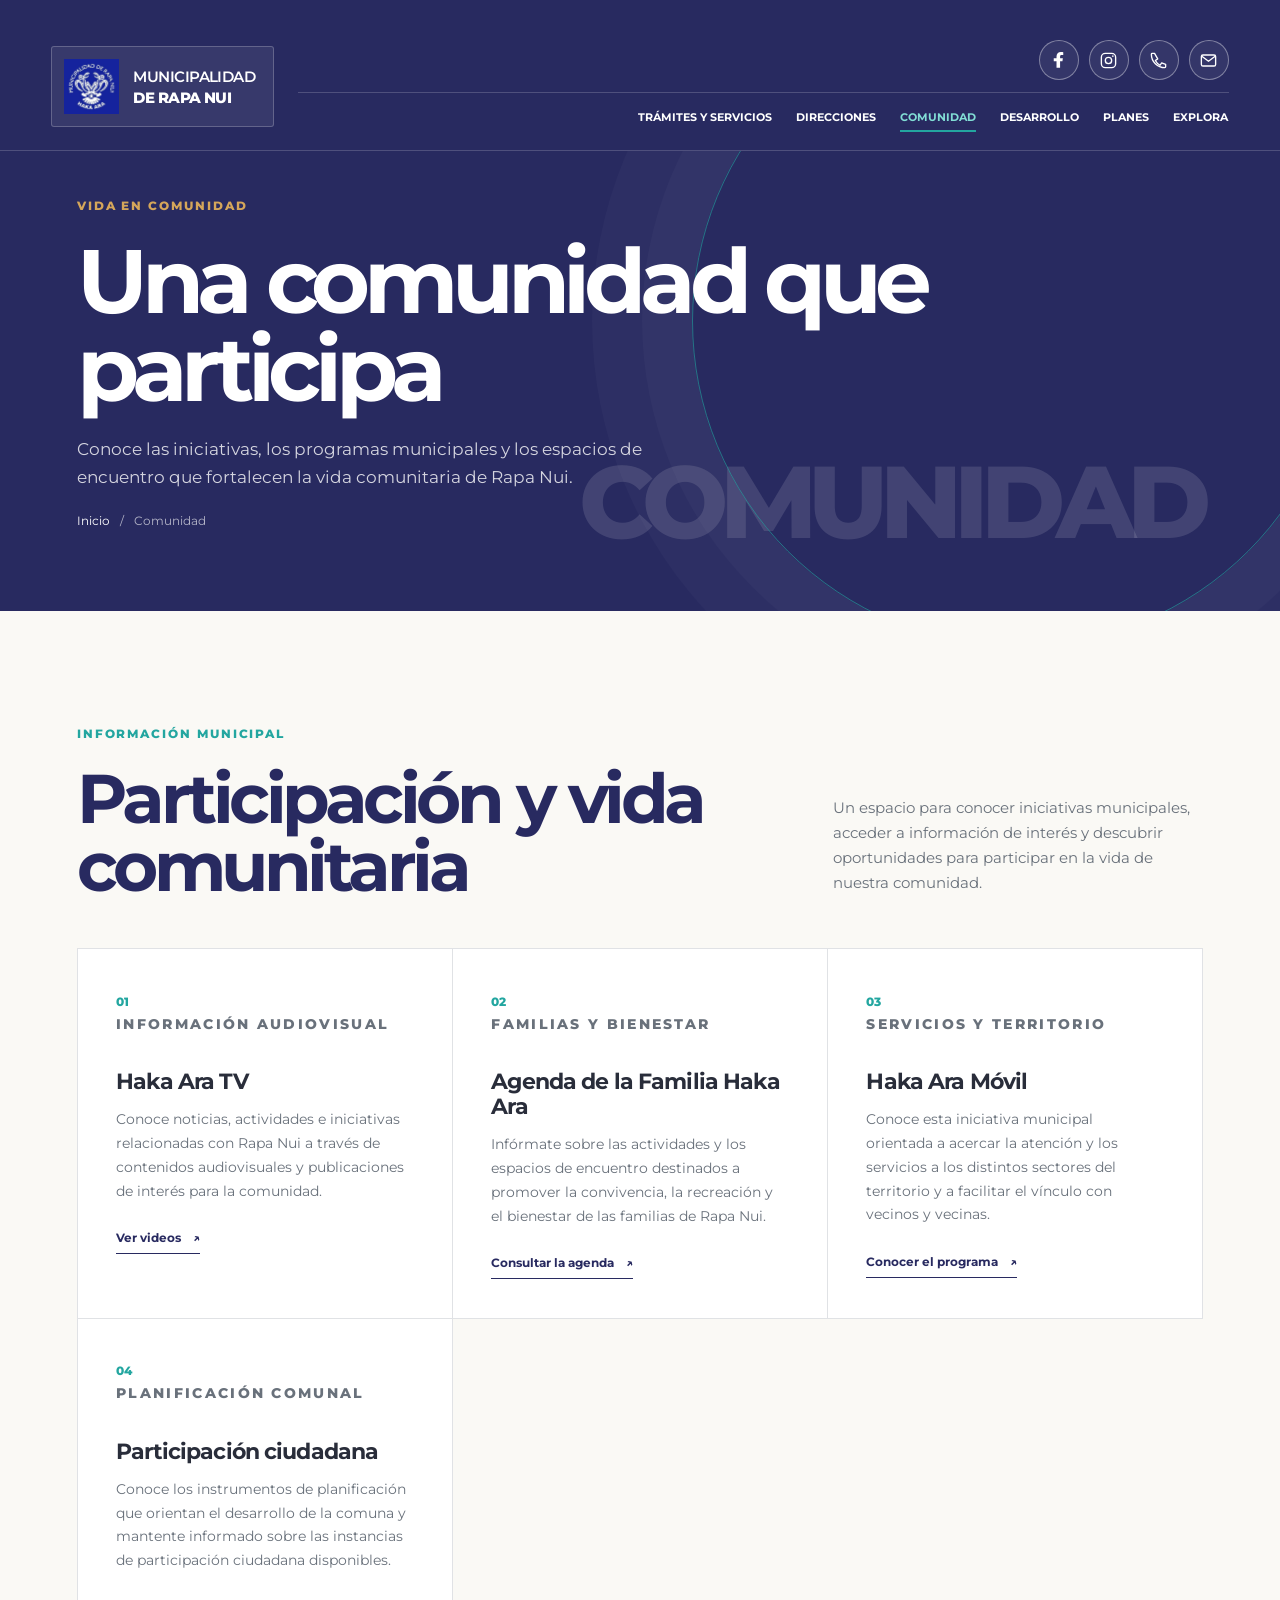
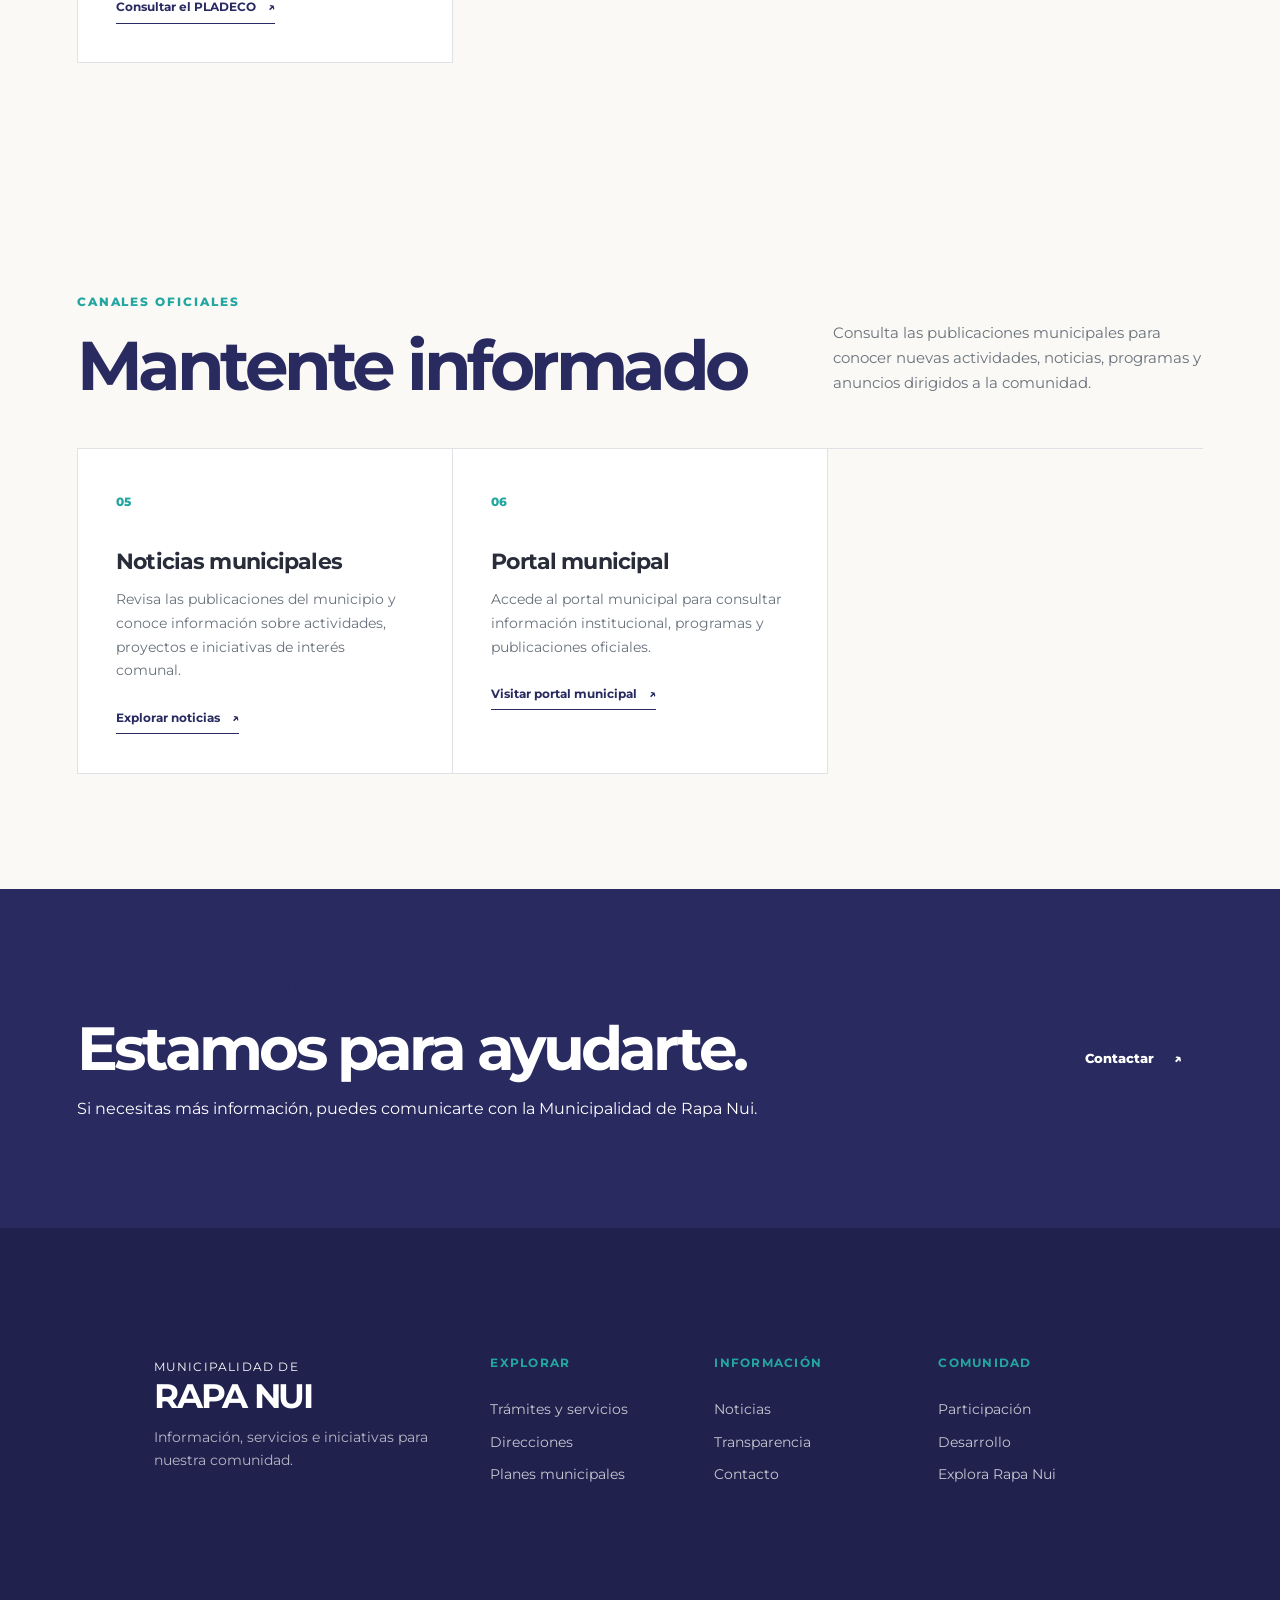
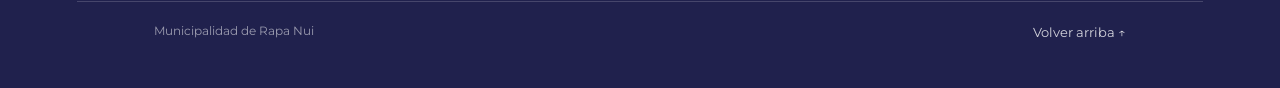
<file: comunidad.html>
<!doctype html>
<html lang="es">
<head>
  <meta charset="utf-8">
  <meta name="viewport" content="width=device-width, initial-scale=1">
  <meta name="theme-color" content="#282A60">
  <meta name="description" content="Conoce los programas municipales, Haka Ara TV, las actividades familiares y las iniciativas de participación ciudadana de Rapa Nui.">
  <title>Comunidad | Municipalidad de Rapa Nui</title>

  <link rel="preconnect" href="https://fonts.googleapis.com">
  <link rel="preconnect" href="https://fonts.gstatic.com" crossorigin>
  <link href="https://fonts.googleapis.com/css2?family=Montserrat:wght@400;500;600;700;800&display=swap" rel="stylesheet">
  <link rel="stylesheet" href="styles.css">
  <script src="script.js" defer></script>
</head>

<body id="top">

<a class="skip-link" href="#contenido">Saltar al contenido</a>

<header class="site-header">
  <div class="header-topline" aria-hidden="true"></div>

  <div class="header-inner">
    <a class="brand" href="index.html" aria-label="Municipalidad de Rapa Nui, inicio">
      <img
        class="brand-logo"
        src="logo-municipalidad.jpeg"
        alt="Escudo oficial de la Municipalidad de Rapa Nui, Haka Ara">
      <span class="brand-name">Municipalidad <strong>de Rapa Nui</strong></span>
    </a>

    <div class="header-tools" aria-label="Redes sociales y contacto">
      <a class="icon-link" href="https://www.facebook.com/MuniRapaNui" target="_blank" rel="noopener noreferrer" aria-label="Facebook de la Municipalidad" title="Facebook">
        <svg viewBox="0 0 24 24" aria-hidden="true">
          <path d="M14 21v-8h3l.5-4H14V7c0-1.2.4-2 2-2h2V1.5C17.3 1.3 16.2 1.2 15 1.2c-3.5 0-5.5 2.1-5.5 5.9V9H6v4h3.5v8z" fill="currentColor" stroke="none"/>
        </svg>
      </a>
      <a class="icon-link" href="https://www.instagram.com/haretavana/" target="_blank" rel="noopener noreferrer" aria-label="Instagram de la Municipalidad" title="Instagram">
        <svg viewBox="0 0 24 24" aria-hidden="true">
          <rect x="3" y="3" width="18" height="18" rx="5"/>
          <circle cx="12" cy="12" r="4"/>
          <circle cx="17.5" cy="6.5" r="1" fill="currentColor" stroke="none"/>
        </svg>
      </a>
      <a class="icon-link" href="tel:+56322100226" aria-label="Llamar a la Municipalidad" title="Teléfono: (32) 210 0226">
        <svg viewBox="0 0 24 24" aria-hidden="true">
          <path d="M7 3H4a1 1 0 0 0-1 1c0 9.4 7.6 17 17 17a1 1 0 0 0 1-1v-3l-5-2-2 3a14 14 0 0 1-6-6l3-2z"/>
        </svg>
      </a>
      <a class="icon-link" href="mailto:iorana@rapanui.net" aria-label="Enviar correo a la Municipalidad" title="Correo: iorana@rapanui.net">
        <svg viewBox="0 0 24 24" aria-hidden="true">
          <rect x="3" y="5" width="18" height="14" rx="2"/>
          <path d="m4 7 8 6 8-6"/>
        </svg>
      </a>
    </div>

    <button class="menu-toggle" type="button" aria-expanded="false" aria-controls="menu-principal">
      <span class="menu-toggle-lines" aria-hidden="true"></span>
      <span class="menu-toggle-label">Menú</span>
    </button>

    <nav class="main-nav" id="menu-principal" aria-label="Navegación principal">
      <a href="tramites.html">Trámites y servicios</a>
      <a href="direcciones.html">Direcciones</a>
      <a href="comunidad.html" aria-current="page">Comunidad</a>
      <a href="desarrollo.html">Desarrollo</a>
      <a href="planes.html">Planes</a>
      <a href="explora.html">Explora</a>
    </nav>
  </div>
</header>

<main id="contenido">

  <section class="interior-hero">
    <div class="interior-hero-inner reveal">
      <p class="eyebrow">VIDA EN COMUNIDAD</p>
      <h1>Una comunidad que participa</h1>
      <p class="interior-lead">
        Conoce las iniciativas, los programas municipales y los
        espacios de encuentro que fortalecen la vida comunitaria
        de Rapa Nui.
      </p>
      <div class="breadcrumb">
        <a href="index.html">Inicio</a>
        <span aria-hidden="true">/</span>
        <span aria-current="page">Comunidad</span>
      </div>
    </div>
    <div class="interior-mark" aria-hidden="true">
      <span>COMUNIDAD</span>
    </div>
  </section>

  <!-- PROGRAMAS E INICIATIVAS -->
  <section class="section interior-section">
    <div class="section-heading reveal">
      <div>
        <p class="eyebrow">Información municipal</p>
        <h2>Participación y vida comunitaria</h2>
      </div>
      <p>
        Un espacio para conocer iniciativas municipales, acceder
        a información de interés y descubrir oportunidades para
        participar en la vida de nuestra comunidad.
      </p>
    </div>

    <div class="detail-grid">

      <article class="detail-card reveal">
        <span class="detail-index">01</span>
        <p class="eyebrow">Información audiovisual</p>
        <h2>Haka Ara TV</h2>
        <p>
          Conoce noticias, actividades e iniciativas relacionadas
          con Rapa Nui a través de contenidos audiovisuales y
          publicaciones de interés para la comunidad.
        </p>
        <a class="text-link" href="https://www.youtube.com/playlist?list=PLPRiv_yhcBK5-3xzPZp5t1J4JGxhwiCga" target="_blank" rel="noopener noreferrer">
          Ver videos <span aria-hidden="true">↗</span>
        </a>
      </article>

      <article class="detail-card reveal">
        <span class="detail-index">02</span>
        <p class="eyebrow">Familias y bienestar</p>
        <h2>Agenda de la Familia Haka Ara</h2>
        <p>
          Infórmate sobre las actividades y los espacios de
          encuentro destinados a promover la convivencia,
          la recreación y el bienestar de las familias de Rapa Nui.
        </p>
        <a class="text-link" href="https://rapanui.net/noticias/agenda-de-la-familia-2026-id-23108" target="_blank" rel="noopener noreferrer">
          Consultar la agenda <span aria-hidden="true">↗</span>
        </a>
      </article>

      <article class="detail-card reveal">
        <span class="detail-index">03</span>
        <p class="eyebrow">Servicios y territorio</p>
        <h2>Haka Ara Móvil</h2>
        <p>
          Conoce esta iniciativa municipal orientada a acercar
          la atención y los servicios a los distintos sectores
          del territorio y a facilitar el vínculo con vecinos
          y vecinas.
        </p>
        <a class="text-link" href="https://www.rapanui.net/secciones/8431" target="_blank" rel="noopener noreferrer">
          Conocer el programa <span aria-hidden="true">↗</span>
        </a>
      </article>

      <article class="detail-card reveal">
        <span class="detail-index">04</span>
        <p class="eyebrow">Planificación comunal</p>
        <h2>Participación ciudadana</h2>
        <p>
          Conoce los instrumentos de planificación que orientan
          el desarrollo de la comuna y mantente informado sobre
          las instancias de participación ciudadana disponibles.
        </p>
        <a class="text-link" href="https://municipalidadderapanui.ligup2.com/secciones/8115" target="_blank" rel="noopener noreferrer">
          Consultar el PLADECO <span aria-hidden="true">↗</span>
        </a>
      </article>

    </div>
  </section>

  <!-- CANALES OFICIALES -->
  <section class="section interior-section">
    <div class="section-heading reveal">
      <div>
        <p class="eyebrow">Canales oficiales</p>
        <h2>Mantente informado</h2>
      </div>
      <p>
        Consulta las publicaciones municipales para conocer
        nuevas actividades, noticias, programas y anuncios
        dirigidos a la comunidad.
      </p>
    </div>

    <div class="detail-grid">
      <article class="detail-card reveal">
        <span class="detail-index">05</span>
        <h2>Noticias municipales</h2>
        <p>
          Revisa las publicaciones del municipio y conoce
          información sobre actividades, proyectos e iniciativas
          de interés comunal.
        </p>
        <a class="text-link" href="noticias.html">
          Explorar noticias <span aria-hidden="true">↗</span>
        </a>
      </article>

      <article class="detail-card reveal">
        <span class="detail-index">06</span>
        <h2>Portal municipal</h2>
        <p>
          Accede al portal municipal para consultar información
          institucional, programas y publicaciones oficiales.
        </p>
        <a class="text-link" href="https://rapanui.net/" target="_blank" rel="noopener noreferrer">
          Visitar portal municipal <span aria-hidden="true">↗</span>
        </a>
      </article>
    </div>
  </section>

  <!-- CONTACTO -->
  <section class="contact-band reveal">
    <div>
      <p class="eyebrow">¿Necesitas orientación?</p>
      <h2>Estamos para ayudarte.</h2>
      <p>
        Si necesitas más información, puedes comunicarte
        con la Municipalidad de Rapa Nui.
      </p>
    </div>
    <a class="button button-dark" href="contacto.html">
      Contactar <span aria-hidden="true">↗</span>
    </a>
  </section>

</main>

<footer class="site-footer">
  <div class="footer-main">
    <div class="footer-brand">
      <span class="footer-kicker">Municipalidad de</span>
      <strong>Rapa Nui</strong>
      <p>Información, servicios e iniciativas para nuestra comunidad.</p>
    </div>

    <div class="footer-column">
      <h2>Explorar</h2>
      <a href="tramites.html">Trámites y servicios</a>
      <a href="direcciones.html">Direcciones</a>
      <a href="planes.html">Planes municipales</a>
    </div>

    <div class="footer-column">
      <h2>Información</h2>
      <a href="noticias.html">Noticias</a>
      <a href="transparencia.html">Transparencia</a>
      <a href="contacto.html">Contacto</a>
    </div>

    <div class="footer-column">
      <h2>Comunidad</h2>
      <a href="comunidad.html">Participación</a>
      <a href="desarrollo.html">Desarrollo</a>
      <a href="explora.html">Explora Rapa Nui</a>
    </div>
  </div>

  <div class="footer-bottom">
    <span>Municipalidad de Rapa Nui</span>
    <a href="#top">Volver arriba ↑</a>
  </div>
</footer>

</body>
</html>
</file>
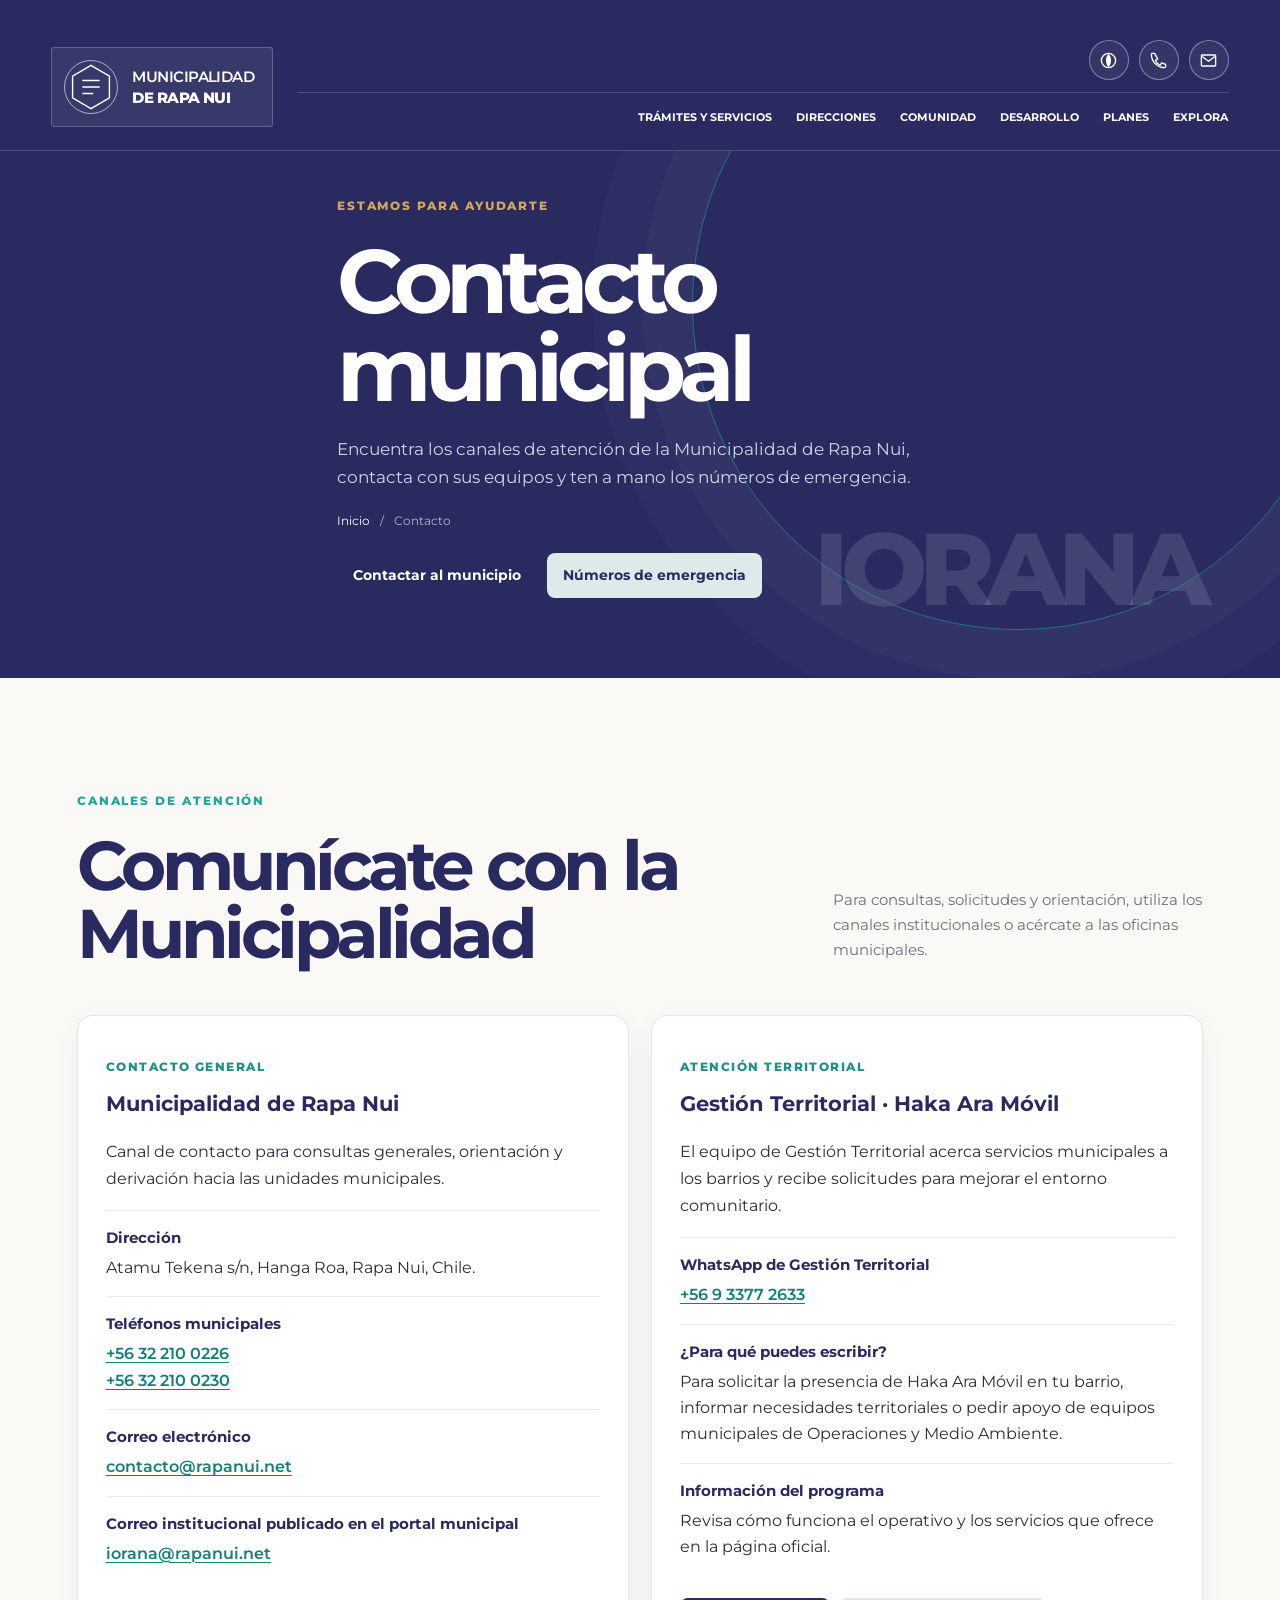
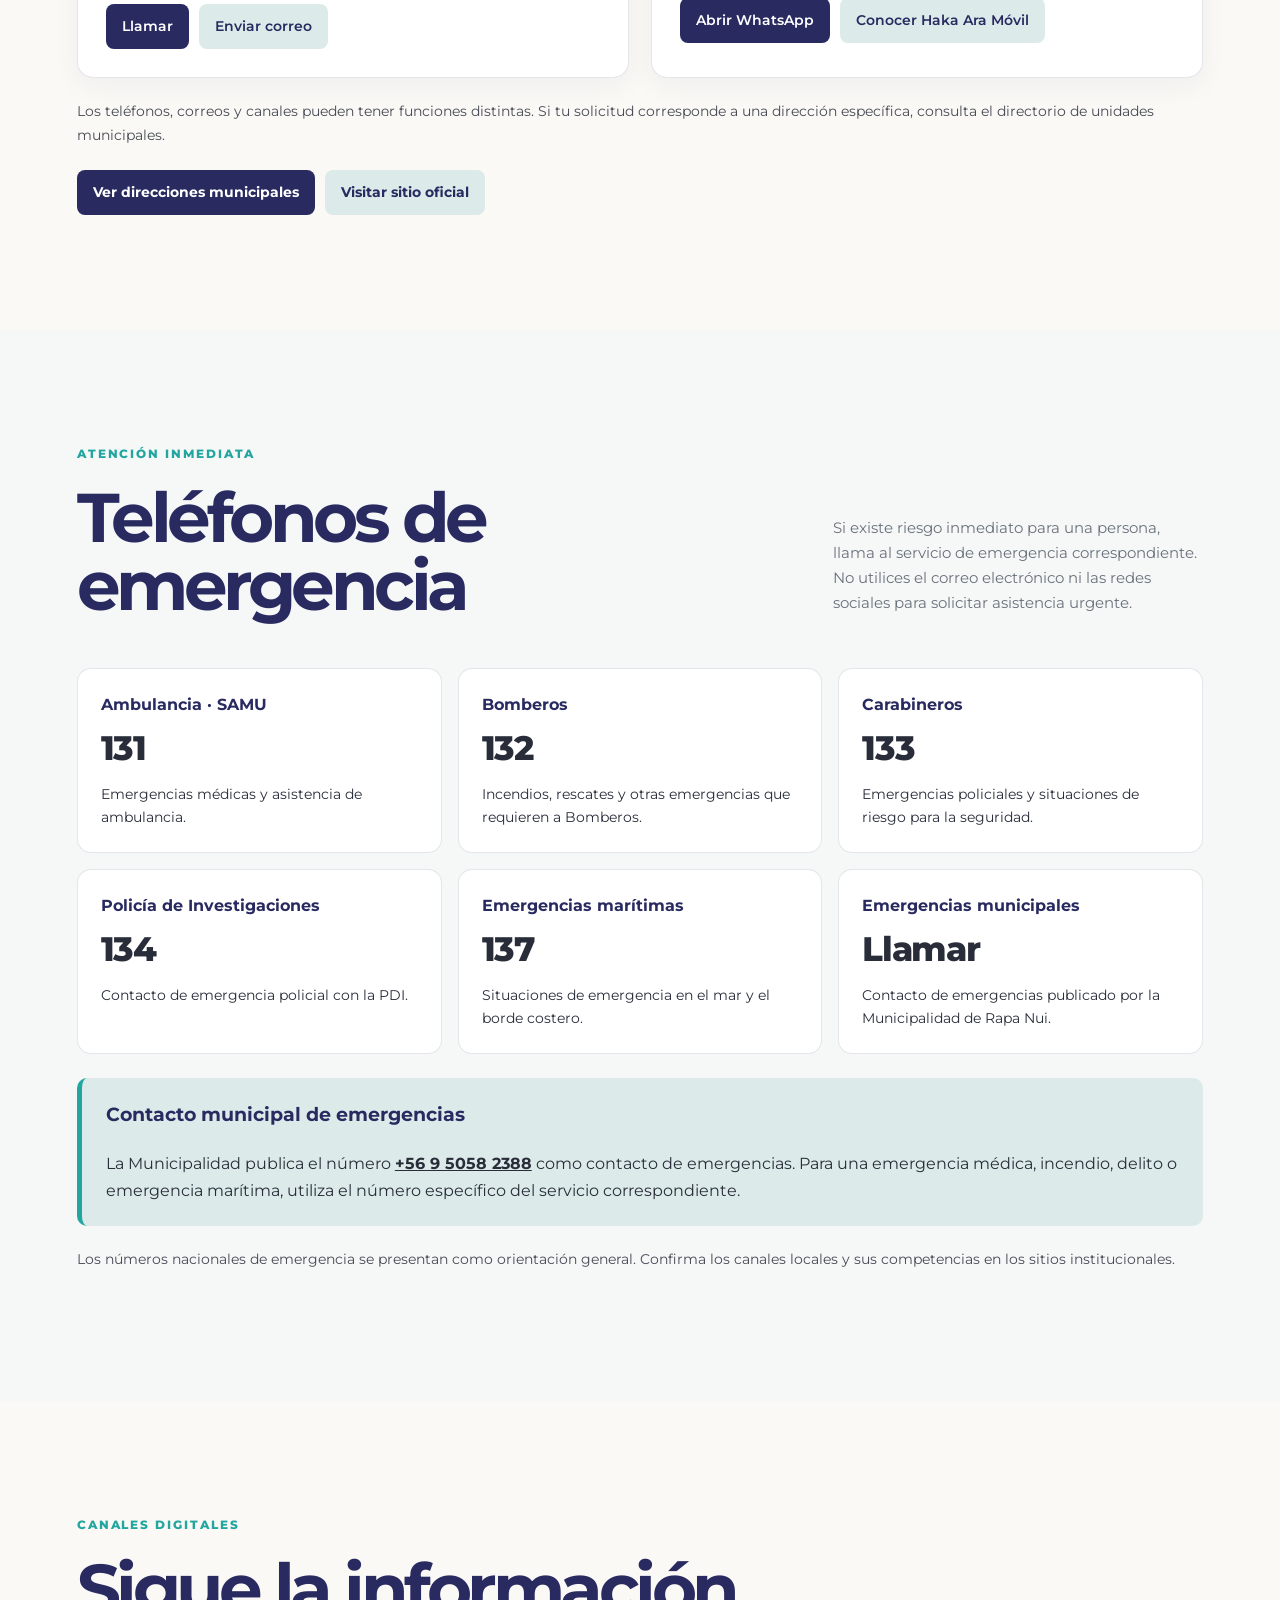
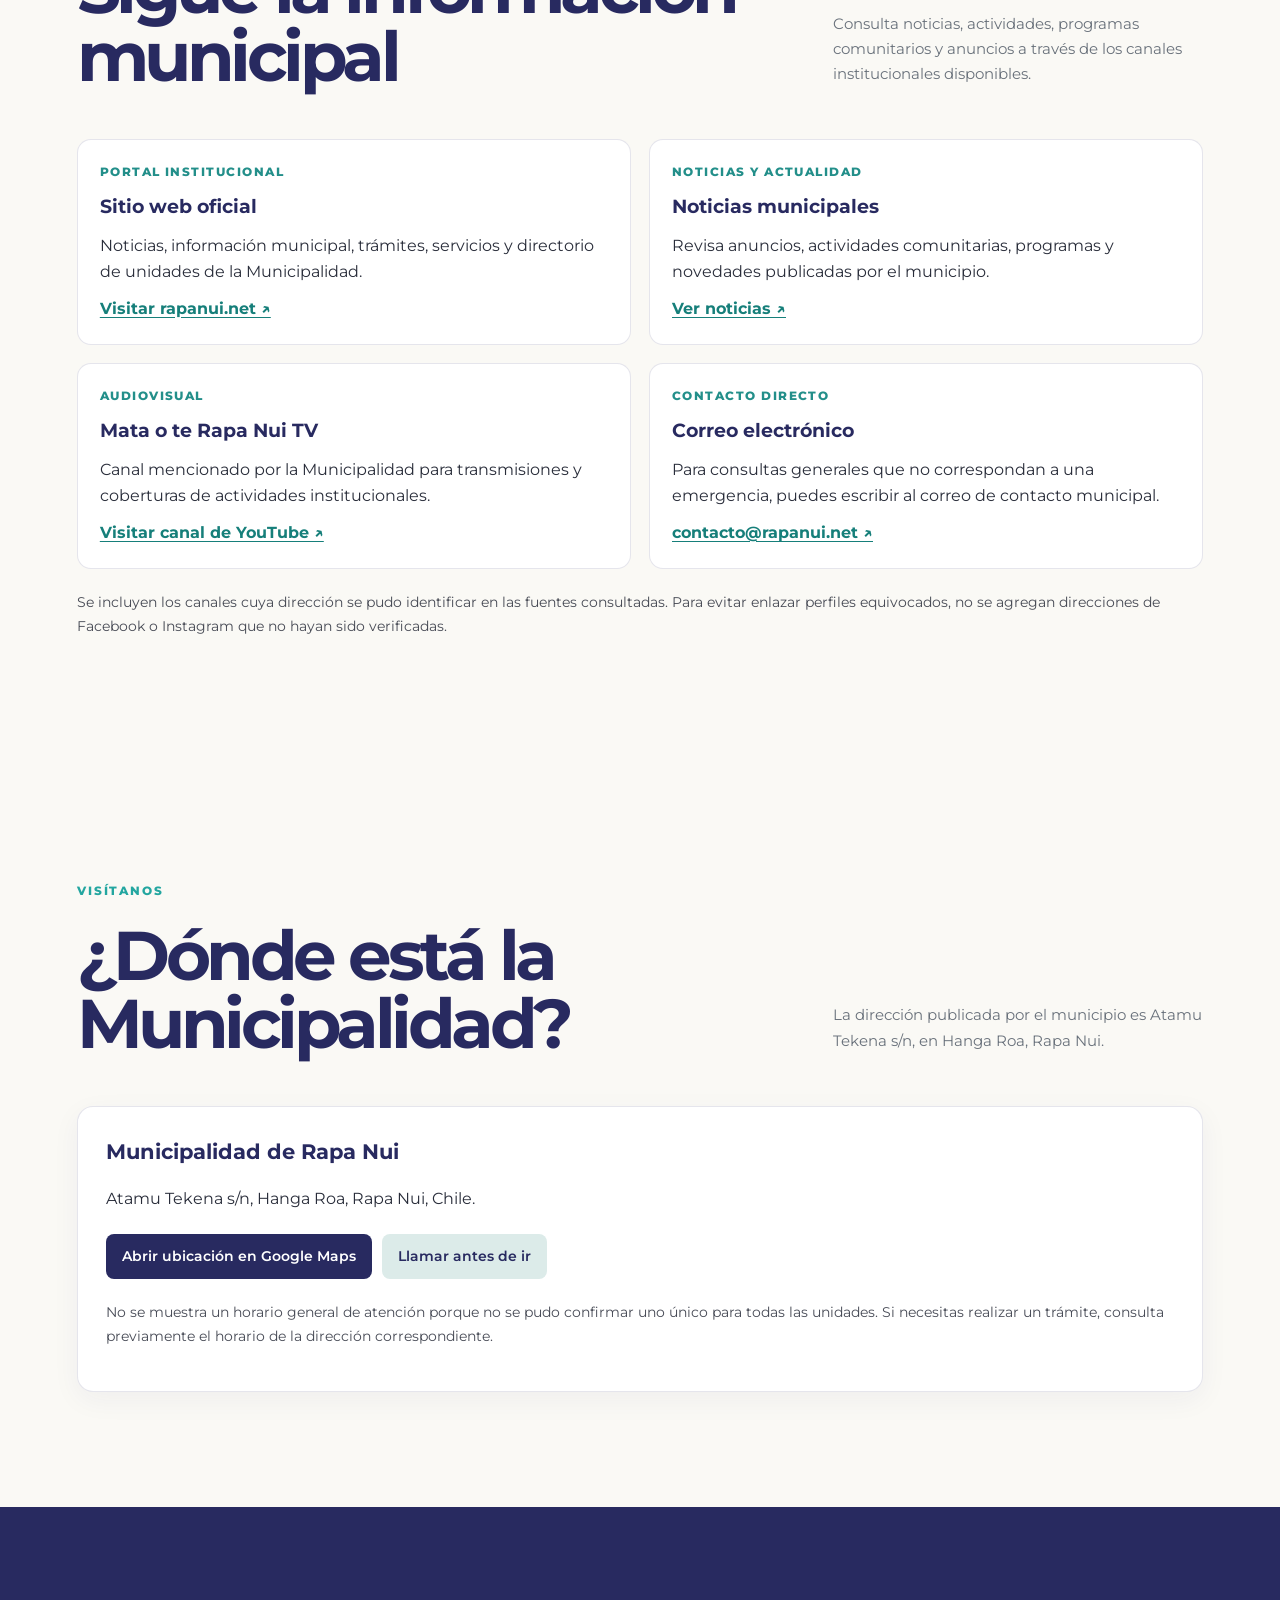
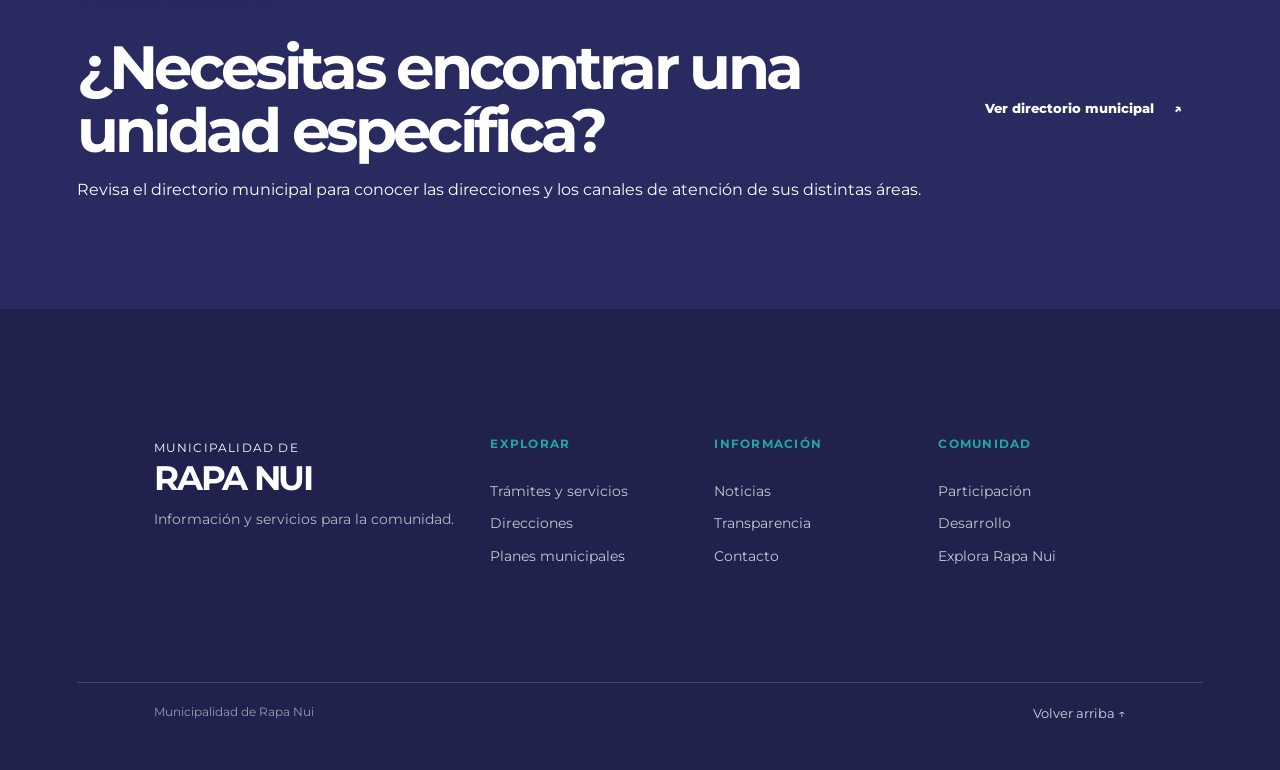
<file: contacto.html>
<!doctype html>
<html lang="es">
<head>
  <meta charset="utf-8">
  <meta name="viewport" content="width=device-width, initial-scale=1">
  <meta name="theme-color" content="#282A60">
  <meta name="description" content="Contacta a la Municipalidad de Rapa Nui. Información municipal, teléfonos, correos, emergencias y redes oficiales.">
  <title>Contacto | Municipalidad de Rapa Nui</title>

  <link rel="preconnect" href="https://fonts.googleapis.com">
  <link rel="preconnect" href="https://fonts.gstatic.com" crossorigin>
  <link href="https://fonts.googleapis.com/css2?family=Montserrat:wght@400;500;600;700;800&display=swap" rel="stylesheet">
  <link rel="stylesheet" href="styles.css">
  <script src="script.js" defer></script>

  <style>
    .contact-intro {
      max-width: 760px;
    }

    .contact-main-grid {
      display: grid;
      grid-template-columns: repeat(2, minmax(0, 1fr));
      gap: 22px;
      margin-top: 34px;
    }

    .contact-panel {
      background: #fff;
      border: 1px solid rgba(40, 42, 96, .12);
      border-radius: 16px;
      padding: 28px;
      box-shadow: 0 8px 28px rgba(40, 42, 96, .05);
      min-width: 0;
    }

    .contact-panel h2 {
      color: #282A60;
      font-size: 1.3rem;
      margin: 0 0 12px;
    }

    .contact-panel > p {
      line-height: 1.7;
    }

    .contact-label {
      color: #238f8a;
      font-size: .76rem;
      font-weight: 800;
      letter-spacing: .12em;
      margin-bottom: 10px;
      text-transform: uppercase;
    }

    .contact-detail {
      border-top: 1px solid #e7ecec;
      padding: 15px 0;
    }

    .contact-detail:first-of-type {
      margin-top: 18px;
    }

    .contact-detail strong {
      color: #282A60;
      display: block;
      font-size: .91rem;
      margin-bottom: 5px;
    }

    .contact-detail p {
      margin: 0;
      line-height: 1.65;
      overflow-wrap: anywhere;
    }

    .contact-detail a,
    .contact-panel a:not(.button) {
      color: #167f7a;
      font-weight: 600;
      text-decoration-thickness: 1px;
      text-underline-offset: 3px;
      overflow-wrap: anywhere;
    }

    .contact-actions {
      display: flex;
      flex-wrap: wrap;
      gap: 10px;
      margin-top: 22px;
    }

    .contact-actions a {
      display: inline-flex;
      align-items: center;
      justify-content: center;
      min-height: 44px;
      border-radius: 8px;
      padding: 11px 16px;
      font-size: .88rem;
      font-weight: 700;
      text-decoration: none;
    }

    .contact-action-primary {
      background: #282A60;
      color: white !important;
    }

    .contact-action-secondary {
      background: #DCEBE9;
      color: #282A60 !important;
    }

    .emergency-section {
      background: #f6f8f8;
    }

    .emergency-grid {
      display: grid;
      grid-template-columns: repeat(3, minmax(0, 1fr));
      gap: 16px;
      margin-top: 28px;
    }

    .emergency-card {
      background: white;
      border: 1px solid rgba(40, 42, 96, .12);
      border-radius: 14px;
      padding: 23px;
    }

    .emergency-number {
      color: #282A60;
      display: block;
      font-size: 2.1rem;
      font-weight: 800;
      letter-spacing: -.04em;
      line-height: 1.2;
      margin: 10px 0;
    }

    .emergency-card h3 {
      margin: 0;
      color: #282A60;
      font-size: 1rem;
    }

    .emergency-card p {
      font-size: .9rem;
      line-height: 1.6;
      margin-bottom: 0;
    }

    .emergency-card a {
      color: inherit;
      text-decoration: none;
    }

    .municipal-emergency {
      border-left: 5px solid #23A6A0;
      background: #DCEBE9;
      border-radius: 10px;
      margin-top: 24px;
      padding: 22px 24px;
    }

    .municipal-emergency h3 {
      color: #282A60;
      margin-top: 0;
    }

    .municipal-emergency p {
      line-height: 1.7;
      margin-bottom: 0;
    }

    .social-grid {
      display: grid;
      grid-template-columns: repeat(2, minmax(0, 1fr));
      gap: 18px;
      margin-top: 28px;
    }

    .social-card {
      border: 1px solid rgba(40, 42, 96, .12);
      border-radius: 14px;
      padding: 22px;
      display: flex;
      flex-direction: column;
      gap: 10px;
      background: white;
    }

    .social-card h3 {
      color: #282A60;
      margin: 0;
    }

    .social-card p {
      line-height: 1.65;
      margin: 0;
    }

    .social-card a {
      color: #167f7a;
      font-weight: 700;
      text-underline-offset: 3px;
    }

    .contact-note {
      font-size: .88rem;
      line-height: 1.7;
      opacity: .85;
      margin-top: 22px;
    }

    .contact-map {
      border: 0;
      border-radius: 14px;
      width: 100%;
      min-height: 300px;
      margin-top: 20px;
    }

    @media (max-width: 760px) {
      .contact-main-grid,
      .emergency-grid,
      .social-grid {
        grid-template-columns: 1fr;
      }

      .contact-panel {
        padding: 22px;
      }

      .emergency-number {
        font-size: 1.9rem;
      }
    }
  </style>
</head>

<body id="top">

<a class="skip-link" href="#contenido">Saltar al contenido</a>

<header class="site-header">
  <div class="header-topline" aria-hidden="true"></div>

  <div class="header-inner">
    <a class="brand" href="index.html" aria-label="Municipalidad de Rapa Nui, inicio">
      <span class="brand-mark" aria-hidden="true">
        <svg viewBox="0 0 48 48">
          <path d="M24 4 41 14v20L24 44 7 34V14z"/>
          <path d="M16 18h16M16 24h16M16 30h10"/>
        </svg>
      </span>
      <span class="brand-name">Municipalidad <strong>de Rapa Nui</strong></span>
    </a>

    <div class="header-tools" aria-label="Accesos de contacto">
      <a class="icon-link" href="https://rapanui.net/home" aria-label="Sitio web municipal">
        <svg viewBox="0 0 24 24" aria-hidden="true">
          <circle cx="12" cy="12" r="9"/>
          <path d="M3 12h18M12 3a14 14 0 0 1 0 18M12 3a14 14 0 0 0 0 18"/>
        </svg>
      </a>
      <a class="icon-link" href="tel:+56322100226" aria-label="Llamar a la Municipalidad">
        <svg viewBox="0 0 24 24" aria-hidden="true">
          <path d="M7 3H4a1 1 0 0 0-1 1c0 9.4 7.6 17 17 17a1 1 0 0 0 1-1v-3l-5-2-2 3a14 14 0 0 1-6-6l3-2z"/>
        </svg>
      </a>
      <a class="icon-link" href="mailto:contacto@rapanui.net" aria-label="Enviar correo electrónico">
        <svg viewBox="0 0 24 24" aria-hidden="true">
          <rect x="3" y="5" width="18" height="14" rx="1"/>
          <path d="m4 7 8 6 8-6"/>
        </svg>
      </a>
    </div>

    <button class="menu-toggle" type="button" aria-expanded="false" aria-controls="menu-principal">
      <span class="menu-toggle-lines" aria-hidden="true"></span>
      <span class="menu-toggle-label">Menú</span>
    </button>

    <nav class="main-nav" id="menu-principal" aria-label="Navegación principal">
      <a href="tramites.html">Trámites y servicios</a>
      <a href="direcciones.html">Direcciones</a>
      <a href="comunidad.html">Comunidad</a>
      <a href="desarrollo.html">Desarrollo</a>
      <a href="planes.html">Planes</a>
      <a href="explora.html">Explora</a>
    </nav>
  </div>
</header>

<main id="contenido">

  <section class="interior-hero">
    <div class="interior-hero-inner reveal contact-intro">
      <p class="eyebrow">ESTAMOS PARA AYUDARTE</p>
      <h1>Contacto municipal</h1>
      <p class="interior-lead">
        Encuentra los canales de atención de la Municipalidad de Rapa Nui,
        contacta con sus equipos y ten a mano los números de emergencia.
      </p>
      <div class="breadcrumb">
        <a href="index.html">Inicio</a>
        <span aria-hidden="true">/</span>
        <span aria-current="page">Contacto</span>
      </div>
      <div class="contact-actions">
        <a class="contact-action-primary" href="#contacto-municipal">Contactar al municipio</a>
        <a class="contact-action-secondary" href="#emergencias">Números de emergencia</a>
      </div>
    </div>
    <div class="interior-mark" aria-hidden="true">
      <span>IORANA</span>
    </div>
  </section>

  <section class="section interior-section" id="contacto-municipal">
    <div class="section-heading reveal">
      <div>
        <p class="eyebrow">CANALES DE ATENCIÓN</p>
        <h2>Comunícate con la Municipalidad</h2>
      </div>
      <p>
        Para consultas, solicitudes y orientación, utiliza los canales
        institucionales o acércate a las oficinas municipales.
      </p>
    </div>

    <div class="contact-main-grid">

      <article class="contact-panel reveal">
        <p class="contact-label">Contacto general</p>
        <h2>Municipalidad de Rapa Nui</h2>
        <p>
          Canal de contacto para consultas generales, orientación y
          derivación hacia las unidades municipales.
        </p>

        <div class="contact-detail">
          <strong>Dirección</strong>
          <p>Atamu Tekena s/n, Hanga Roa, Rapa Nui, Chile.</p>
        </div>

        <div class="contact-detail">
          <strong>Teléfonos municipales</strong>
          <p>
            <a href="tel:+56322100226">+56 32 210 0226</a><br>
            <a href="tel:+56322100230">+56 32 210 0230</a>
          </p>
        </div>

        <div class="contact-detail">
          <strong>Correo electrónico</strong>
          <p>
            <a href="mailto:contacto@rapanui.net">contacto@rapanui.net</a>
          </p>
        </div>

        <div class="contact-detail">
          <strong>Correo institucional publicado en el portal municipal</strong>
          <p>
            <a href="mailto:iorana@rapanui.net">iorana@rapanui.net</a>
          </p>
        </div>

        <div class="contact-actions">
          <a class="contact-action-primary" href="tel:+56322100226">Llamar</a>
          <a class="contact-action-secondary" href="mailto:contacto@rapanui.net">Enviar correo</a>
        </div>
      </article>

      <article class="contact-panel reveal">
        <p class="contact-label">Atención territorial</p>
        <h2>Gestión Territorial · Haka Ara Móvil</h2>
        <p>
          El equipo de Gestión Territorial acerca servicios municipales
          a los barrios y recibe solicitudes para mejorar el entorno comunitario.
        </p>

        <div class="contact-detail">
          <strong>WhatsApp de Gestión Territorial</strong>
          <p>
            <a href="https://wa.me/56933772633" target="_blank" rel="noopener noreferrer">
              +56 9 3377 2633
            </a>
          </p>
        </div>

        <div class="contact-detail">
          <strong>¿Para qué puedes escribir?</strong>
          <p>
            Para solicitar la presencia de Haka Ara Móvil en tu barrio,
            informar necesidades territoriales o pedir apoyo de equipos
            municipales de Operaciones y Medio Ambiente.
          </p>
        </div>

        <div class="contact-detail">
          <strong>Información del programa</strong>
          <p>
            Revisa cómo funciona el operativo y los servicios que ofrece
            en la página oficial.
          </p>
        </div>

        <div class="contact-actions">
          <a class="contact-action-primary" href="https://wa.me/56933772633" target="_blank" rel="noopener noreferrer">
            Abrir WhatsApp
          </a>
          <a class="contact-action-secondary" href="https://www.rapanui.net/secciones/8431" target="_blank" rel="noopener noreferrer">
            Conocer Haka Ara Móvil
          </a>
        </div>
      </article>

    </div>

    <p class="contact-note">
      Los teléfonos, correos y canales pueden tener funciones distintas.
      Si tu solicitud corresponde a una dirección específica, consulta
      el directorio de unidades municipales.
    </p>

    <div class="contact-actions reveal">
      <a class="contact-action-primary" href="direcciones.html">Ver direcciones municipales</a>
      <a class="contact-action-secondary" href="https://rapanui.net/home" target="_blank" rel="noopener noreferrer">
        Visitar sitio oficial
      </a>
    </div>
  </section>

  <section class="section interior-section emergency-section" id="emergencias">
    <div class="section-heading reveal">
      <div>
        <p class="eyebrow">ATENCIÓN INMEDIATA</p>
        <h2>Teléfonos de emergencia</h2>
      </div>
      <p>
        Si existe riesgo inmediato para una persona, llama al servicio
        de emergencia correspondiente. No utilices el correo electrónico
        ni las redes sociales para solicitar asistencia urgente.
      </p>
    </div>

    <div class="emergency-grid">

      <article class="emergency-card reveal">
        <h3>Ambulancia · SAMU</h3>
        <a class="emergency-number" href="tel:131">131</a>
        <p>Emergencias médicas y asistencia de ambulancia.</p>
      </article>

      <article class="emergency-card reveal">
        <h3>Bomberos</h3>
        <a class="emergency-number" href="tel:132">132</a>
        <p>Incendios, rescates y otras emergencias que requieren a Bomberos.</p>
      </article>

      <article class="emergency-card reveal">
        <h3>Carabineros</h3>
        <a class="emergency-number" href="tel:133">133</a>
        <p>Emergencias policiales y situaciones de riesgo para la seguridad.</p>
      </article>

      <article class="emergency-card reveal">
        <h3>Policía de Investigaciones</h3>
        <a class="emergency-number" href="tel:134">134</a>
        <p>Contacto de emergencia policial con la PDI.</p>
      </article>

      <article class="emergency-card reveal">
        <h3>Emergencias marítimas</h3>
        <a class="emergency-number" href="tel:137">137</a>
        <p>Situaciones de emergencia en el mar y el borde costero.</p>
      </article>

      <article class="emergency-card reveal">
        <h3>Emergencias municipales</h3>
        <a class="emergency-number" href="tel:+56950582388">Llamar</a>
        <p>Contacto de emergencias publicado por la Municipalidad de Rapa Nui.</p>
      </article>

    </div>

    <div class="municipal-emergency reveal">
      <h3>Contacto municipal de emergencias</h3>
      <p>
        La Municipalidad publica el número
        <strong><a href="tel:+56950582388">+56 9 5058 2388</a></strong>
        como contacto de emergencias. Para una emergencia médica, incendio,
        delito o emergencia marítima, utiliza el número específico del servicio
        correspondiente.
      </p>
    </div>

    <p class="contact-note">
      Los números nacionales de emergencia se presentan como orientación general.
      Confirma los canales locales y sus competencias en los sitios institucionales.
    </p>
  </section>

  <section class="section interior-section" id="redes">
    <div class="section-heading reveal">
      <div>
        <p class="eyebrow">CANALES DIGITALES</p>
        <h2>Sigue la información municipal</h2>
      </div>
      <p>
        Consulta noticias, actividades, programas comunitarios y anuncios
        a través de los canales institucionales disponibles.
      </p>
    </div>

    <div class="social-grid">

      <article class="social-card reveal">
        <p class="contact-label">Portal institucional</p>
        <h3>Sitio web oficial</h3>
        <p>
          Noticias, información municipal, trámites, servicios y directorio
          de unidades de la Municipalidad.
        </p>
        <a href="https://rapanui.net/home" target="_blank" rel="noopener noreferrer">
          Visitar rapanui.net ↗
        </a>
      </article>

      <article class="social-card reveal">
        <p class="contact-label">Noticias y actualidad</p>
        <h3>Noticias municipales</h3>
        <p>
          Revisa anuncios, actividades comunitarias, programas y novedades
          publicadas por el municipio.
        </p>
        <a href="https://rapanui.net/noticias" target="_blank" rel="noopener noreferrer">
          Ver noticias ↗
        </a>
      </article>

      <article class="social-card reveal">
        <p class="contact-label">Audiovisual</p>
        <h3>Mata o te Rapa Nui TV</h3>
        <p>
          Canal mencionado por la Municipalidad para transmisiones y
          coberturas de actividades institucionales.
        </p>
        <a href="https://www.youtube.com/@mataoterapanuitv" target="_blank" rel="noopener noreferrer">
          Visitar canal de YouTube ↗
        </a>
      </article>

      <article class="social-card reveal">
        <p class="contact-label">Contacto directo</p>
        <h3>Correo electrónico</h3>
        <p>
          Para consultas generales que no correspondan a una emergencia,
          puedes escribir al correo de contacto municipal.
        </p>
        <a href="mailto:contacto@rapanui.net">
          contacto@rapanui.net ↗
        </a>
      </article>

    </div>

    <p class="contact-note">
      Se incluyen los canales cuya dirección se pudo identificar en las fuentes
      consultadas. Para evitar enlazar perfiles equivocados, no se agregan
      direcciones de Facebook o Instagram que no hayan sido verificadas.
    </p>
  </section>

  <section class="section interior-section" id="ubicacion">
    <div class="section-heading reveal">
      <div>
        <p class="eyebrow">VISÍTANOS</p>
        <h2>¿Dónde está la Municipalidad?</h2>
      </div>
      <p>
        La dirección publicada por el municipio es Atamu Tekena s/n,
        en Hanga Roa, Rapa Nui.
      </p>
    </div>

    <div class="contact-panel reveal">
      <h2>Municipalidad de Rapa Nui</h2>
      <p>
        Atamu Tekena s/n, Hanga Roa, Rapa Nui, Chile.
      </p>
      <div class="contact-actions">
        <a class="contact-action-primary"
           href="https://www.google.com/maps/search/?api=1&query=Municipalidad+de+Rapa+Nui+Atamu+Tekena"
           target="_blank" rel="noopener noreferrer">
          Abrir ubicación en Google Maps
        </a>
        <a class="contact-action-secondary" href="tel:+56322100226">
          Llamar antes de ir
        </a>
      </div>
      <p class="contact-note">
        No se muestra un horario general de atención porque no se pudo confirmar
        uno único para todas las unidades. Si necesitas realizar un trámite,
        consulta previamente el horario de la dirección correspondiente.
      </p>
    </div>
  </section>

  <section class="contact-band reveal">
    <div>
      <p class="eyebrow">SERVICIOS MUNICIPALES</p>
      <h2>¿Necesitas encontrar una unidad específica?</h2>
      <p>
        Revisa el directorio municipal para conocer las direcciones
        y los canales de atención de sus distintas áreas.
      </p>
    </div>
    <a class="button button-dark" href="direcciones.html">
      Ver directorio municipal <span aria-hidden="true">↗</span>
    </a>
  </section>

</main>

<footer class="site-footer">
  <div class="footer-main">
    <div class="footer-brand">
      <span class="footer-kicker">Municipalidad de</span>
      <strong>Rapa Nui</strong>
      <p>Información y servicios para la comunidad.</p>
    </div>

    <div class="footer-column">
      <h2>Explorar</h2>
      <a href="tramites.html">Trámites y servicios</a>
      <a href="direcciones.html">Direcciones</a>
      <a href="planes.html">Planes municipales</a>
    </div>

    <div class="footer-column">
      <h2>Información</h2>
      <a href="noticias.html">Noticias</a>
      <a href="transparencia.html">Transparencia</a>
      <a href="contacto.html">Contacto</a>
    </div>

    <div class="footer-column">
      <h2>Comunidad</h2>
      <a href="comunidad.html">Participación</a>
      <a href="desarrollo.html">Desarrollo</a>
      <a href="explora.html">Explora Rapa Nui</a>
    </div>
  </div>

  <div class="footer-bottom">
    <span>Municipalidad de Rapa Nui</span>
    <a href="#top">Volver arriba ↑</a>
  </div>
</footer>

</body>
</html>
</file>
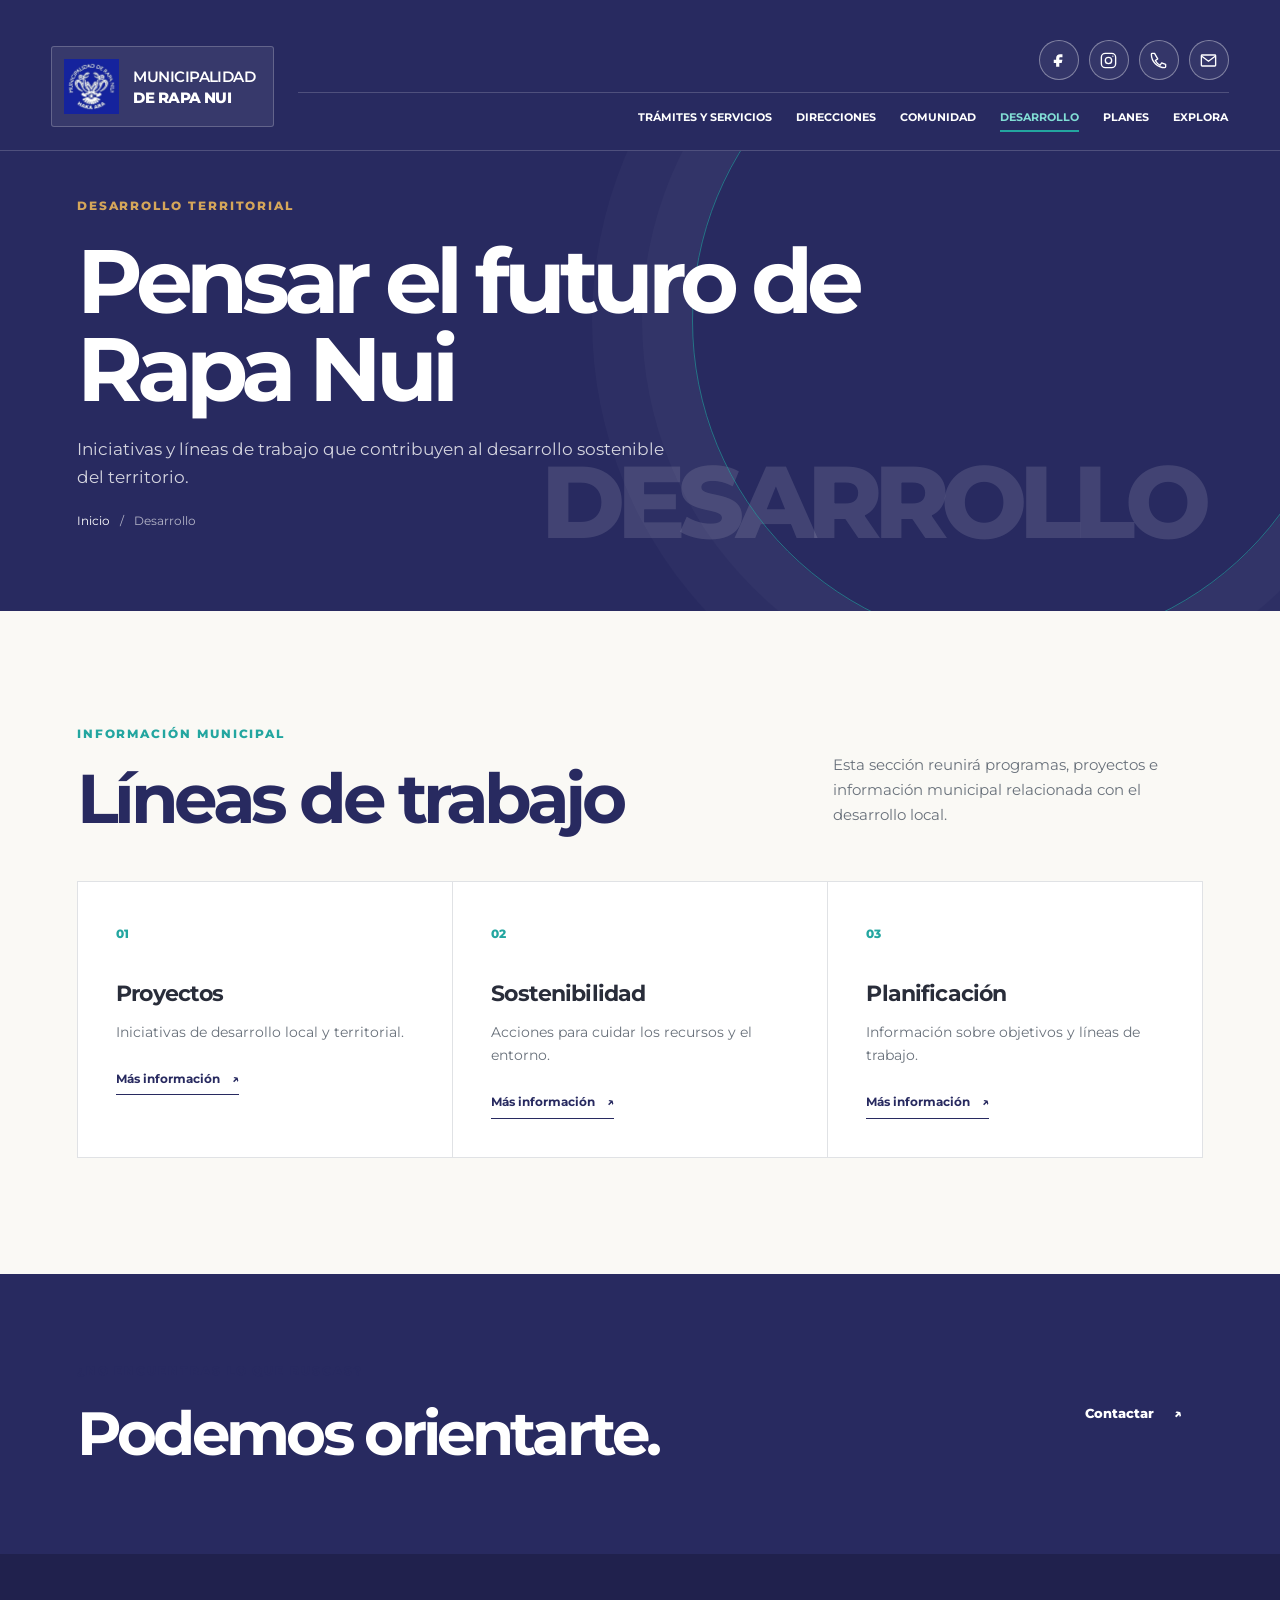
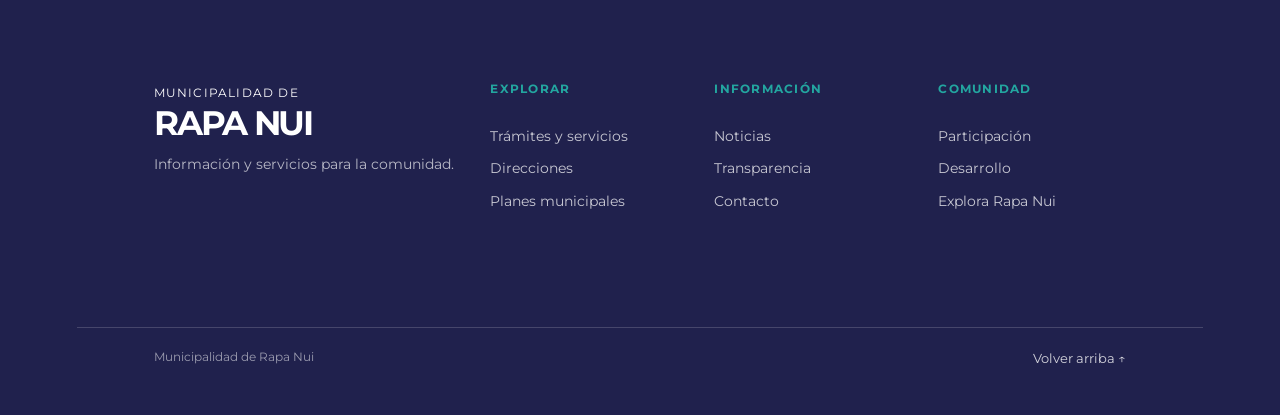
<file: desarrollo.html>
<!doctype html>
<html lang="es">
<head>
  <meta charset="utf-8">
  <meta name="viewport" content="width=device-width, initial-scale=1">
  <meta name="theme-color" content="#282A60">
  <meta name="description" content="Iniciativas y líneas de trabajo que contribuyen al desarrollo sostenible del territorio.">
  <title>Desarrollo | Municipalidad de Rapa Nui</title>

  <link rel="preconnect" href="https://fonts.googleapis.com">
  <link rel="preconnect" href="https://fonts.gstatic.com" crossorigin>
  <link href="https://fonts.googleapis.com/css2?family=Montserrat:wght@400;500;600;700;800&display=swap" rel="stylesheet">

  <link rel="stylesheet" href="styles.css">
  <script src="script.js" defer></script>
</head>

<body id="top">

<a class="skip-link" href="#contenido">Saltar al contenido</a>

<header class="site-header">
  <div class="header-topline" aria-hidden="true"></div>

  <div class="header-inner">

    <a class="brand" href="index.html" aria-label="Municipalidad de Rapa Nui, inicio">
      <img
        class="brand-logo"
        src="logo-municipalidad.jpeg"
        alt="Escudo oficial de la Municipalidad de Rapa Nui, Haka Ara"
      >
      <span class="brand-name">Municipalidad <strong>de Rapa Nui</strong></span>
    </a>

    <div class="header-tools" aria-label="Redes sociales y contacto">

      <a class="icon-link"
         href="https://www.facebook.com/MuniRapaNui"
         target="_blank"
         rel="noopener noreferrer"
         aria-label="Facebook de la Municipalidad de Rapa Nui"
         title="Facebook">
        <svg viewBox="0 0 24 24" aria-hidden="true">
          <path d="M14 8h3V4h-3c-3 0-5 2-5 5v2H6v4h3v5h4v-5h3l1-4h-4V9c0-.7.3-1 1-1z"/>
        </svg>
      </a>

      <a class="icon-link"
         href="https://www.instagram.com/haretavana/"
         target="_blank"
         rel="noopener noreferrer"
         aria-label="Instagram de la Municipalidad de Rapa Nui"
         title="Instagram">
        <svg viewBox="0 0 24 24" aria-hidden="true">
          <rect x="3" y="3" width="18" height="18" rx="5"/>
          <circle cx="12" cy="12" r="4"/>
          <circle cx="17.5" cy="6.5" r=".8" class="solid"/>
        </svg>
      </a>

      <a class="icon-link"
         href="tel:+56322100226"
         aria-label="Llamar a la Municipalidad de Rapa Nui"
         title="Teléfono: (32) 210 0226">
        <svg viewBox="0 0 24 24" aria-hidden="true">
          <path d="M7 3H4a1 1 0 0 0-1 1c0 9.4 7.6 17 17 17a1 1 0 0 0 1-1v-3l-5-2-2 3a14 14 0 0 1-6-6l3-2z"/>
        </svg>
      </a>

      <a class="icon-link"
         href="mailto:iorana@rapanui.net"
         aria-label="Enviar correo a la Municipalidad de Rapa Nui"
         title="Correo: iorana@rapanui.net">
        <svg viewBox="0 0 24 24" aria-hidden="true">
          <rect x="3" y="5" width="18" height="14" rx="1"/>
          <path d="m4 7 8 6 8-6"/>
        </svg>
      </a>

    </div>

    <button
      class="menu-toggle"
      type="button"
      aria-expanded="false"
      aria-controls="menu-principal">
      <span class="menu-toggle-lines" aria-hidden="true"></span>
      <span class="menu-toggle-label">Menú</span>
    </button>

    <nav class="main-nav" id="menu-principal" aria-label="Navegación principal">
      <a href="tramites.html">Trámites y servicios</a>
      <a href="direcciones.html">Direcciones</a>
      <a href="comunidad.html">Comunidad</a>
      <a href="desarrollo.html" aria-current="page">Desarrollo</a>
      <a href="planes.html">Planes</a>
      <a href="explora.html">Explora</a>
    </nav>

  </div>
</header>

<main id="contenido">

  <!-- PRESENTACIÓN DE LA SECCIÓN -->
  <section class="interior-hero">
    <div class="interior-hero-inner reveal">
      <p class="eyebrow">DESARROLLO TERRITORIAL</p>

      <h1>Pensar el futuro de Rapa Nui</h1>

      <p class="interior-lead">
        Iniciativas y líneas de trabajo que contribuyen al desarrollo
        sostenible del territorio.
      </p>

      <div class="breadcrumb">
        <a href="index.html">Inicio</a>
        <span aria-hidden="true">/</span>
        <span aria-current="page">Desarrollo</span>
      </div>
    </div>

    <div class="interior-mark" aria-hidden="true">
      <span>DESARROLLO</span>
    </div>
  </section>

  <!-- LÍNEAS DE TRABAJO -->
  <section class="section interior-section">

    <div class="section-heading reveal">
      <div>
        <p class="eyebrow">Información municipal</p>
        <h2>Líneas de trabajo</h2>
      </div>

      <p>
        Esta sección reunirá programas, proyectos e información municipal
        relacionada con el desarrollo local.
      </p>
    </div>

    <div class="detail-grid">

      <article class="detail-card reveal">
        <span class="detail-index">01</span>
        <h2>Proyectos</h2>
        <p>
          Iniciativas de desarrollo local y territorial.
        </p>
        <a class="text-link" href="contacto.html">
          Más información <span aria-hidden="true">↗</span>
        </a>
      </article>

      <article class="detail-card reveal">
        <span class="detail-index">02</span>
        <h2>Sostenibilidad</h2>
        <p>
          Acciones para cuidar los recursos y el entorno.
        </p>
        <a class="text-link" href="contacto.html">
          Más información <span aria-hidden="true">↗</span>
        </a>
      </article>

      <article class="detail-card reveal">
        <span class="detail-index">03</span>
        <h2>Planificación</h2>
        <p>
          Información sobre objetivos y líneas de trabajo.
        </p>
        <a class="text-link" href="contacto.html">
          Más información <span aria-hidden="true">↗</span>
        </a>
      </article>

    </div>
  </section>

  <!-- CONTACTO -->
  <section class="contact-band reveal">
    <div>
      <p class="eyebrow">¿No encuentras lo que buscas?</p>
      <h2>Podemos orientarte.</h2>
    </div>

    <a class="button button-dark" href="contacto.html">
      Contactar <span aria-hidden="true">↗</span>
    </a>
  </section>

</main>

<!-- PIE DE PÁGINA -->
<footer class="site-footer">

  <div class="footer-main">

    <div class="footer-brand">
      <span class="footer-kicker">Municipalidad de</span>
      <strong>Rapa Nui</strong>
      <p>Información y servicios para la comunidad.</p>
    </div>

    <div class="footer-column">
      <h2>Explorar</h2>
      <a href="tramites.html">Trámites y servicios</a>
      <a href="direcciones.html">Direcciones</a>
      <a href="planes.html">Planes municipales</a>
    </div>

    <div class="footer-column">
      <h2>Información</h2>
      <a href="noticias.html">Noticias</a>
      <a href="transparencia.html">Transparencia</a>
      <a href="contacto.html">Contacto</a>
    </div>

    <div class="footer-column">
      <h2>Comunidad</h2>
      <a href="comunidad.html">Participación</a>
      <a href="desarrollo.html">Desarrollo</a>
      <a href="explora.html">Explora Rapa Nui</a>
    </div>

  </div>

  <div class="footer-bottom">
    <span>Municipalidad de Rapa Nui</span>
    <a href="#top">Volver arriba ↑</a>
  </div>

</footer>

</body>
</html>
</file>
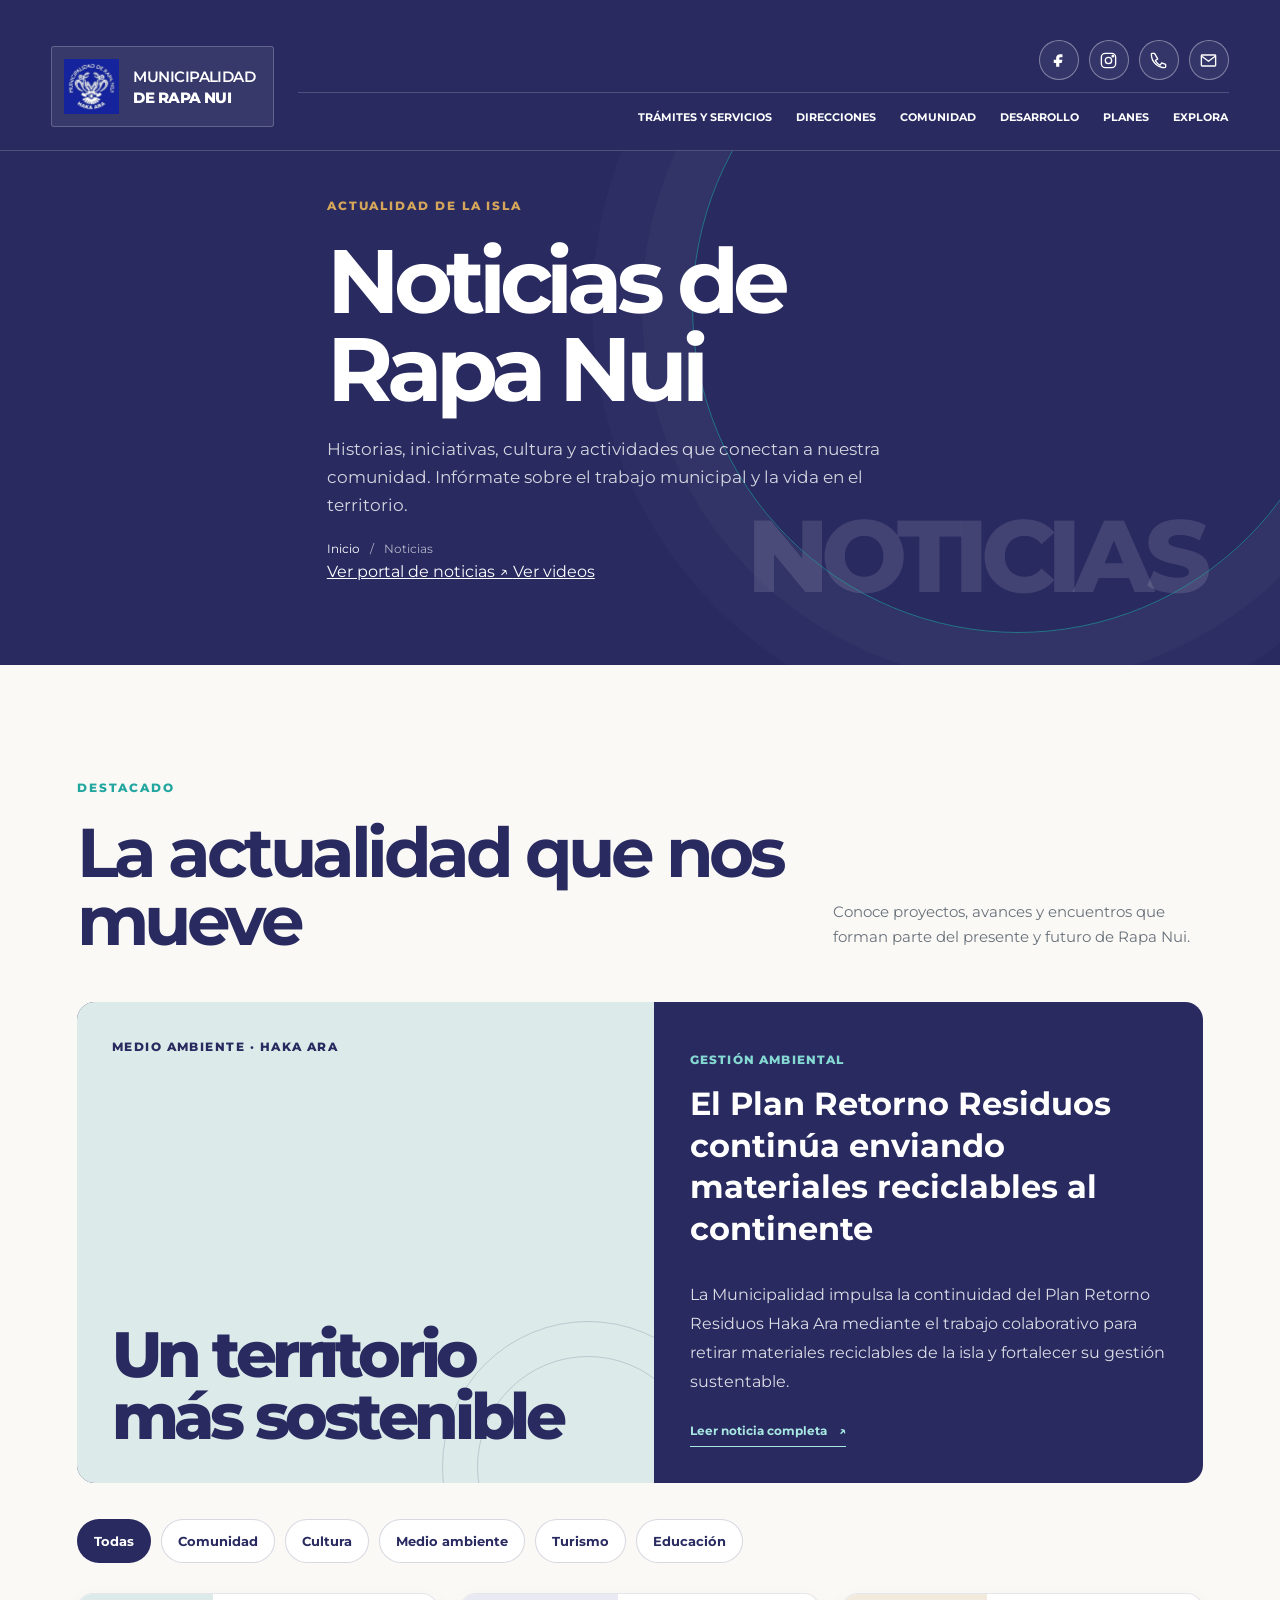
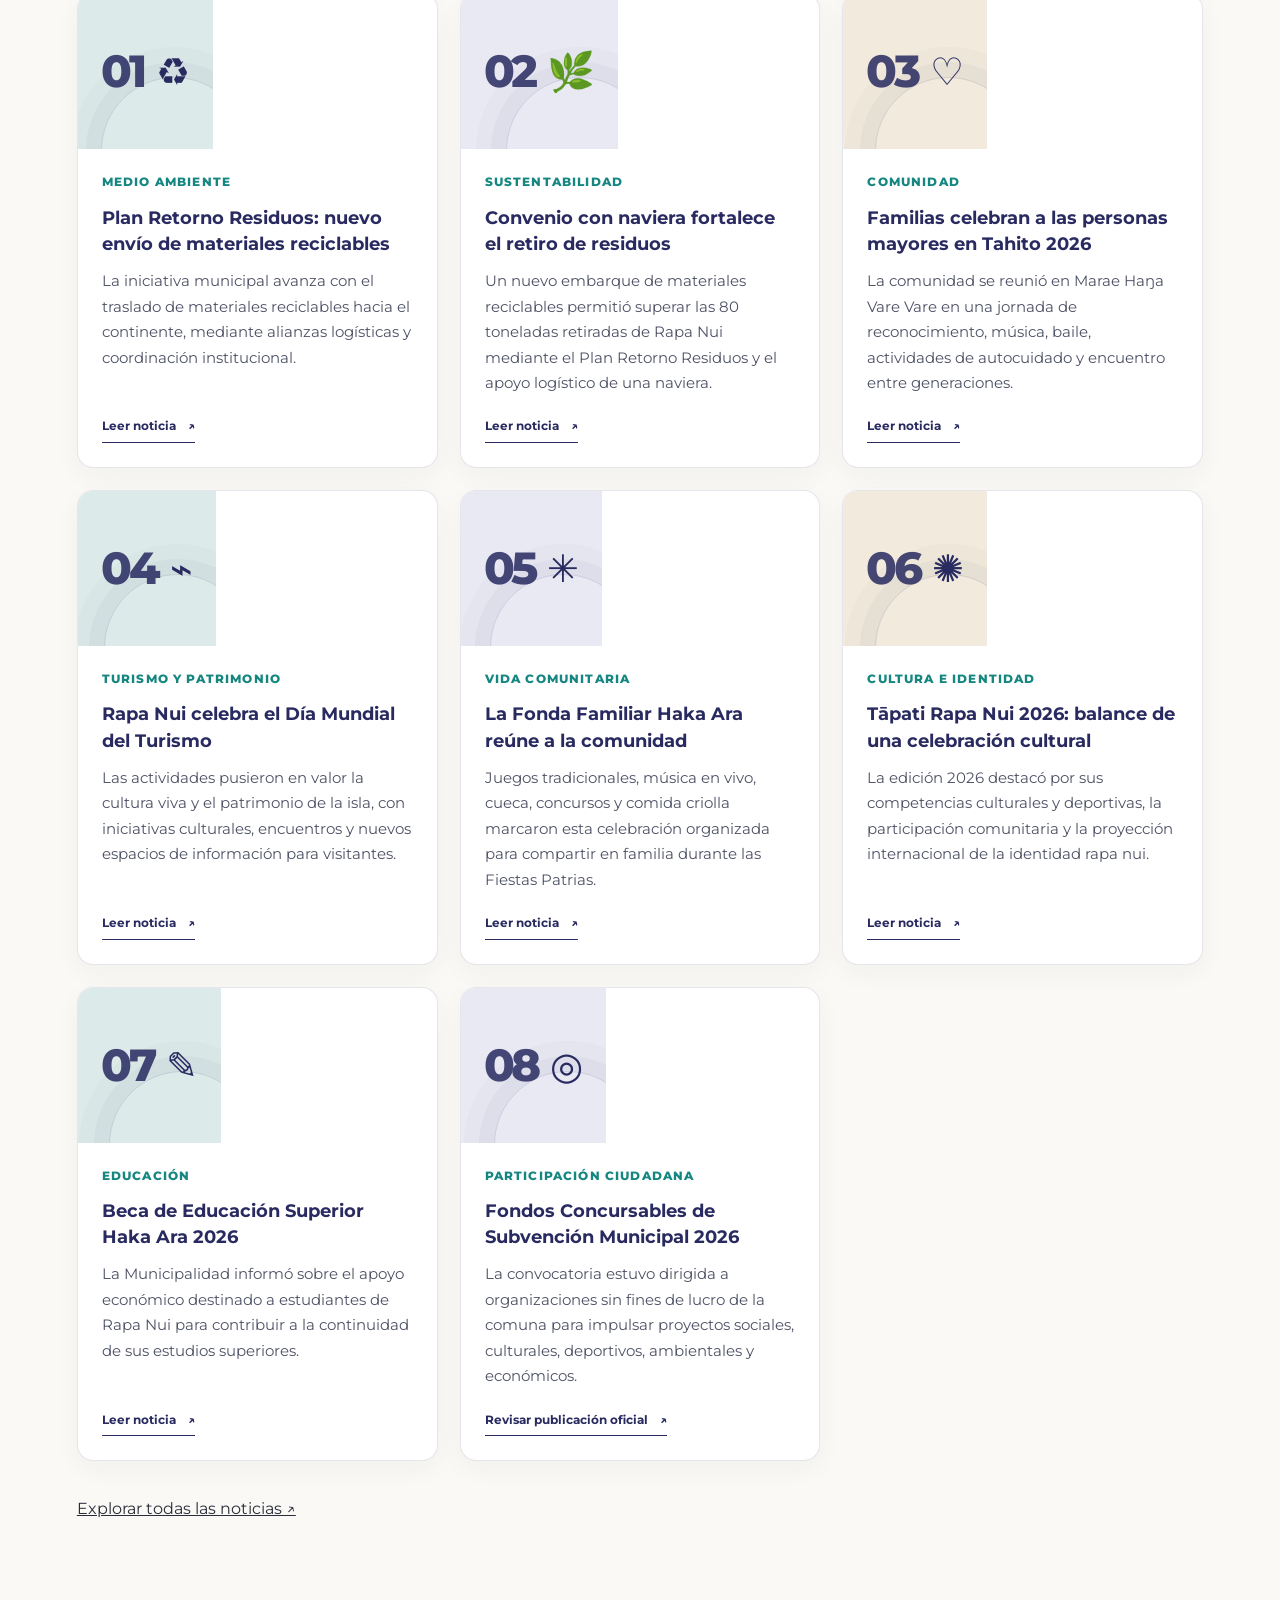
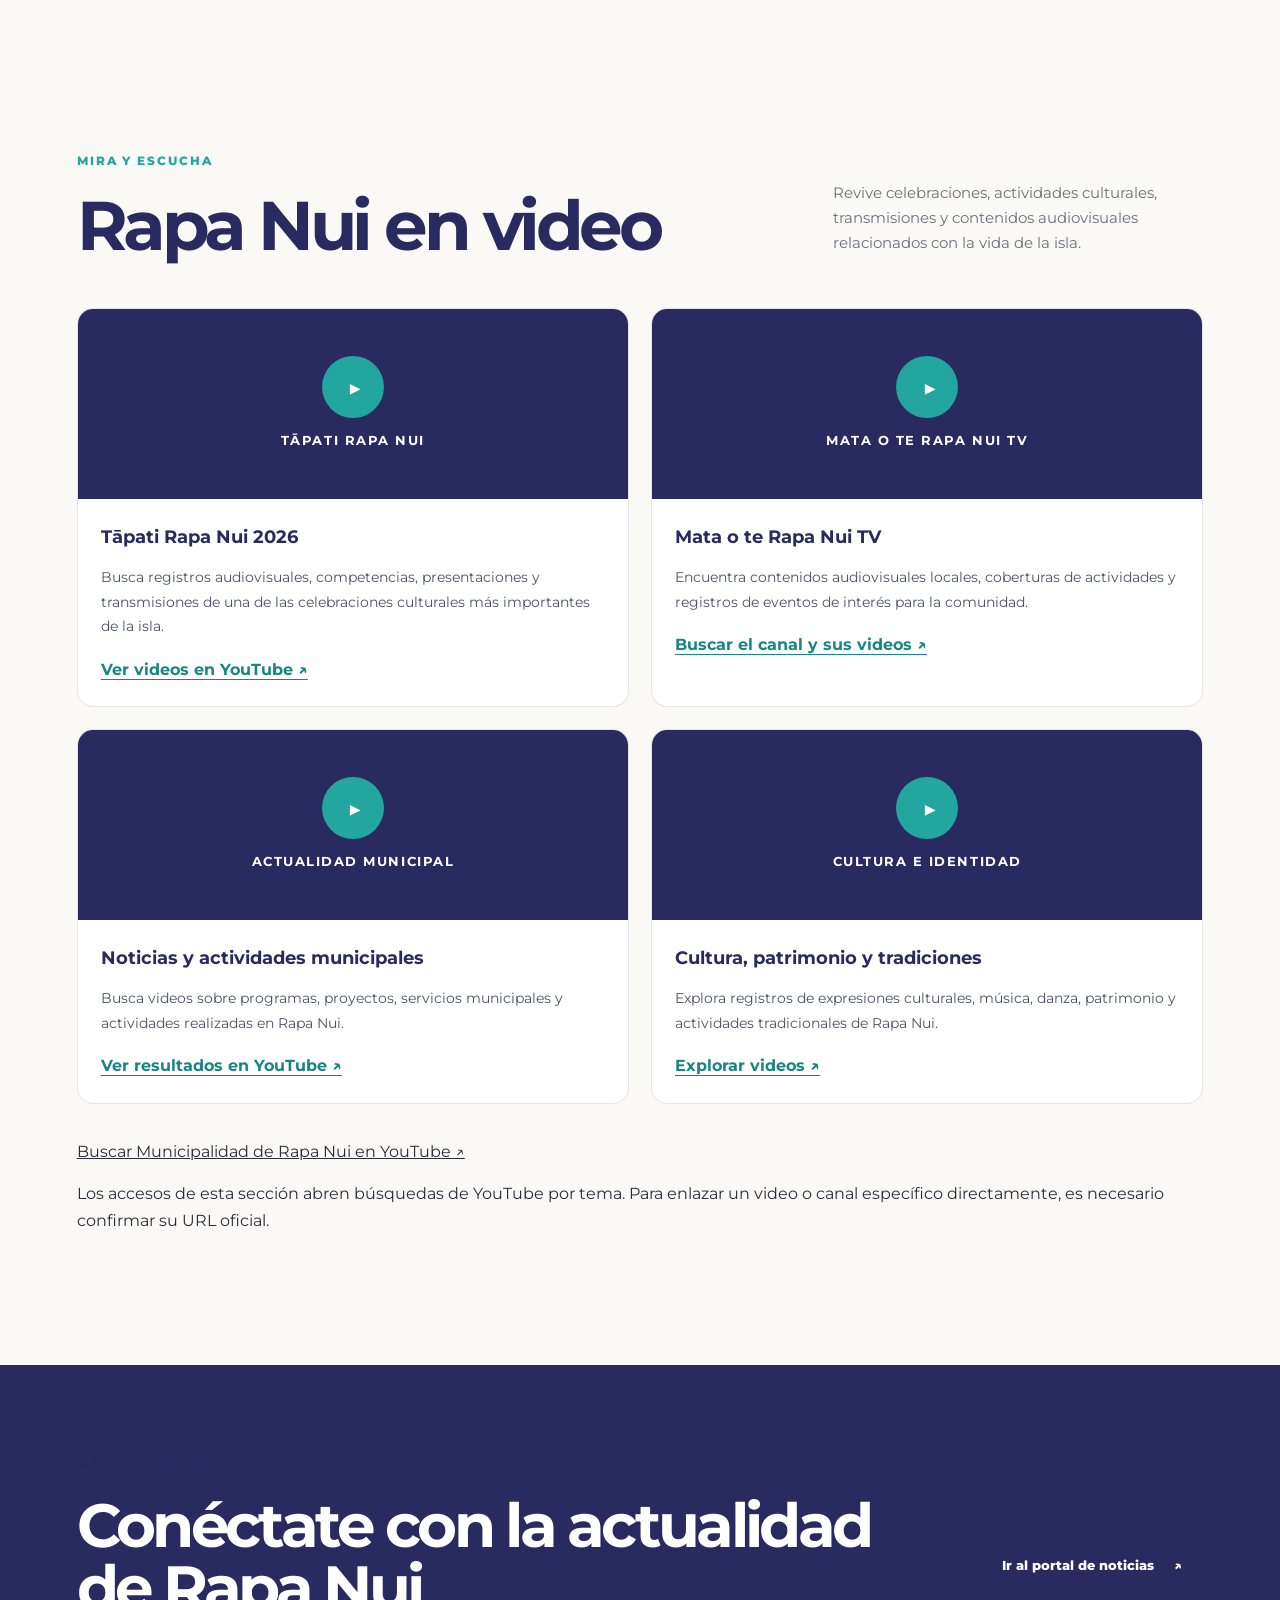
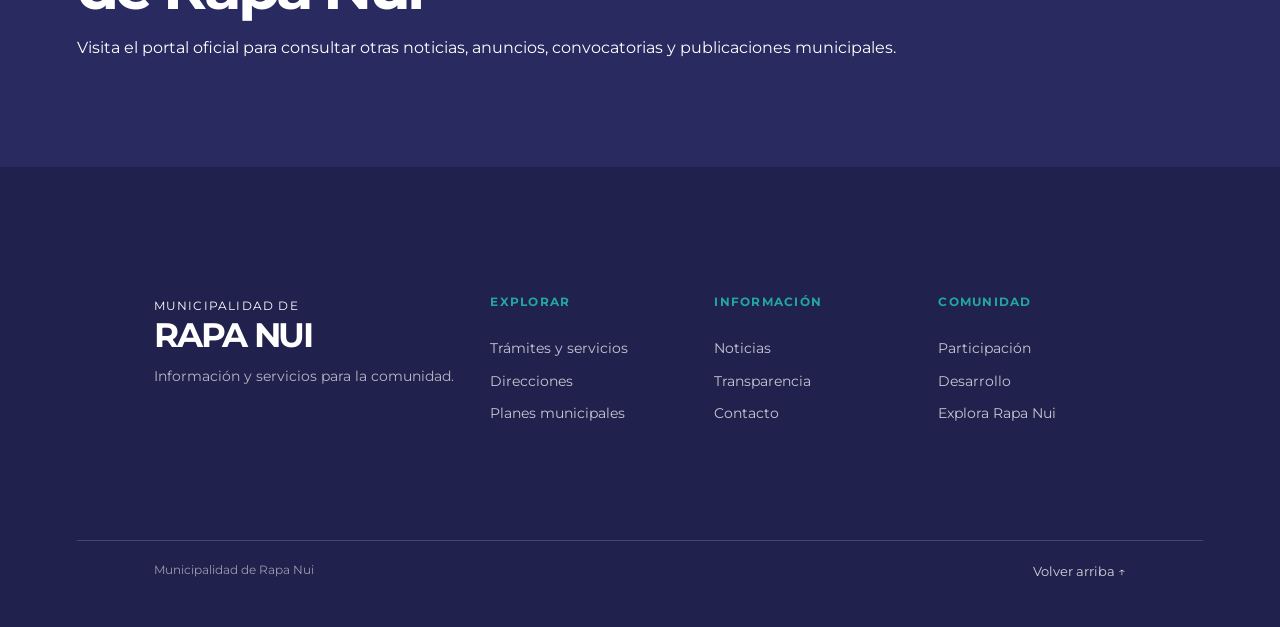
<file: noticias.html>
<!doctype html>
<html lang="es">
<head>
  <meta charset="utf-8">
  <meta name="viewport" content="width=device-width, initial-scale=1">
  <meta name="theme-color" content="#282A60">
  <meta name="description" content="Noticias, actualidad, cultura, comunidad y videos de la Municipalidad de Rapa Nui.">
  <title>Noticias | Municipalidad de Rapa Nui</title>

  <link rel="preconnect" href="https://fonts.googleapis.com">
  <link rel="preconnect" href="https://fonts.gstatic.com" crossorigin>
  <link href="https://fonts.googleapis.com/css2?family=Montserrat:wght@400;500;600;700;800&display=swap" rel="stylesheet">
  <link rel="stylesheet" href="styles.css">
  <script src="script.js" defer></script>

  <style>
    .news-intro {
      max-width: 780px;
    }

    .news-filter-row {
      display: flex;
      flex-wrap: wrap;
      gap: 10px;
      margin: 25px 0 30px;
    }

    .news-filter {
      border: 1px solid rgba(40,42,96,.18);
      border-radius: 30px;
      padding: 10px 16px;
      background: white;
      color: #282A60;
      font: inherit;
      font-size: .84rem;
      font-weight: 700;
      cursor: pointer;
    }

    .news-filter.active,
    .news-filter:hover {
      background: #282A60;
      color: white;
    }

    .news-grid {
      display: grid;
      grid-template-columns: repeat(3, minmax(0, 1fr));
      gap: 22px;
    }

    .news-card {
      display: flex;
      flex-direction: column;
      min-width: 0;
      overflow: hidden;
      border: 1px solid rgba(40,42,96,.12);
      border-radius: 16px;
      background: #fff;
      box-shadow: 0 8px 26px rgba(40,42,96,.045);
      transition: transform .2s ease, box-shadow .2s ease;
    }

    .news-card:hover {
      transform: translateY(-4px);
      box-shadow: 0 12px 32px rgba(40,42,96,.1);
    }

    .news-card[hidden] {
      display: none;
    }

    .news-card-top {
      display: flex;
      align-items: center;
      justify-content: space-between;
      gap: 12px;
      min-height: 155px;
      padding: 23px;
      background: #DCEBE9;
      color: #282A60;
      position: relative;
      overflow: hidden;
    }

    .news-card:nth-child(3n + 2) .news-card-top {
      background: #e9e9f4;
    }

    .news-card:nth-child(3n) .news-card-top {
      background: #f2eadc;
    }

    .news-card-top::after {
      content: "";
      position: absolute;
      width: 145px;
      height: 145px;
      border: 1px solid rgba(40,42,96,.15);
      border-radius: 50%;
      right: -35px;
      bottom: -75px;
      box-shadow: 0 0 0 15px rgba(40,42,96,.035), 0 0 0 30px rgba(40,42,96,.025);
    }

    .news-card-top .news-number {
      font-size: 2.8rem;
      font-weight: 800;
      line-height: 1;
      letter-spacing: -.07em;
      opacity: .85;
    }

    .news-card-top .news-symbol {
      font-size: 2.4rem;
      position: relative;
      z-index: 1;
    }

    .news-card-content {
      display: flex;
      flex: 1;
      flex-direction: column;
      align-items: flex-start;
      padding: 24px;
    }

    .news-category {
      color: #168780;
      font-size: .73rem;
      font-weight: 800;
      letter-spacing: .1em;
      text-transform: uppercase;
      margin-bottom: 12px;
    }

    .news-card h2 {
      color: #282A60;
      font-size: 1.13rem;
      line-height: 1.45;
      margin: 0 0 12px;
    }

    .news-card p {
      color: #4e5265;
      font-size: .91rem;
      line-height: 1.75;
      margin: 0 0 20px;
    }

    .news-card .text-link {
      margin-top: auto;
    }

    .news-feature {
      display: grid;
      grid-template-columns: 1.05fr 1fr;
      overflow: hidden;
      border-radius: 18px;
      background: #282A60;
      color: white;
      margin-bottom: 36px;
    }

    .news-feature-art {
      min-height: 300px;
      padding: 35px;
      display: flex;
      flex-direction: column;
      justify-content: space-between;
      background: #DCEBE9;
      color: #282A60;
      position: relative;
      overflow: hidden;
    }

    .news-feature-art::before,
    .news-feature-art::after {
      content: "";
      position: absolute;
      border: 1px solid rgba(40,42,96,.18);
      border-radius: 50%;
      width: 290px;
      height: 290px;
      right: -80px;
      bottom: -130px;
    }

    .news-feature-art::after {
      width: 220px;
      height: 220px;
      right: -45px;
      bottom: -95px;
    }

    .news-feature-art strong {
      font-size: clamp(2.5rem, 5vw, 4.5rem);
      font-weight: 800;
      line-height: .98;
      letter-spacing: -.07em;
      position: relative;
      z-index: 1;
    }

    .news-feature-art span {
      font-size: .76rem;
      font-weight: 800;
      letter-spacing: .12em;
      position: relative;
      z-index: 1;
    }

    .news-feature-content {
      display: flex;
      flex-direction: column;
      align-items: flex-start;
      justify-content: center;
      padding: 36px;
    }

    .news-feature-content .news-category {
      color: #85d9d2;
    }

    .news-feature-content h2 {
      font-size: clamp(1.5rem, 2.5vw, 2.1rem);
      line-height: 1.3;
      margin: 0 0 16px;
    }

    .news-feature-content p {
      line-height: 1.8;
      color: rgba(255,255,255,.84);
    }

    .news-feature-content .text-link {
      color: #a8e7e1;
      margin-top: 8px;
    }

    .video-grid {
      display: grid;
      grid-template-columns: repeat(2, minmax(0, 1fr));
      gap: 22px;
      margin-top: 30px;
    }

    .video-card {
      border: 1px solid rgba(40,42,96,.12);
      border-radius: 16px;
      overflow: hidden;
      background: white;
    }

    .video-visual {
      min-height: 190px;
      display: flex;
      align-items: center;
      justify-content: center;
      flex-direction: column;
      gap: 12px;
      background: #282A60;
      color: white;
      text-align: center;
      padding: 25px;
    }

    .video-play {
      display: flex;
      width: 62px;
      height: 62px;
      align-items: center;
      justify-content: center;
      border-radius: 50%;
      background: #23A6A0;
      color: #fff;
      font-size: 1.55rem;
      padding-left: 4px;
    }

    .video-visual span:last-child {
      font-size: .8rem;
      font-weight: 700;
      letter-spacing: .12em;
    }

    .video-content {
      padding: 23px;
    }

    .video-content h3 {
      color: #282A60;
      margin: 0 0 10px;
      font-size: 1.1rem;
    }

    .video-content p {
      color: #4e5265;
      font-size: .9rem;
      line-height: 1.7;
      margin-bottom: 18px;
    }

    .video-content a {
      color: #168780;
      font-weight: 700;
      text-underline-offset: 4px;
    }

    .news-bottom-cta {
      margin-top: 35px;
    }

    .news-empty {
      display: none;
      padding: 25px 0;
      color: #4e5265;
    }

    @media (max-width: 950px) {
      .news-grid {
        grid-template-columns: repeat(2, minmax(0, 1fr));
      }

      .news-feature {
        grid-template-columns: 1fr;
      }

      .news-feature-art {
        min-height: 230px;
      }
    }

    @media (max-width: 620px) {
      .news-grid,
      .video-grid {
        grid-template-columns: 1fr;
      }

      .news-card-top {
        min-height: 120px;
      }

      .news-feature-content {
        padding: 25px;
      }

      .news-filter-row {
        gap: 8px;
      }

      .news-filter {
        padding: 9px 12px;
        font-size: .78rem;
      }
    }
  </style>
</head>

<body id="top">

<a class="skip-link" href="#contenido">Saltar al contenido</a>


<header class="site-header">
  <div class="header-topline" aria-hidden="true"></div>

  <div class="header-inner">
    <a class="brand" href="index.html" aria-label="Municipalidad de Rapa Nui, inicio">
      <img
        class="brand-logo"
        src="logo-municipalidad.jpeg"
        alt="Escudo oficial de la Municipalidad de Rapa Nui, Haka Ara"
      >
      <span class="brand-name">
        Municipalidad <strong>de Rapa Nui</strong>
      </span>
    </a>

    <div class="header-tools" aria-label="Redes sociales y contacto">
      <a class="icon-link"
         href="https://www.facebook.com/MuniRapaNui"
         target="_blank"
         rel="noopener noreferrer"
         aria-label="Facebook de la Municipalidad de Rapa Nui"
         title="Facebook">
        <svg viewBox="0 0 24 24" aria-hidden="true">
          <path d="M14 8h3V4h-3c-3 0-5 2-5 5v2H6v4h3v5h4v-5h3l1-4h-4V9c0-.7.3-1 1-1z"/>
        </svg>
      </a>

      <a class="icon-link"
         href="https://www.instagram.com/haretavana/"
         target="_blank"
         rel="noopener noreferrer"
         aria-label="Instagram de la Municipalidad de Rapa Nui"
         title="Instagram">
        <svg viewBox="0 0 24 24" aria-hidden="true">
          <rect x="3" y="3" width="18" height="18" rx="5"/>
          <circle cx="12" cy="12" r="4"/>
          <circle cx="17.5" cy="6.5" r="1"/>
        </svg>
      </a>

      <a class="icon-link"
         href="tel:+56322100226"
         aria-label="Llamar a la Municipalidad de Rapa Nui"
         title="Teléfono: (32) 210 0226">
        <svg viewBox="0 0 24 24" aria-hidden="true">
          <path d="M7 3H4a1 1 0 0 0-1 1c0 9.4 7.6 17 17 17a1 1 0 0 0 1-1v-3l-5-2-2 3a14 14 0 0 1-6-6l3-2z"/>
        </svg>
      </a>

      <a class="icon-link"
         href="mailto:iorana@rapanui.net"
         aria-label="Enviar correo a la Municipalidad de Rapa Nui"
         title="Correo: iorana@rapanui.net">
        <svg viewBox="0 0 24 24" aria-hidden="true">
          <rect x="3" y="5" width="18" height="14" rx="1"/>
          <path d="m4 7 8 6 8-6"/>
        </svg>
      </a>
    </div>

    <button
      class="menu-toggle"
      type="button"
      aria-expanded="false"
      aria-controls="menu-principal"
    >
      <span class="menu-toggle-lines" aria-hidden="true"></span>
      <span class="menu-toggle-label">Menú</span>
    </button>

    <nav class="main-nav" id="menu-principal" aria-label="Navegación principal">
      <a href="tramites.html">Trámites y servicios</a>
      <a href="direcciones.html">Direcciones</a>
      <a href="comunidad.html">Comunidad</a>
      <a href="desarrollo.html">Desarrollo</a>
      <a href="planes.html">Planes</a>
      <a href="explora.html">Explora</a>
    </nav>
  </div>
</header>


<main id="contenido">

  <section class="interior-hero">
    <div class="interior-hero-inner reveal news-intro">
      <p class="eyebrow">ACTUALIDAD DE LA ISLA</p>
      <h1>Noticias de Rapa Nui</h1>
      <p class="interior-lead">
        Historias, iniciativas, cultura y actividades que conectan a nuestra
        comunidad. Infórmate sobre el trabajo municipal y la vida en el territorio.
      </p>
      <div class="breadcrumb">
        <a href="index.html">Inicio</a>
        <span aria-hidden="true">/</span>
        <span aria-current="page">Noticias</span>
      </div>
      <div class="contact-actions">
        <a class="contact-action-primary" href="https://rapanui.net/noticias" target="_blank" rel="noopener noreferrer">
          Ver portal de noticias ↗
        </a>
        <a class="contact-action-secondary" href="#videos">
          Ver videos
        </a>
      </div>
    </div>
    <div class="interior-mark" aria-hidden="true">
      <span>NOTICIAS</span>
    </div>
  </section>

  <section class="section interior-section">
    <div class="section-heading reveal">
      <div>
        <p class="eyebrow">DESTACADO</p>
        <h2>La actualidad que nos mueve</h2>
      </div>
      <p>
        Conoce proyectos, avances y encuentros que forman parte del presente
        y futuro de Rapa Nui.
      </p>
    </div>

    <article class="news-feature reveal">
      <div class="news-feature-art">
        <span>MEDIO AMBIENTE · HAKA ARA</span>
        <strong>Un territorio<br>más sostenible</strong>
      </div>
      <div class="news-feature-content">
        <p class="news-category">Gestión ambiental</p>
        <h2>El Plan Retorno Residuos continúa enviando materiales reciclables al continente</h2>
        <p>
          La Municipalidad impulsa la continuidad del Plan Retorno Residuos
          Haka Ara mediante el trabajo colaborativo para retirar materiales
          reciclables de la isla y fortalecer su gestión sustentable.
        </p>
        <a class="text-link" href="https://rapanui.net/noticias/24765" target="_blank" rel="noopener noreferrer">
          Leer noticia completa <span aria-hidden="true">↗</span>
        </a>
      </div>
    </article>

    <div class="news-filter-row" aria-label="Filtrar noticias por tema">
      <button class="news-filter active" type="button" data-filter="all" aria-pressed="true">Todas</button>
      <button class="news-filter" type="button" data-filter="comunidad" aria-pressed="false">Comunidad</button>
      <button class="news-filter" type="button" data-filter="cultura" aria-pressed="false">Cultura</button>
      <button class="news-filter" type="button" data-filter="ambiente" aria-pressed="false">Medio ambiente</button>
      <button class="news-filter" type="button" data-filter="turismo" aria-pressed="false">Turismo</button>
      <button class="news-filter" type="button" data-filter="educacion" aria-pressed="false">Educación</button>
    </div>

    <div class="news-grid" id="news-grid">

      <article class="news-card reveal" data-category="ambiente">
        <div class="news-card-top">
          <span class="news-number">01</span>
          <span class="news-symbol" aria-hidden="true">♻</span>
        </div>
        <div class="news-card-content">
          <span class="news-category">Medio ambiente</span>
          <h2>Plan Retorno Residuos: nuevo envío de materiales reciclables</h2>
          <p>
            La iniciativa municipal avanza con el traslado de materiales
            reciclables hacia el continente, mediante alianzas logísticas
            y coordinación institucional.
          </p>
          <a class="text-link" href="https://rapanui.net/noticias/24765" target="_blank" rel="noopener noreferrer">
            Leer noticia <span aria-hidden="true">↗</span>
          </a>
        </div>
      </article>

      <article class="news-card reveal" data-category="ambiente">
        <div class="news-card-top">
          <span class="news-number">02</span>
          <span class="news-symbol" aria-hidden="true">🌿</span>
        </div>
        <div class="news-card-content">
          <span class="news-category">Sustentabilidad</span>
          <h2>Convenio con naviera fortalece el retiro de residuos</h2>
          <p>
            Un nuevo embarque de materiales reciclables permitió superar
            las 80 toneladas retiradas de Rapa Nui mediante el Plan Retorno
            Residuos y el apoyo logístico de una naviera.
          </p>
          <a class="text-link" href="https://www.rapanui.net/noticias/24860" target="_blank" rel="noopener noreferrer">
            Leer noticia <span aria-hidden="true">↗</span>
          </a>
        </div>
      </article>

      <article class="news-card reveal" data-category="comunidad">
        <div class="news-card-top">
          <span class="news-number">03</span>
          <span class="news-symbol" aria-hidden="true">♡</span>
        </div>
        <div class="news-card-content">
          <span class="news-category">Comunidad</span>
          <h2>Familias celebran a las personas mayores en Tahito 2026</h2>
          <p>
            La comunidad se reunió en Marae Haŋa Vare Vare en una jornada
            de reconocimiento, música, baile, actividades de autocuidado
            y encuentro entre generaciones.
          </p>
          <a class="text-link" href="https://rapanui.net/noticias/24791" target="_blank" rel="noopener noreferrer">
            Leer noticia <span aria-hidden="true">↗</span>
          </a>
        </div>
      </article>

      <article class="news-card reveal" data-category="turismo">
        <div class="news-card-top">
          <span class="news-number">04</span>
          <span class="news-symbol" aria-hidden="true">⌁</span>
        </div>
        <div class="news-card-content">
          <span class="news-category">Turismo y patrimonio</span>
          <h2>Rapa Nui celebra el Día Mundial del Turismo</h2>
          <p>
            Las actividades pusieron en valor la cultura viva y el patrimonio
            de la isla, con iniciativas culturales, encuentros y nuevos
            espacios de información para visitantes.
          </p>
          <a class="text-link" href="https://rapanui.net/noticias/24652" target="_blank" rel="noopener noreferrer">
            Leer noticia <span aria-hidden="true">↗</span>
          </a>
        </div>
      </article>

      <article class="news-card reveal" data-category="comunidad">
        <div class="news-card-top">
          <span class="news-number">05</span>
          <span class="news-symbol" aria-hidden="true">✳</span>
        </div>
        <div class="news-card-content">
          <span class="news-category">Vida comunitaria</span>
          <h2>La Fonda Familiar Haka Ara reúne a la comunidad</h2>
          <p>
            Juegos tradicionales, música en vivo, cueca, concursos y comida
            criolla marcaron esta celebración organizada para compartir
            en familia durante las Fiestas Patrias.
          </p>
          <a class="text-link" href="https://www.rapanui.net/noticias/24555" target="_blank" rel="noopener noreferrer">
            Leer noticia <span aria-hidden="true">↗</span>
          </a>
        </div>
      </article>

      <article class="news-card reveal" data-category="cultura">
        <div class="news-card-top">
          <span class="news-number">06</span>
          <span class="news-symbol" aria-hidden="true">✺</span>
        </div>
        <div class="news-card-content">
          <span class="news-category">Cultura e identidad</span>
          <h2>Tāpati Rapa Nui 2026: balance de una celebración cultural</h2>
          <p>
            La edición 2026 destacó por sus competencias culturales y
            deportivas, la participación comunitaria y la proyección
            internacional de la identidad rapa nui.
          </p>
          <a class="text-link" href="https://www.rapanui.net/noticias/22988" target="_blank" rel="noopener noreferrer">
            Leer noticia <span aria-hidden="true">↗</span>
          </a>
        </div>
      </article>

      <article class="news-card reveal" data-category="educacion">
        <div class="news-card-top">
          <span class="news-number">07</span>
          <span class="news-symbol" aria-hidden="true">✎</span>
        </div>
        <div class="news-card-content">
          <span class="news-category">Educación</span>
          <h2>Beca de Educación Superior Haka Ara 2026</h2>
          <p>
            La Municipalidad informó sobre el apoyo económico destinado
            a estudiantes de Rapa Nui para contribuir a la continuidad
            de sus estudios superiores.
          </p>
          <a class="text-link" href="https://www.rapanui.net/noticias/municipalidad-de-rapa-nui-realizo-entrega-de-la-be-23171" target="_blank" rel="noopener noreferrer">
            Leer noticia <span aria-hidden="true">↗</span>
          </a>
        </div>
      </article>

      <article class="news-card reveal" data-category="comunidad">
        <div class="news-card-top">
          <span class="news-number">08</span>
          <span class="news-symbol" aria-hidden="true">◎</span>
        </div>
        <div class="news-card-content">
          <span class="news-category">Participación ciudadana</span>
          <h2>Fondos Concursables de Subvención Municipal 2026</h2>
          <p>
            La convocatoria estuvo dirigida a organizaciones sin fines de
            lucro de la comuna para impulsar proyectos sociales, culturales,
            deportivos, ambientales y económicos.
          </p>
          <a class="text-link" href="https://rapanui.net/noticias/nuevo-llamado-24477" target="_blank" rel="noopener noreferrer">
            Revisar publicación oficial <span aria-hidden="true">↗</span>
          </a>
        </div>
      </article>

    </div>

    <p class="news-empty" id="news-empty">No hay noticias en esta categoría.</p>

    <div class="contact-actions news-bottom-cta reveal">
      <a class="contact-action-primary" href="https://rapanui.net/noticias" target="_blank" rel="noopener noreferrer">
        Explorar todas las noticias ↗
      </a>
    </div>
  </section>

  <section class="section interior-section" id="videos">
    <div class="section-heading reveal">
      <div>
        <p class="eyebrow">MIRA Y ESCUCHA</p>
        <h2>Rapa Nui en video</h2>
      </div>
      <p>
        Revive celebraciones, actividades culturales, transmisiones y
        contenidos audiovisuales relacionados con la vida de la isla.
      </p>
    </div>

    <div class="video-grid">

      <article class="video-card reveal">
        <a href="https://www.youtube.com/results?search_query=Municipalidad+de+Rapa+Nui+T%C4%81pati+2026"
           target="_blank" rel="noopener noreferrer"
           style="text-decoration:none;">
          <div class="video-visual">
            <span class="video-play" aria-hidden="true">▶</span>
            <span>TĀPATI RAPA NUI</span>
          </div>
        </a>
        <div class="video-content">
          <h3>Tāpati Rapa Nui 2026</h3>
          <p>
            Busca registros audiovisuales, competencias, presentaciones
            y transmisiones de una de las celebraciones culturales más
            importantes de la isla.
          </p>
          <a href="https://www.youtube.com/results?search_query=Municipalidad+de+Rapa+Nui+T%C4%81pati+2026"
             target="_blank" rel="noopener noreferrer">
            Ver videos en YouTube ↗
          </a>
        </div>
      </article>

      <article class="video-card reveal">
        <a href="https://www.youtube.com/results?search_query=Mata+o+te+Rapa+Nui+TV"
           target="_blank" rel="noopener noreferrer"
           style="text-decoration:none;">
          <div class="video-visual">
            <span class="video-play" aria-hidden="true">▶</span>
            <span>MATA O TE RAPA NUI TV</span>
          </div>
        </a>
        <div class="video-content">
          <h3>Mata o te Rapa Nui TV</h3>
          <p>
            Encuentra contenidos audiovisuales locales, coberturas de
            actividades y registros de eventos de interés para la comunidad.
          </p>
          <a href="https://www.youtube.com/results?search_query=Mata+o+te+Rapa+Nui+TV"
             target="_blank" rel="noopener noreferrer">
            Buscar el canal y sus videos ↗
          </a>
        </div>
      </article>

      <article class="video-card reveal">
        <a href="https://www.youtube.com/results?search_query=Municipalidad+de+Rapa+Nui+noticias"
           target="_blank" rel="noopener noreferrer"
           style="text-decoration:none;">
          <div class="video-visual">
            <span class="video-play" aria-hidden="true">▶</span>
            <span>ACTUALIDAD MUNICIPAL</span>
          </div>
        </a>
        <div class="video-content">
          <h3>Noticias y actividades municipales</h3>
          <p>
            Busca videos sobre programas, proyectos, servicios municipales
            y actividades realizadas en Rapa Nui.
          </p>
          <a href="https://www.youtube.com/results?search_query=Municipalidad+de+Rapa+Nui+noticias"
             target="_blank" rel="noopener noreferrer">
            Ver resultados en YouTube ↗
          </a>
        </div>
      </article>

      <article class="video-card reveal">
        <a href="https://www.youtube.com/results?search_query=Rapa+Nui+cultura+tradiciones+municipalidad"
           target="_blank" rel="noopener noreferrer"
           style="text-decoration:none;">
          <div class="video-visual">
            <span class="video-play" aria-hidden="true">▶</span>
            <span>CULTURA E IDENTIDAD</span>
          </div>
        </a>
        <div class="video-content">
          <h3>Cultura, patrimonio y tradiciones</h3>
          <p>
            Explora registros de expresiones culturales, música, danza,
            patrimonio y actividades tradicionales de Rapa Nui.
          </p>
          <a href="https://www.youtube.com/results?search_query=Rapa+Nui+cultura+tradiciones+municipalidad"
             target="_blank" rel="noopener noreferrer">
            Explorar videos ↗
          </a>
        </div>
      </article>

    </div>

    <div class="contact-actions news-bottom-cta reveal">
      <a class="contact-action-primary"
         href="https://www.youtube.com/results?search_query=Municipalidad+de+Rapa+Nui"
         target="_blank" rel="noopener noreferrer">
        Buscar Municipalidad de Rapa Nui en YouTube ↗
      </a>
    </div>

    <p class="contact-note">
      Los accesos de esta sección abren búsquedas de YouTube por tema.
      Para enlazar un video o canal específico directamente, es necesario
      confirmar su URL oficial.
    </p>
  </section>

  <section class="contact-band reveal">
    <div>
      <p class="eyebrow">MÁS INFORMACIÓN</p>
      <h2>Conéctate con la actualidad de Rapa Nui</h2>
      <p>
        Visita el portal oficial para consultar otras noticias,
        anuncios, convocatorias y publicaciones municipales.
      </p>
    </div>
    <a class="button button-dark" href="https://rapanui.net/noticias" target="_blank" rel="noopener noreferrer">
      Ir al portal de noticias <span aria-hidden="true">↗</span>
    </a>
  </section>

</main>

<footer class="site-footer">
  <div class="footer-main">
    <div class="footer-brand">
      <span class="footer-kicker">Municipalidad de</span>
      <strong>Rapa Nui</strong>
      <p>Información y servicios para la comunidad.</p>
    </div>

    <div class="footer-column">
      <h2>Explorar</h2>
      <a href="tramites.html">Trámites y servicios</a>
      <a href="direcciones.html">Direcciones</a>
      <a href="planes.html">Planes municipales</a>
    </div>

    <div class="footer-column">
      <h2>Información</h2>
      <a href="noticias.html">Noticias</a>
      <a href="transparencia.html">Transparencia</a>
      <a href="contacto.html">Contacto</a>
    </div>

    <div class="footer-column">
      <h2>Comunidad</h2>
      <a href="comunidad.html">Participación</a>
      <a href="desarrollo.html">Desarrollo</a>
      <a href="explora.html">Explora Rapa Nui</a>
    </div>
  </div>

  <div class="footer-bottom">
    <span>Municipalidad de Rapa Nui</span>
    <a href="#top">Volver arriba ↑</a>
  </div>
</footer>

<script>
  const filterButtons = document.querySelectorAll(".news-filter");
  const newsCards = document.querySelectorAll(".news-card");
  const emptyMessage = document.getElementById("news-empty");

  filterButtons.forEach((button) => {
    button.addEventListener("click", () => {
      const selectedCategory = button.dataset.filter;
      let visibleCount = 0;

      filterButtons.forEach((item) => {
        const isActive = item === button;
        item.classList.toggle("active", isActive);
        item.setAttribute("aria-pressed", String(isActive));
      });

      newsCards.forEach((card) => {
        const matches = selectedCategory === "all" ||
          card.dataset.category === selectedCategory;

        card.hidden = !matches;

        if (matches) visibleCount++;
      });

      emptyMessage.style.display = visibleCount === 0 ? "block" : "none";
    });
  });
</script>

</body>
</html>
</file>
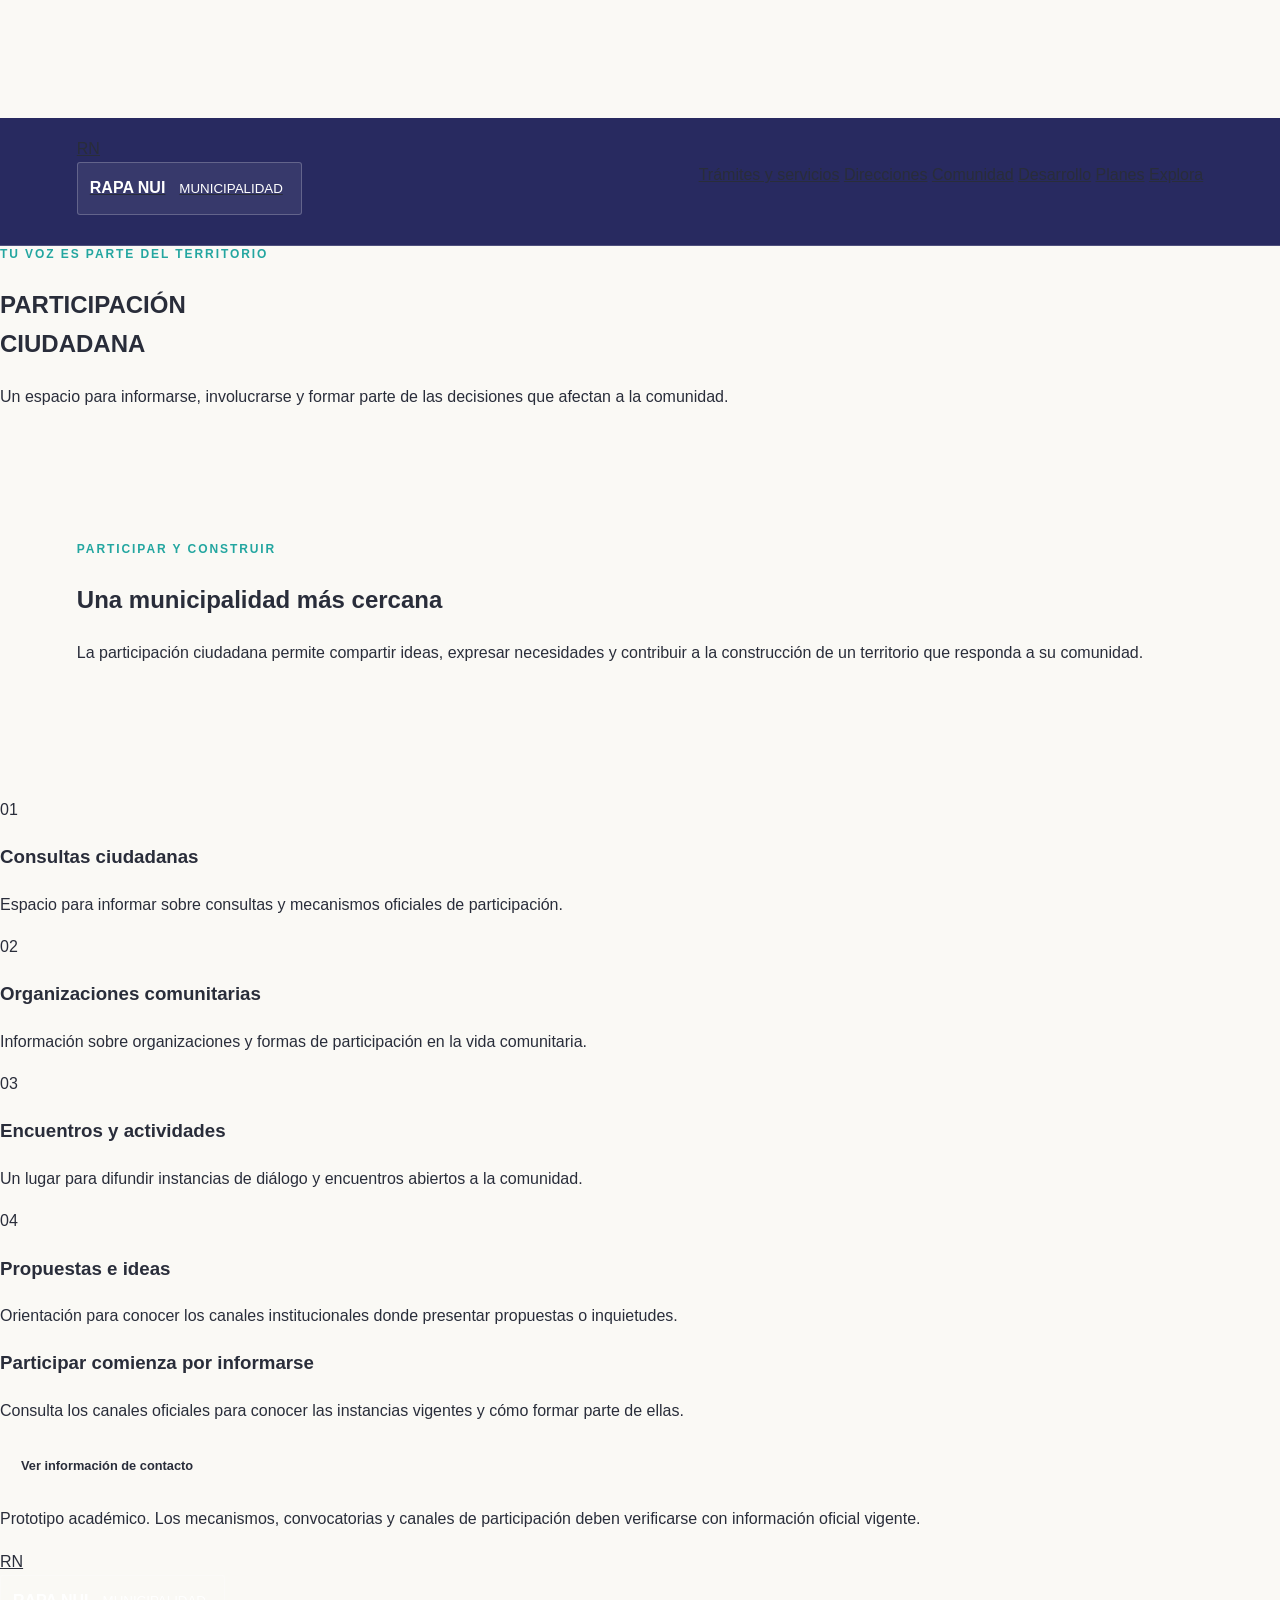
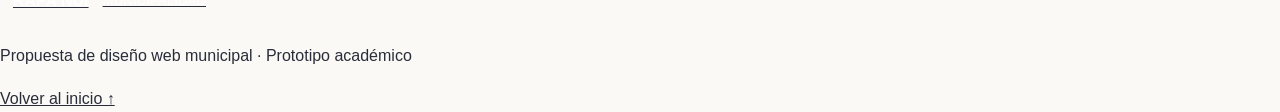
<file: participación.html>
<!DOCTYPE html>
<html lang="es">
<head>
  <meta charset="UTF-8">
  <meta name="viewport" content="width=device-width, initial-scale=1.0">
  <title>Participación ciudadana | Municipalidad de Rapa Nui</title>
  <link rel="stylesheet" href="styles.css">
</head>
<body>
  <header class="topline">
    <div class="header-inner">
      <a class="identity" href="index.html">
        <span class="seal">RN</span>
        <span class="brand">
          <strong>RAPA NUI</strong>
          <small>MUNICIPALIDAD</small>
        </span>
      </a>
      <nav class="nav" aria-label="Navegación principal">
        <a href="tramites.html">Trámites y servicios</a>
        <a href="direcciones.html">Direcciones</a>
        <a class="active" href="comunidad.html">Comunidad</a>
        <a href="desarrollo.html">Desarrollo</a>
        <a href="planes.html">Planes</a>
        <a href="explora.html">Explora</a>
      </nav>
    </div>
  </header>

  <main>
    <section class="page-hero">
      <div class="container">
        <p class="eyebrow">TU VOZ ES PARTE DEL TERRITORIO</p>
        <h1>PARTICIPACIÓN<br>CIUDADANA</h1>
        <p>
          Un espacio para informarse, involucrarse y formar
          parte de las decisiones que afectan a la comunidad.
        </p>
      </div>
    </section>

    <section class="page-content container">
      <div class="section">
        <p class="eyebrow">PARTICIPAR Y CONSTRUIR</p>
        <h2>Una municipalidad más cercana</h2>
        <p>
          La participación ciudadana permite compartir ideas,
          expresar necesidades y contribuir a la construcción
          de un territorio que responda a su comunidad.
        </p>
      </div>

      <div class="grid">
        <article class="tile">
          <span class="tile-number">01</span>
          <h3>Consultas ciudadanas</h3>
          <p>
            Espacio para informar sobre consultas y mecanismos
            oficiales de participación.
          </p>
        </article>

        <article class="tile">
          <span class="tile-number">02</span>
          <h3>Organizaciones comunitarias</h3>
          <p>
            Información sobre organizaciones y formas de
            participación en la vida comunitaria.
          </p>
        </article>

        <article class="tile">
          <span class="tile-number">03</span>
          <h3>Encuentros y actividades</h3>
          <p>
            Un lugar para difundir instancias de diálogo
            y encuentros abiertos a la comunidad.
          </p>
        </article>

        <article class="tile">
          <span class="tile-number">04</span>
          <h3>Propuestas e ideas</h3>
          <p>
            Orientación para conocer los canales institucionales
            donde presentar propuestas o inquietudes.
          </p>
        </article>
      </div>

      <div class="notice">
        <h3>Participar comienza por informarse</h3>
        <p>
          Consulta los canales oficiales para conocer las
          instancias vigentes y cómo formar parte de ellas.
        </p>
        <a class="button" href="contacto.html">Ver información de contacto</a>
      </div>

      <p class="side">
        Prototipo académico. Los mecanismos, convocatorias
        y canales de participación deben verificarse con
        información oficial vigente.
      </p>
    </section>
  </main>

  <footer>
    <div class="container">
      <a class="identity" href="index.html">
        <span class="seal">RN</span>
        <span class="brand">
          <strong>RAPA NUI</strong>
          <small>MUNICIPALIDAD</small>
        </span>
      </a>
      <p>Propuesta de diseño web municipal · Prototipo académico</p>
      <a href="index.html">Volver al inicio ↑</a>
    </div>
  </footer>
</body>
</html>
</file>
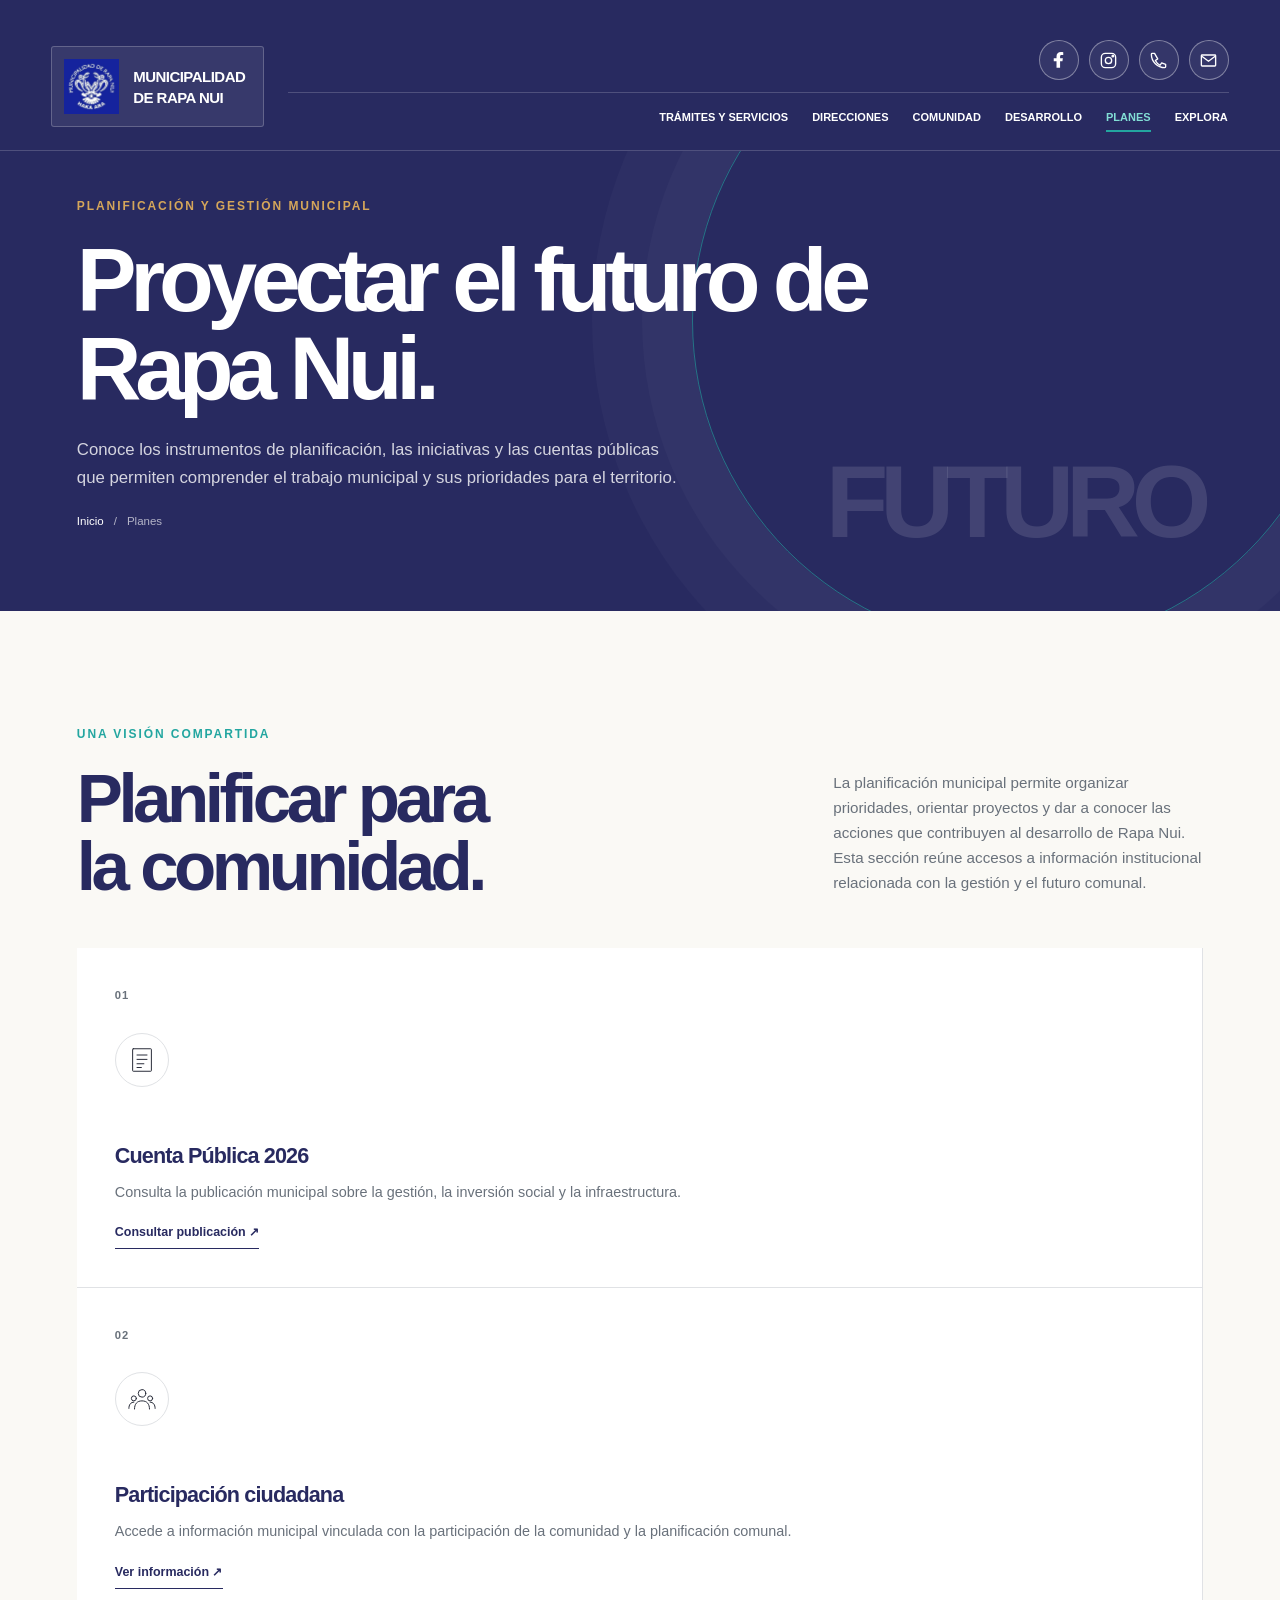
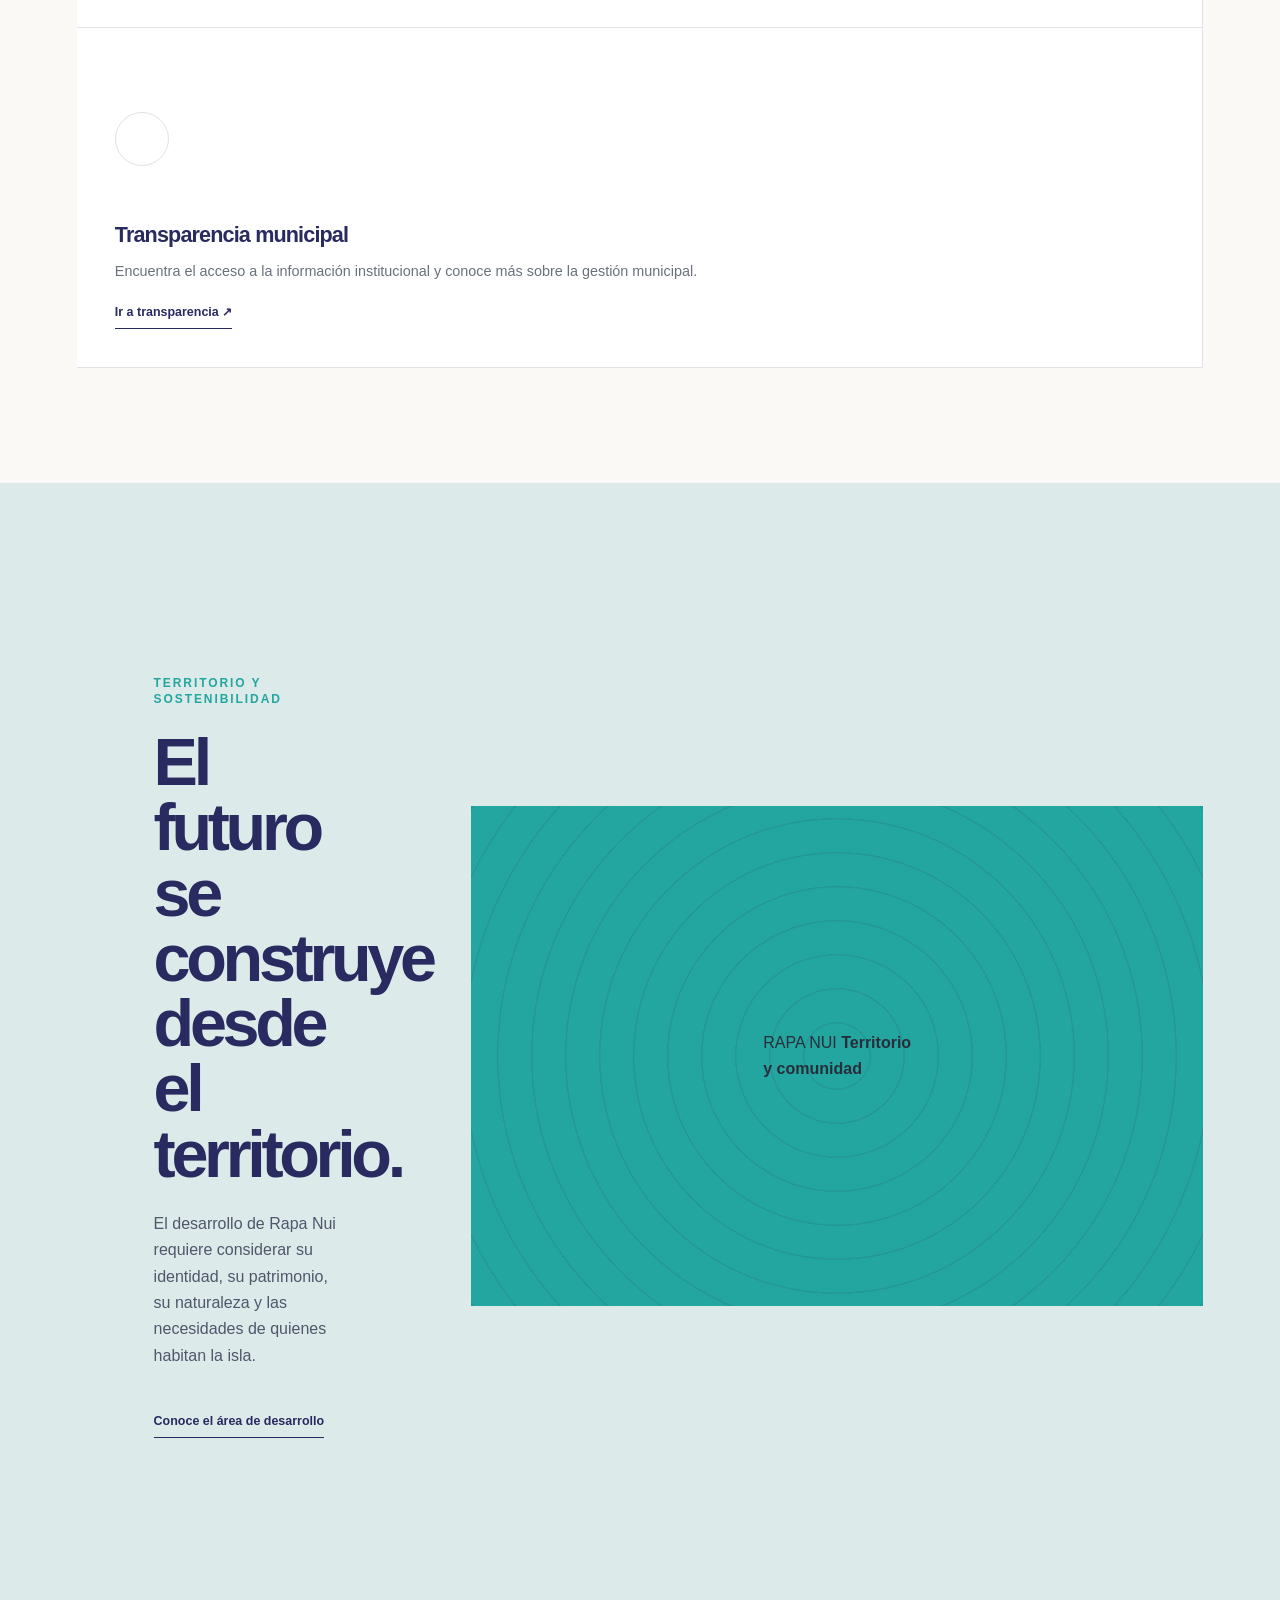
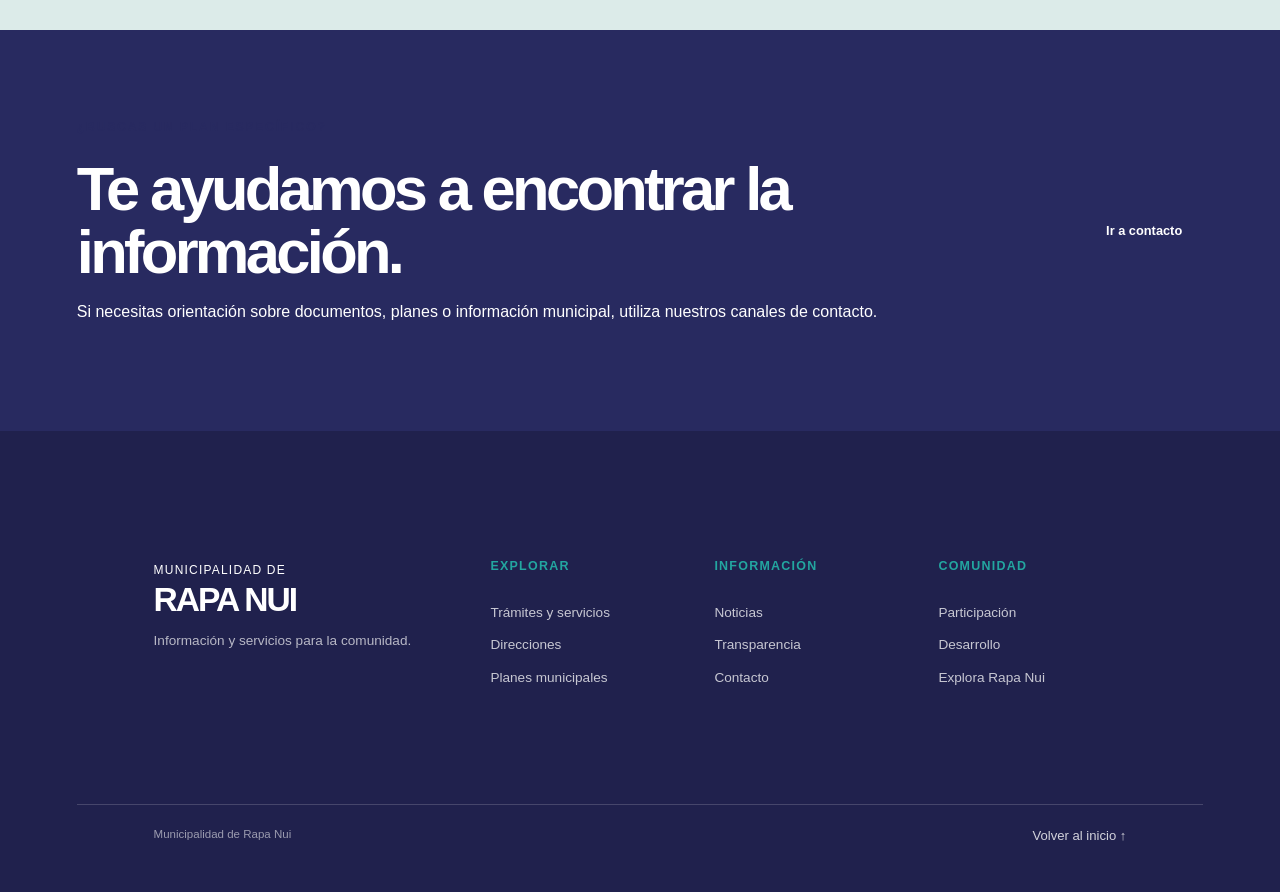
<file: planes.html>
<!DOCTYPE html>
<html lang="es">
<head>
  <meta charset="UTF-8">
  <meta name="viewport" content="width=device-width, initial-scale=1.0">
  <meta name="theme-color" content="#282A60">
  <meta
    name="description"
    content="Conoce los planes, instrumentos de planificación y cuentas públicas de la Municipalidad de Rapa Nui."
  >
  <title>Planes municipales | Municipalidad de Rapa Nui</title>
  <link rel="stylesheet" href="styles.css">
  <script src="script.js" defer></script>
</head>

<body id="top">

  <header class="site-header">
    <div class="header-topline" aria-hidden="true"></div>

    <div class="header-inner">

      <a
        class="brand"
        href="index.html"
        aria-label="Municipalidad de Rapa Nui, inicio"
      >
        <img
          class="brand-logo"
          src="logo-municipalidad.jpeg"
          alt="Escudo oficial de la Municipalidad de Rapa Nui, Haka Ara"
        >
        <span class="brand-name">
          Municipalidad <strong>de Rapa Nui</strong>
        </span>
      </a>

      <div class="header-tools">

        <a
          class="icon-link"
          href="https://www.facebook.com/MuniRapaNui"
          target="_blank"
          rel="noopener noreferrer"
          aria-label="Facebook de la Municipalidad de Rapa Nui"
          title="Facebook"
        >
          <svg viewBox="0 0 24 24" aria-hidden="true">
            <path d="M14 21v-8h3l.5-4H14V7c0-1.2.4-2 2-2h2V1.5C17.3 1.3 16.3 1.2 15 1.2c-3.5 0-5.5 2.1-5.5 5.7V9H6v4h3.5v8z"/>
          </svg>
        </a>

        <a
          class="icon-link"
          href="https://www.instagram.com/haretavana/"
          target="_blank"
          rel="noopener noreferrer"
          aria-label="Instagram de la Municipalidad de Rapa Nui"
          title="Instagram"
        >
          <svg viewBox="0 0 24 24" aria-hidden="true">
            <rect x="3" y="3" width="18" height="18" rx="5"/>
            <circle cx="12" cy="12" r="4"/>
            <circle cx="17.5" cy="6.5" r="1"/>
          </svg>
        </a>

        <a
          class="icon-link"
          href="tel:+56322100226"
          aria-label="Llamar a la Municipalidad de Rapa Nui"
          title="Teléfono: (32) 210 0226"
        >
          <svg viewBox="0 0 24 24" aria-hidden="true">
            <path d="M7 3H4a1 1 0 0 0-1 1c0 9.4 7.6 17 17 17a1 1 0 0 0 1-1v-3l-5-2-2 3a14 14 0 0 1-6-6l3-2z"/>
          </svg>
        </a>

        <a
          class="icon-link"
          href="mailto:iorana@rapanui.net"
          aria-label="Enviar correo a la Municipalidad de Rapa Nui"
          title="Correo: iorana@rapanui.net"
        >
          <svg viewBox="0 0 24 24" aria-hidden="true">
            <rect x="3" y="5" width="18" height="14" rx="1"/>
            <path d="m4 7 8 6 8-6"/>
          </svg>
        </a>

      </div>

      <button
        class="menu-toggle"
        type="button"
        aria-expanded="false"
        aria-controls="menu-principal"
      >
        <span class="menu-toggle-lines" aria-hidden="true"></span>
        <span class="menu-toggle-label">Menú</span>
      </button>

      <nav
        class="main-nav"
        id="menu-principal"
        aria-label="Navegación principal"
      >
        <a href="tramites.html">Trámites y servicios</a>
        <a href="direcciones.html">Direcciones</a>
        <a href="comunidad.html">Comunidad</a>
        <a href="desarrollo.html">Desarrollo</a>
        <a href="planes.html" aria-current="page">Planes</a>
        <a href="explora.html">Explora</a>
      </nav>

    </div>
  </header>

  <main id="contenido">

    <!-- PORTADA -->
    <section class="interior-hero">
      <div class="interior-hero-inner reveal">
        <p class="eyebrow">Planificación y gestión municipal</p>

        <h1>Proyectar el futuro de Rapa Nui.</h1>

        <p class="interior-lead">
          Conoce los instrumentos de planificación, las iniciativas
          y las cuentas públicas que permiten comprender el trabajo
          municipal y sus prioridades para el territorio.
        </p>

        <div class="breadcrumb">
          <a href="index.html">Inicio</a>
          <span>/</span>
          <span aria-current="page">Planes</span>
        </div>
      </div>

      <div class="interior-mark" aria-hidden="true">
        FUTURO
      </div>
    </section>

    <!-- INTRODUCCIÓN -->
    <section class="section interior-section">
      <div class="section-heading reveal">
        <div>
          <p class="eyebrow">Una visión compartida</p>
          <h2>Planificar para<br>la comunidad.</h2>
        </div>

        <p>
          La planificación municipal permite organizar prioridades,
          orientar proyectos y dar a conocer las acciones que contribuyen
          al desarrollo de Rapa Nui. Esta sección reúne accesos a información
          institucional relacionada con la gestión y el futuro comunal.
        </p>
      </div>

      <!-- DOCUMENTOS Y PLANES -->
      <div class="services-grid">

        <a
          class="service-card reveal"
          href="https://rapanui.net/noticias/cuenta-publica-2026-inversion-social-infraestructu-23579"
          target="_blank"
          rel="noopener noreferrer"
        >
          <span class="card-number">01</span>

          <span class="card-icon" aria-hidden="true">
            <svg viewBox="0 0 48 48">
              <rect x="9" y="6" width="30" height="36" rx="1"/>
              <path d="M16 16h16M16 23h16M16 30h11"/>
              <path d="M16 36h7"/>
            </svg>
          </span>

          <h3>Cuenta Pública 2026</h3>

          <p>
            Consulta la publicación municipal sobre la gestión,
            la inversión social y la infraestructura.
          </p>

          <span class="text-link">Consultar publicación ↗</span>
        </a>

        <a
          class="service-card reveal"
          href="https://municipalidadderapanui.ligup2.com/secciones/8115"
          target="_blank"
          rel="noopener noreferrer"
        >
          <span class="card-number">02</span>

          <span class="card-icon" aria-hidden="true">
            <svg viewBox="0 0 48 48">
              <circle cx="24" cy="15" r="6"/>
              <circle cx="11" cy="23" r="4"/>
              <circle cx="37" cy="23" r="4"/>
              <path d="M12 40c0-8 4-13 12-13s12 5 12 13"/>
              <path d="M3 39c0-6 3-10 8-10M45 39c0-6-3-10-8-10"/>
            </svg>
          </span>

          <h3>Participación ciudadana</h3>

          <p>
            Accede a información municipal vinculada con la participación
            de la comunidad y la planificación comunal.
          </p>

          <span class="text-link">Ver información ↗</span>
        </a>

        <a
          class="service-card service-card-dark reveal"
          href="transparencia.html"
        >
          <span class="card-number">03</span>

          <span class="card-icon" aria-hidden="true">
            <svg viewBox="0 0 48 48">
              <path d="M6 16 24 6l18 10z"/>
              <path d="M9 40h30M6 44h36"/>
              <path d="M12 19v18M20 19v18M28 19v18M36 19v18"/>
            </svg>
          </span>

          <h3>Transparencia municipal</h3>

          <p>
            Encuentra el acceso a la información institucional
            y conoce más sobre la gestión municipal.
          </p>

          <span class="text-link">Ir a transparencia ↗</span>
        </a>

      </div>
    </section>

    <!-- DESARROLLO DEL TERRITORIO -->
    <section class="territory-section" aria-labelledby="territory-title">

      <div class="territory-copy reveal">
        <p class="eyebrow">Territorio y sostenibilidad</p>

        <h2 id="territory-title">
          El futuro se construye desde el territorio.
        </h2>

        <p>
          El desarrollo de Rapa Nui requiere considerar su identidad,
          su patrimonio, su naturaleza y las necesidades de quienes
          habitan la isla.
        </p>

        <a class="text-link" href="desarrollo.html">
          Conoce el área de desarrollo
        </a>
      </div>

      <div class="territory-visual reveal" aria-hidden="true">
        <div class="territory-visual-inner">
          <span>RAPA NUI</span>
          <strong>Territorio<br>y comunidad</strong>
          <span class="territory-visual-line"></span>
        </div>
      </div>

    </section>

    <!-- ORIENTACIÓN -->
    <section class="contact-band reveal">
      <div>
        <p class="eyebrow">¿Buscas un plan específico?</p>

        <h2>Te ayudamos a encontrar la información.</h2>

        <p>
          Si necesitas orientación sobre documentos, planes o información
          municipal, utiliza nuestros canales de contacto.
        </p>
      </div>

      <a class="button button-dark" href="contacto.html">
        Ir a contacto
      </a>
    </section>

  </main>

  <!-- PIE DE PÁGINA -->
  <footer class="site-footer">
    <div class="footer-main">

      <div class="footer-brand">
        <span class="footer-kicker">Municipalidad de</span>
        <strong>Rapa Nui</strong>
        <p>Información y servicios para la comunidad.</p>
      </div>

      <div class="footer-column">
        <h2>Explorar</h2>
        <a href="tramites.html">Trámites y servicios</a>
        <a href="direcciones.html">Direcciones</a>
        <a href="planes.html">Planes municipales</a>
      </div>

      <div class="footer-column">
        <h2>Información</h2>
        <a href="noticias.html">Noticias</a>
        <a href="transparencia.html">Transparencia</a>
        <a href="contacto.html">Contacto</a>
      </div>

      <div class="footer-column">
        <h2>Comunidad</h2>
        <a href="comunidad.html">Participación</a>
        <a href="desarrollo.html">Desarrollo</a>
        <a href="explora.html">Explora Rapa Nui</a>
      </div>

    </div>

    <div class="footer-bottom">
      <span>Municipalidad de Rapa Nui</span>
      <a href="#top">Volver al inicio ↑</a>
    </div>
  </footer>

</body>
</html>
</file>
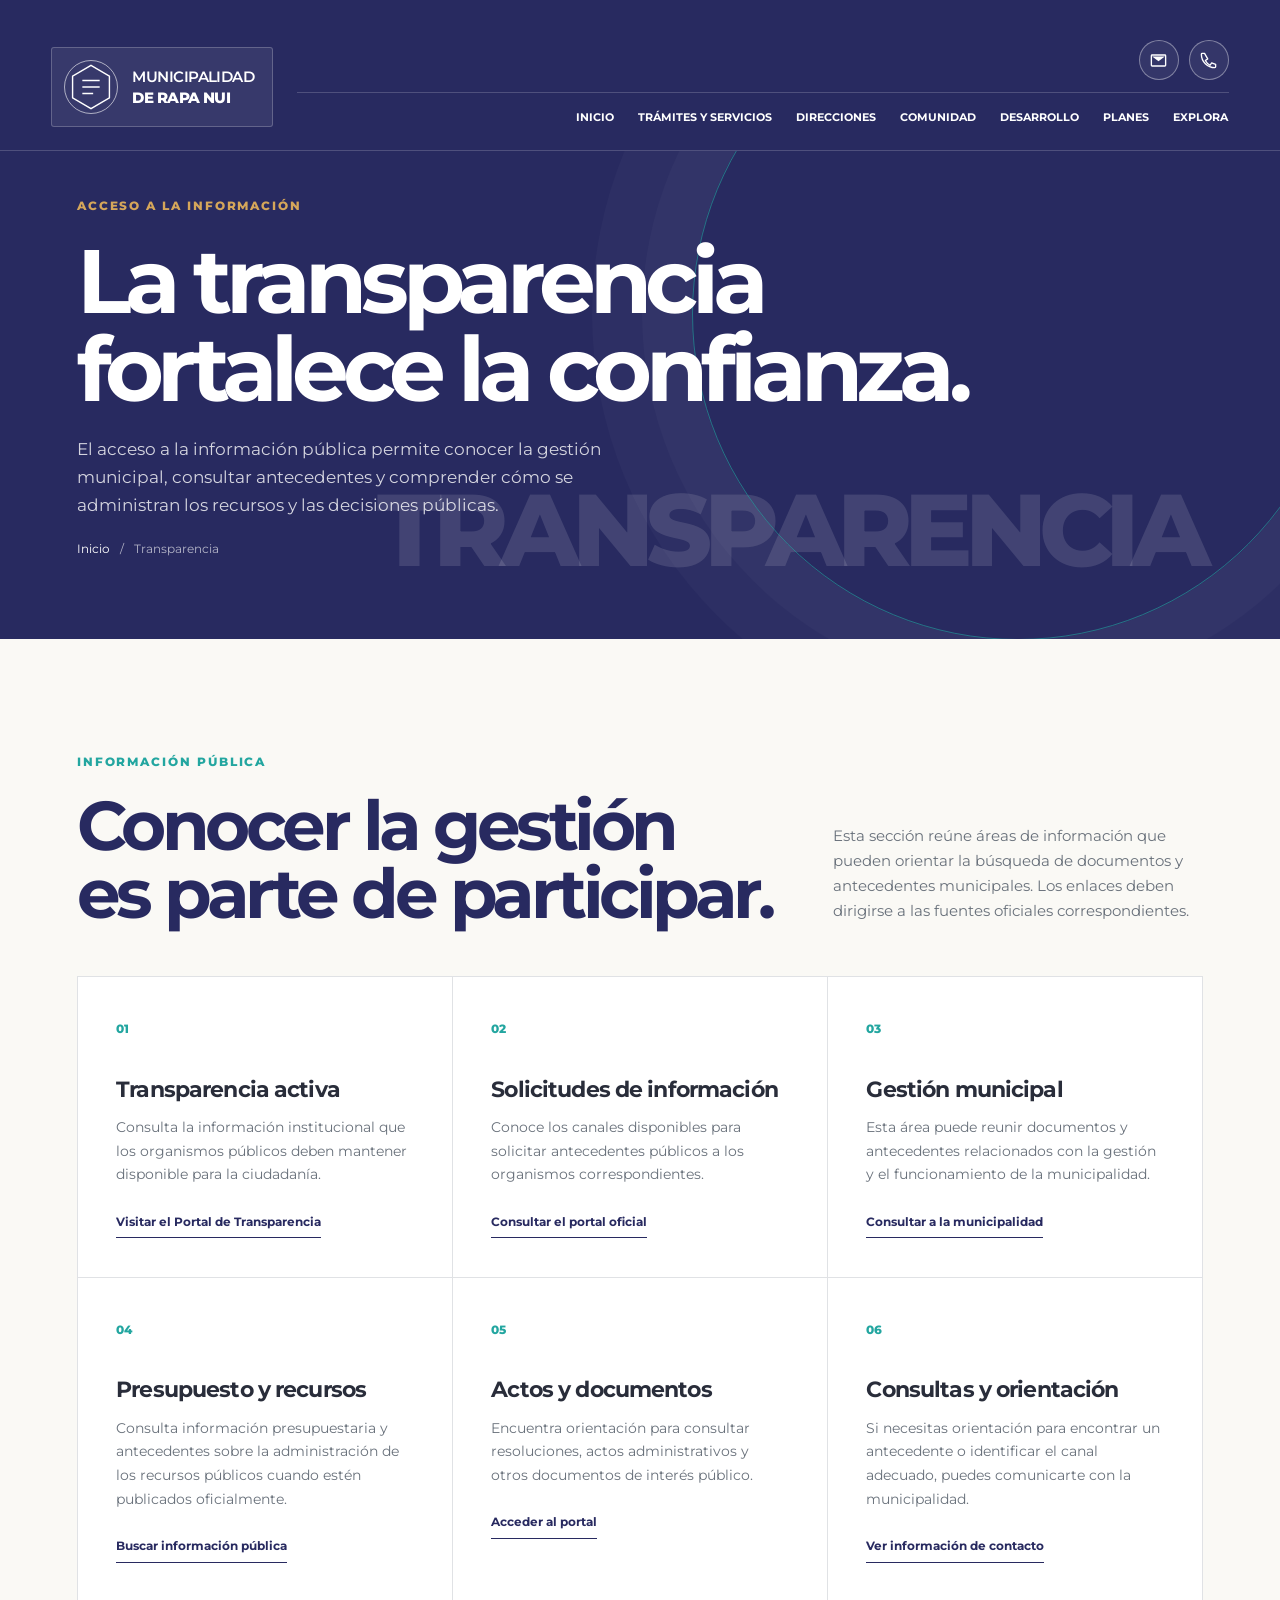
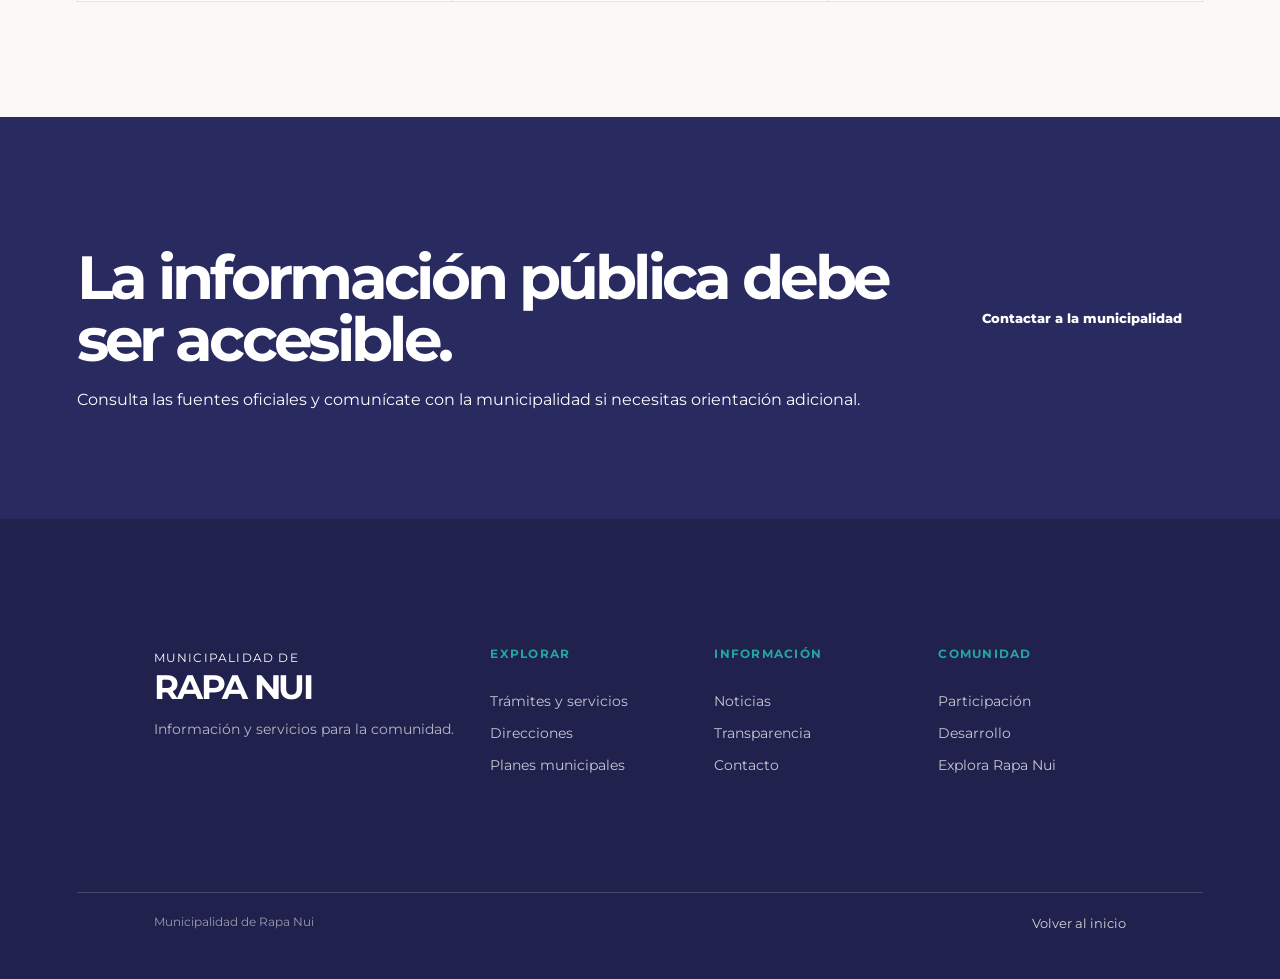
<file: transparecia.html>
<!doctype html>
<html lang="es">
<head>
  <meta charset="utf-8">
  <meta name="viewport" content="width=device-width, initial-scale=1">
  <meta name="theme-color" content="#282A60">
  <meta name="description" content="Información pública, transparencia y acceso a antecedentes de la Municipalidad de Rapa Nui.">
  <title>Transparencia | Municipalidad de Rapa Nui</title>
  <link rel="preconnect" href="https://fonts.googleapis.com">
  <link rel="preconnect" href="https://fonts.gstatic.com" crossorigin>
  <link href="https://fonts.googleapis.com/css2?family=Montserrat:wght@400;500;600;700;800&display=swap" rel="stylesheet">
  <link rel="stylesheet" href="styles.css">
  <script src="script.js" defer></script>
</head>
<body id="top">
<a class="skip-link" href="#contenido">Saltar al contenido</a>
<header class="site-header">
  <div class="header-topline" aria-hidden="true"></div>
  <div class="header-inner">
    <a class="brand" href="index.html" aria-label="Municipalidad de Rapa Nui, inicio">
      <span class="brand-mark" aria-hidden="true">
        <svg viewBox="0 0 48 48">
          <path d="M24 4 41 14v20L24 44 7 34V14z"/>
          <path d="M16 18h16M16 24h16M16 30h10"/>
        </svg>
      </span>
      <span class="brand-name">Municipalidad <strong>de Rapa Nui</strong></span>
    </a>
    <div class="header-tools" aria-label="Canales de contacto">
      <a class="icon-link" href="contacto.html" aria-label="Información de contacto">
        <svg viewBox="0 0 24 24">
          <rect x="3" y="5" width="18" height="14" rx="1"/>
          <path d="m4 7 8 6 8-6"/>
        </svg>
      </a>
      <a class="icon-link" href="contacto.html" aria-label="Teléfono de contacto">
        <svg viewBox="0 0 24 24">
          <path d="M7 3H4a1 1 0 0 0-1 1c0 9.4 7.6 17 17 17a1 1 0 0 0 1-1v-3l-5-2-2 3a14 14 0 0 1-6-6l3-2z"/>
        </svg>
      </a>
    </div>
    <button class="menu-toggle" type="button" aria-expanded="false" aria-controls="menu-principal">
      <span class="menu-toggle-lines" aria-hidden="true"></span>
      <span class="menu-toggle-label">Menú</span>
    </button>
    <nav class="main-nav" id="menu-principal" aria-label="Navegación principal">
      <a href="index.html">Inicio</a>
      <a href="tramites.html">Trámites y servicios</a>
      <a href="direcciones.html">Direcciones</a>
      <a href="comunidad.html">Comunidad</a>
      <a href="desarrollo.html">Desarrollo</a>
      <a href="planes.html">Planes</a>
      <a href="explora.html">Explora</a>
    </nav>
  </div>
</header>
<main id="contenido">
  <section class="interior-hero">
    <div class="interior-hero-inner reveal">
      <p class="eyebrow">Acceso a la información</p>
      <h1>La transparencia fortalece la confianza.</h1>
      <p class="interior-lead">El acceso a la información pública permite conocer la gestión municipal, consultar antecedentes y comprender cómo se administran los recursos y las decisiones públicas.</p>
      <div class="breadcrumb">
        <a href="index.html">Inicio</a>
        <span>/</span>
        <span aria-current="page">Transparencia</span>
      </div>
    </div>
    <div class="interior-mark" aria-hidden="true">TRANSPARENCIA</div>
  </section>
  <section class="section interior-section">
    <div class="section-heading reveal">
      <div>
        <p class="eyebrow">Información pública</p>
        <h2>Conocer la gestión<br>es parte de participar.</h2>
      </div>
      <p>Esta sección reúne áreas de información que pueden orientar la búsqueda de documentos y antecedentes municipales. Los enlaces deben dirigirse a las fuentes oficiales correspondientes.</p>
    </div>
    <div class="detail-grid">
      <article class="detail-card reveal">
        <span class="detail-index">01</span>
        <h2>Transparencia activa</h2>
        <p>Consulta la información institucional que los organismos públicos deben mantener disponible para la ciudadanía.</p>
        <a class="text-link" href="https://www.portaltransparencia.cl/" target="_blank" rel="noopener noreferrer">Visitar el Portal de Transparencia</a>
      </article>
      <article class="detail-card reveal">
        <span class="detail-index">02</span>
        <h2>Solicitudes de información</h2>
        <p>Conoce los canales disponibles para solicitar antecedentes públicos a los organismos correspondientes.</p>
        <a class="text-link" href="https://www.portaltransparencia.cl/" target="_blank" rel="noopener noreferrer">Consultar el portal oficial</a>
      </article>
      <article class="detail-card reveal">
        <span class="detail-index">03</span>
        <h2>Gestión municipal</h2>
        <p>Esta área puede reunir documentos y antecedentes relacionados con la gestión y el funcionamiento de la municipalidad.</p>
        <a class="text-link" href="contacto.html">Consultar a la municipalidad</a>
      </article>
      <article class="detail-card reveal">
        <span class="detail-index">04</span>
        <h2>Presupuesto y recursos</h2>
        <p>Consulta información presupuestaria y antecedentes sobre la administración de los recursos públicos cuando estén publicados oficialmente.</p>
        <a class="text-link" href="https://www.portaltransparencia.cl/" target="_blank" rel="noopener noreferrer">Buscar información pública</a>
      </article>
      <article class="detail-card reveal">
        <span class="detail-index">05</span>
        <h2>Actos y documentos</h2>
        <p>Encuentra orientación para consultar resoluciones, actos administrativos y otros documentos de interés público.</p>
        <a class="text-link" href="https://www.portaltransparencia.cl/" target="_blank" rel="noopener noreferrer">Acceder al portal</a>
      </article>
      <article class="detail-card reveal">
        <span class="detail-index">06</span>
        <h2>Consultas y orientación</h2>
        <p>Si necesitas orientación para encontrar un antecedente o identificar el canal adecuado, puedes comunicarte con la municipalidad.</p>
        <a class="text-link" href="contacto.html">Ver información de contacto</a>
      </article>
    </div>
  </section>
  <section class="contact-band reveal">
    <div>
      <p class="eyebrow">Tu derecho a informarte</p>
      <h2>La información pública debe ser accesible.</h2>
      <p>Consulta las fuentes oficiales y comunícate con la municipalidad si necesitas orientación adicional.</p>
    </div>
    <a class="button button-dark" href="contacto.html">Contactar a la municipalidad</a>
  </section>
</main>
<footer class="site-footer">
  <div class="footer-main">
    <div class="footer-brand">
      <span class="footer-kicker">Municipalidad de</span>
      <strong>Rapa Nui</strong>
      <p>Información y servicios para la comunidad.</p>
    </div>
    <div class="footer-column">
      <h2>Explorar</h2>
      <a href="tramites.html">Trámites y servicios</a>
      <a href="direcciones.html">Direcciones</a>
      <a href="planes.html">Planes municipales</a>
    </div>
    <div class="footer-column">
      <h2>Información</h2>
      <a href="noticias.html">Noticias</a>
      <a href="transparencia.html">Transparencia</a>
      <a href="contacto.html">Contacto</a>
    </div>
    <div class="footer-column">
      <h2>Comunidad</h2>
      <a href="comunidad.html">Participación</a>
      <a href="desarrollo.html">Desarrollo</a>
      <a href="explora.html">Explora Rapa Nui</a>
    </div>
  </div>
  <div class="footer-bottom">
    <span>Municipalidad de Rapa Nui</span>
    <a href="#top">Volver al inicio</a>
  </div>
</footer>
</body>
</html>
</file>
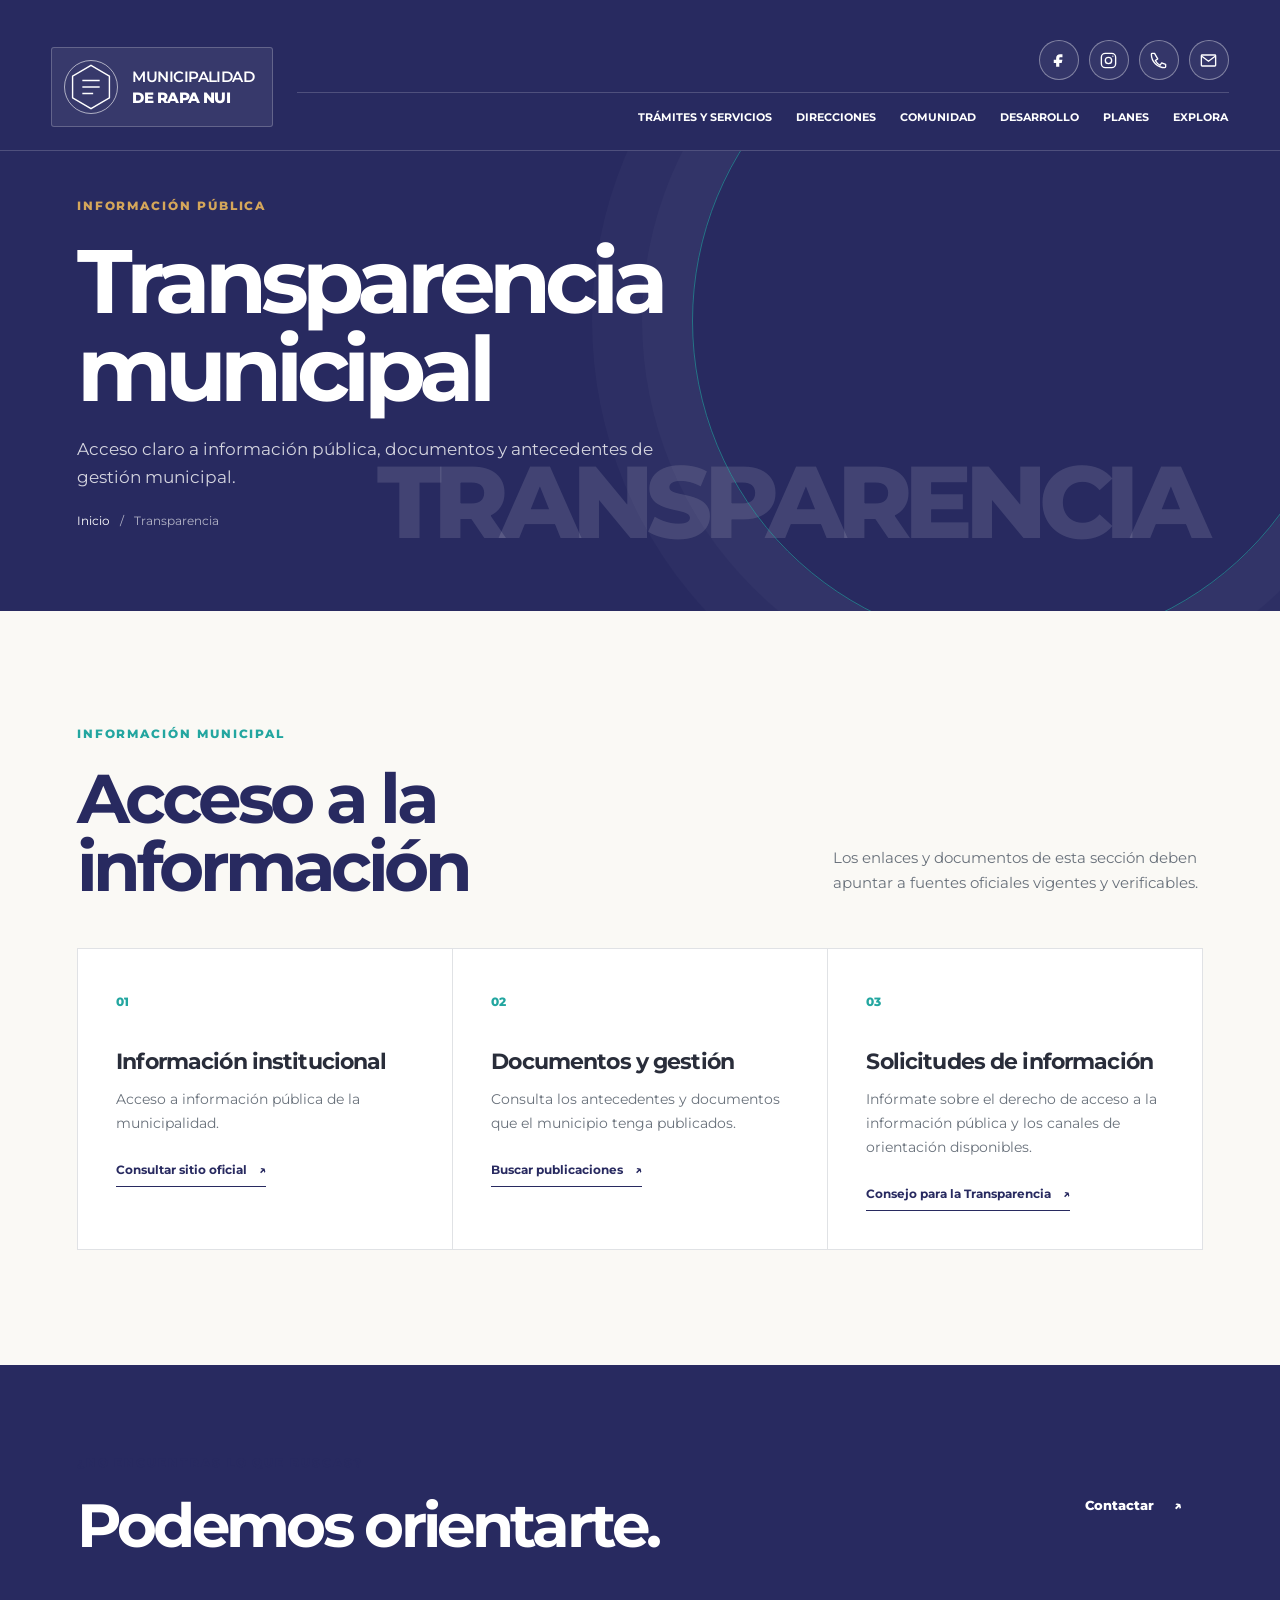
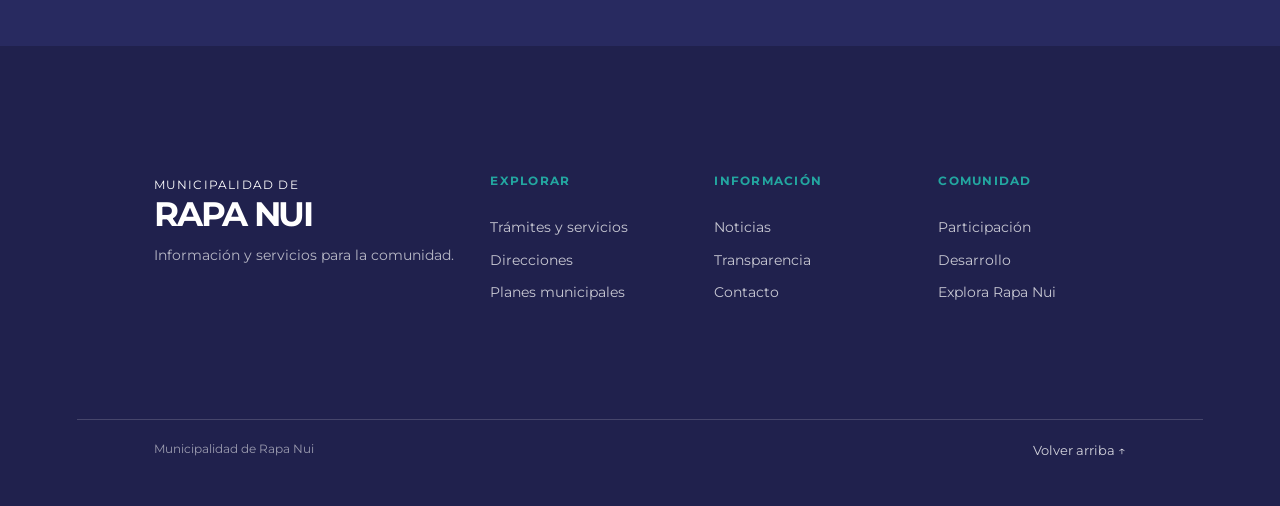
<file: transparencia.html>
<!doctype html>
<html lang="es">
<head>
  <meta charset="utf-8">
  <meta name="viewport" content="width=device-width, initial-scale=1">
  <meta name="theme-color" content="#282A60">
  <meta name="description" content="Acceso claro a información pública, documentos y antecedentes de gestión municipal.">
  <title>Transparencia | Municipalidad de Rapa Nui</title>
  <link rel="preconnect" href="https://fonts.googleapis.com">
  <link rel="preconnect" href="https://fonts.gstatic.com" crossorigin>
  <link href="https://fonts.googleapis.com/css2?family=Montserrat:wght@400;500;600;700;800&display=swap" rel="stylesheet">
  <link rel="stylesheet" href="styles.css">
  <script src="script.js" defer></script>
</head>
<body id="top">
<a class="skip-link" href="#contenido">Saltar al contenido</a>
<header class="site-header">
  <div class="header-topline" aria-hidden="true"></div>
  <div class="header-inner">
    <a class="brand" href="index.html" aria-label="Municipalidad de Rapa Nui, inicio">
      <span class="brand-mark" aria-hidden="true"><svg viewBox="0 0 48 48"><path d="M24 4 41 14v20L24 44 7 34V14z"/><path d="M16 18h16M16 24h16M16 30h10"/></svg></span>
      <span class="brand-name">Municipalidad <strong>de Rapa Nui</strong></span>
    </a>
    <div class="header-tools" aria-label="Canales de contacto">
      <a class="icon-link" href="#" aria-label="Facebook, enlace oficial pendiente"><svg viewBox="0 0 24 24" aria-hidden="true"><path d="M14 8h3V4h-3c-3 0-5 2-5 5v2H6v4h3v5h4v-5h3l1-4h-4V9c0-.7.3-1 1-1z"/></svg></a>
      <a class="icon-link" href="#" aria-label="Instagram, enlace oficial pendiente"><svg viewBox="0 0 24 24" aria-hidden="true"><rect x="3" y="3" width="18" height="18" rx="5"/><circle cx="12" cy="12" r="4"/><circle cx="17.5" cy="6.5" r=".8" class="solid"/></svg></a>
      <a class="icon-link" href="contacto.html" aria-label="Teléfono y contacto"><svg viewBox="0 0 24 24" aria-hidden="true"><path d="M7 3H4a1 1 0 0 0-1 1c0 9.4 7.6 17 17 17a1 1 0 0 0 1-1v-3l-5-2-2 3a14 14 0 0 1-6-6l3-2z"/></svg></a>
      <a class="icon-link" href="contacto.html" aria-label="Correo y contacto"><svg viewBox="0 0 24 24" aria-hidden="true"><rect x="3" y="5" width="18" height="14" rx="1"/><path d="m4 7 8 6 8-6"/></svg></a>
    </div>
    <button class="menu-toggle" type="button" aria-expanded="false" aria-controls="menu-principal">
      <span class="menu-toggle-lines" aria-hidden="true"></span><span class="menu-toggle-label">Menú</span>
    </button>
    <nav class="main-nav" id="menu-principal" aria-label="Navegación principal">
      <a href="tramites.html">Trámites y servicios</a>
      <a href="direcciones.html">Direcciones</a>
      <a href="comunidad.html">Comunidad</a>
      <a href="desarrollo.html">Desarrollo</a>
      <a href="planes.html">Planes</a>
      <a href="explora.html">Explora</a>
    </nav>
  </div>
</header>
<main id="contenido">
  <section class="interior-hero">
    <div class="interior-hero-inner reveal">
      <p class="eyebrow">INFORMACIÓN PÚBLICA</p>
      <h1>Transparencia municipal</h1>
      <p class="interior-lead">Acceso claro a información pública, documentos y antecedentes de gestión municipal.</p>
      <div class="breadcrumb"><a href="index.html">Inicio</a><span aria-hidden="true">/</span><span aria-current="page">Transparencia</span></div>
    </div>
    <div class="interior-mark" aria-hidden="true"><span>TRANSPARENCIA</span></div>
  </section>
  <section class="section interior-section">
    <div class="section-heading reveal">
      <div><p class="eyebrow">Información municipal</p><h2>Acceso a la información</h2></div>
      <p>Los enlaces y documentos de esta sección deben apuntar a fuentes oficiales vigentes y verificables.</p>
    </div>
    <div class="detail-grid">
      <article class="detail-card reveal">
        <span class="detail-index">01</span>
        <h2>Información institucional</h2>
        <p>Acceso a información pública de la municipalidad.</p>
        <a class="text-link" href="https://rapanui.net/" target="_blank" rel="noopener noreferrer">Consultar sitio oficial <span aria-hidden="true">↗</span></a>
      </article>
      <article class="detail-card reveal">
        <span class="detail-index">02</span>
        <h2>Documentos y gestión</h2>
        <p>Consulta los antecedentes y documentos que el municipio tenga publicados.</p>
        <a class="text-link" href="https://rapanui.net/" target="_blank" rel="noopener noreferrer">Buscar publicaciones <span aria-hidden="true">↗</span></a>
      </article>
      <article class="detail-card reveal">
        <span class="detail-index">03</span>
        <h2>Solicitudes de información</h2>
        <p>Infórmate sobre el derecho de acceso a la información pública y los canales de orientación disponibles.</p>
        <a class="text-link" href="https://www.consejotransparencia.cl/" target="_blank" rel="noopener noreferrer">Consejo para la Transparencia <span aria-hidden="true">↗</span></a>
      </article>
    </div>
  </section>
  <section class="contact-band reveal">
    <div>
      <p class="eyebrow">¿No encuentras lo que buscas?</p>
      <h2>Podemos orientarte.</h2>
    </div>
    <a class="button button-dark" href="contacto.html">Contactar <span aria-hidden="true">↗</span></a>
  </section>
</main>
<footer class="site-footer">
  <div class="footer-main">
    <div class="footer-brand">
      <span class="footer-kicker">Municipalidad de</span>
      <strong>Rapa Nui</strong>
      <p>Información y servicios para la comunidad.</p>
    </div>
    <div class="footer-column">
      <h2>Explorar</h2>
      <a href="tramites.html">Trámites y servicios</a>
      <a href="direcciones.html">Direcciones</a>
      <a href="planes.html">Planes municipales</a>
    </div>
    <div class="footer-column">
      <h2>Información</h2>
      <a href="noticias.html">Noticias</a>
      <a href="transparencia.html">Transparencia</a>
      <a href="contacto.html">Contacto</a>
    </div>
    <div class="footer-column">
      <h2>Comunidad</h2>
      <a href="comunidad.html">Participación</a>
      <a href="desarrollo.html">Desarrollo</a>
      <a href="explora.html">Explora Rapa Nui</a>
    </div>
  </div>
  <div class="footer-bottom">
    <span>Municipalidad de Rapa Nui</span>
    <a href="#top">Volver arriba ↑</a>
  </div>
</footer>
</body>
</html>
</file>
<file: styles.css>
:root {
  --navy: #282A60;
  --blue: #34376F;
  --turquoise: #23A6A0;
  --turquoise-light: #DCEBE9;
  --sand: #D5A65A;
  --cream: #FAF9F5;
  --white: #FFFFFF;
  --text: #292D3A;
  --muted: #69717B;
  --line: #E0E2E5;
  --font: "Montserrat", sans-serif;
  --page-width: 1440px;
  --gutter: clamp(20px, 5vw, 76px);
}

* {
  box-sizing: border-box;
}

html {
  scroll-behavior: smooth;
  scroll-padding-top: 125px;
}

body {
  margin: 0;
  color: var(--text);
  background: var(--cream);
  font-family: var(--font);
  font-size: 16px;
  line-height: 1.65;
  -webkit-font-smoothing: antialiased;
}

a {
  color: inherit;
}

a:focus-visible,
button:focus-visible {
  outline: 3px solid var(--sand);
  outline-offset: 4px;
}

button,
input,
textarea,
select {
  font: inherit;
}

img,
svg {
  max-width: 100%;
}

.skip-link {
  position: absolute;
  z-index: 2000;
  top: 8px;
  left: 8px;
  padding: 12px 16px;
  transform: translateY(-150%);
  background: var(--white);
  color: var(--navy);
}

.skip-link:focus {
  transform: translateY(0);
}

.site-header .brand-logo {
  width: 55px;
  height: 55px;
  max-width: 55px;
  object-fit: contain;
  flex: 0 0 55px;
}
.header-topline {
  width: 100%;
  height: 48px;
  background-color: #282A60;
  background-image: url("patron-grecas.png");
  background-repeat: repeat-x;
  background-position: center;
  background-size: auto 100%;
}

.header-inner {
  width: min(100%, var(--page-width));
  min-height: 112px;
  margin: auto;
  padding: 18px var(--gutter);
  display: grid;
  grid-template-columns: minmax(260px, 1fr) auto;
  grid-template-areas:
    "brand tools"
    "brand nav";
  align-items: center;
  column-gap: 28px;
}

.brand {
  grid-area: brand;
  display: inline-flex;
  align-items: center;
  gap: 18px;
  width: fit-content;
  text-decoration: none;
}

.brand-mark {
  display: grid;
  place-items: center;
  width: 58px;
  height: 58px;
  flex: 0 0 auto;
  border: 1px solid rgba(255,255,255,.6);
  border-radius: 50%;
}

.brand-mark svg {
  width: 42px;
  fill: none;
  stroke: var(--white);
  stroke-width: 1.3;
}

.brand-name {
  max-width: 290px;
  font-size: clamp(1.05rem, 1.6vw, 1.55rem);
  font-weight: 700;
  line-height: 1.12;
  letter-spacing: -.045em;
  text-transform: uppercase;
}

.brand-name strong {
  display: block;
  font-weight: 800;
}

.header-tools {
  grid-area: tools;
  display: flex;
  align-items: center;
  justify-content: flex-end;
  gap: 10px;
}

.icon-link {
  width: 36px;
  height: 36px;
  display: grid;
  place-items: center;
  border: 1px solid rgba(255,255,255,.7);
  border-radius: 50%;
  transition: background .25s ease, color .25s ease, transform .25s ease;
}

.icon-link:hover {
  background: var(--turquoise);
  color: var(--navy);
  transform: translateY(-2px);
}

.icon-link svg {
  width: 17px;
  height: 17px;
  fill: none;
  stroke: currentColor;
  stroke-width: 1.8;
  stroke-linecap: round;
  stroke-linejoin: round;
}

.icon-link:first-child svg,
.icon-link .solid {
  fill: currentColor;
  stroke: none;
}

.main-nav {
  grid-area: nav;
  display: flex;
  justify-content: flex-end;
  flex-wrap: wrap;
  gap: 6px clamp(12px, 1.5vw, 24px);
}

.main-nav a {
  position: relative;
  padding: 8px 0;
  color: rgba(255,255,255,.92);
  text-decoration: none;
  font-size: .72rem;
  font-weight: 700;
  text-transform: uppercase;
}

.main-nav a::after {
  position: absolute;
  right: 0;
  bottom: 3px;
  left: 0;
  height: 2px;
  content: "";
  background: var(--turquoise);
  transform: scaleX(0);
  transform-origin: left;
  transition: transform .25s ease;
}

.main-nav a:hover::after,
.main-nav a[aria-current="page"]::after {
  transform: scaleX(1);
}

.menu-toggle {
  display: none;
}

.hero {
  position: relative;
  display: flex;
  min-height: clamp(560px, 70vw, 820px);
  overflow: hidden;
  align-items: center;
  background:
    linear-gradient(105deg, rgba(22,24,59,.83), rgba(40,42,96,.38) 65%, rgba(22,24,59,.2)),
    radial-gradient(ellipse at 72% 36%, rgba(35,166,160,.42), transparent 36%),
    linear-gradient(145deg, #5c7c92 0%, #34376F 48%, #25264f 100%);
  color: var(--white);
}

.hero::before {
  position: absolute;
  inset: 0;
  content: "";
  opacity: .16;
  background: repeating-linear-gradient(
    135deg,
    transparent 0 44px,
    rgba(255,255,255,.14) 45px 46px,
    transparent 47px 92px
  );
  mask-image: linear-gradient(90deg, transparent, #000);
}

.hero-texture {
  position: absolute;
  right: -8%;
  bottom: -38%;
  width: min(70vw, 850px);
  aspect-ratio: 1;
  border: 1px solid rgba(255,255,255,.22);
  border-radius: 50%;
}

.hero-texture::before,
.hero-texture::after {
  position: absolute;
  inset: 12%;
  content: "";
  border: 1px solid rgba(35,166,160,.55);
  border-radius: 50%;
}

.hero-texture::after {
  inset: 26%;
  border-color: rgba(213,166,90,.6);
}

.hero-content {
  position: relative;
  z-index: 1;
  width: min(100%, var(--page-width));
  margin: 0 auto;
  padding: 100px var(--gutter) 130px;
}

.eyebrow {
  margin: 0 0 18px;
  color: var(--turquoise);
  font-size: .72rem;
  font-weight: 800;
  letter-spacing: .16em;
  line-height: 1.4;
  text-transform: uppercase;
}

.hero .eyebrow {
  color: var(--sand);
}

.hero h1 {
  max-width: 1050px;
  margin: 0;
  font-size: clamp(2.8rem, 7.2vw, 7rem);
  font-weight: 800;
  line-height: .99;
  letter-spacing: -.075em;
  text-transform: uppercase;
}

.hero h1 span {
  color: var(--turquoise-light);
}

.hero-intro {
  max-width: 540px;
  margin: 28px 0 30px;
  color: rgba(255,255,255,.88);
  font-size: clamp(1rem, 1.4vw, 1.2rem);
}

.button {
  display: inline-flex;
  min-height: 50px;
  align-items: center;
  justify-content: center;
  gap: 28px;
  padding: 13px 19px;
  border: 1px solid transparent;
  text-decoration: none;
  font-size: .8rem;
  font-weight: 700;
  transition: background .25s ease, color .25s ease, transform .25s ease;
}

.button:hover {
  transform: translateY(-3px);
}

.button-light {
  background: var(--cream);
  color: var(--navy);
}

.button-light:hover {
  background: var(--turquoise);
}

.button-dark {
  background: var(--navy);
  color: var(--white);
}

.button-dark:hover {
  background: var(--turquoise);
  color: var(--navy);
}

.hero-caption {
  position: absolute;
  right: var(--gutter);
  bottom: 28px;
  left: var(--gutter);
  display: flex;
  justify-content: space-between;
  gap: 20px;
  color: rgba(255,255,255,.76);
  font-size: .68rem;
  letter-spacing: .08em;
  text-transform: uppercase;
}

.scroll-cue {
  position: absolute;
  right: var(--gutter);
  bottom: 100px;
  display: flex;
  align-items: center;
  gap: 12px;
  color: var(--white);
  text-decoration: none;
  font-size: .68rem;
}

.scroll-line {
  display: block;
  width: 44px;
  height: 1px;
  background: var(--turquoise);
  transform-origin: left;
  animation: line-pulse 2s ease-in-out infinite;
}

.section {
  width: min(100%, var(--page-width));
  margin: 0 auto;
  padding: clamp(72px, 9vw, 140px) var(--gutter);
}

.section-heading {
  display: flex;
  align-items: flex-end;
  justify-content: space-between;
  gap: 40px;
  margin-bottom: 48px;
}

.section-heading h2,
.territory-copy h2,
.contact-band h2 {
  margin: 0;
  font-size: clamp(2.3rem, 5vw, 5rem);
  font-weight: 700;
  line-height: 1.03;
  letter-spacing: -.065em;
}

.section-heading h2 em {
  color: var(--turquoise);
  font-style: normal;
}

.section-heading > p {
  max-width: 330px;
  margin: 0 0 5px;
  color: var(--muted);
  font-size: .95rem;
}

.service-grid {
  display: grid;
  grid-template-columns: repeat(3, minmax(0, 1fr));
  border-top: 1px solid var(--line);
  border-left: 1px solid var(--line);
}

.service-card {
  position: relative;
  display: flex;
  min-height: 250px;
  flex-direction: column;
  align-items: flex-start;
  padding: clamp(20px, 2.5vw, 38px);
  border-right: 1px solid var(--line);
  border-bottom: 1px solid var(--line);
  background: var(--white);
  text-decoration: none;
  overflow: hidden;
  transition: background .35s ease, color .35s ease;
}

.service-card::before {
  position: absolute;
  inset: auto 0 0;
  height: 4px;
  content: "";
  background: var(--turquoise);
  transform: scaleX(0);
  transform-origin: left;
  transition: transform .35s ease;
}

.service-card:hover {
  background: var(--turquoise-light);
}

.service-card:hover::before {
  transform: scaleX(1);
}

.card-number {
  color: var(--muted);
  font-size: .7rem;
  font-weight: 700;
  letter-spacing: .08em;
}

.card-icon {
  display: grid;
  width: 54px;
  height: 54px;
  margin: 28px 0 24px;
  place-items: center;
  border: 1px solid var(--line);
  border-radius: 50%;
}

.card-icon svg {
  width: 30px;
  fill: none;
  stroke: currentColor;
  stroke-width: 1.6;
  stroke-linecap: round;
  stroke-linejoin: round;
}

.service-card h3 {
  max-width: 250px;
  margin: auto 0 0;
  font-size: clamp(1.05rem, 1.6vw, 1.45rem);
  line-height: 1.2;
  letter-spacing: -.04em;
}

.service-card-dark {
  background: var(--navy);
  color: var(--white);
}

.service-card-dark .card-number {
  color: rgba(255,255,255,.65);
}

.service-card-dark:hover {
  background: var(--blue);
}

.territory-section {
  display: grid;
  grid-template-columns: minmax(0, .85fr) minmax(0, 1.4fr);
  align-items: center;
  gap: clamp(30px, 4vw, 65px);
  overflow: hidden;
  padding: clamp(70px, 9vw, 130px) var(--gutter);
  background: var(--turquoise-light);
}

.territory-copy {
  width: min(100%, 590px);
  justify-self: end;
}

.territory-copy h2 {
  max-width: 600px;
}

.territory-copy > p:not(.eyebrow) {
  max-width: 460px;
  color: #515b63;
}

.text-link {
  display: inline-flex;
  align-items: center;
  gap: 12px;
  width: fit-content;
  margin-top: 18px;
  padding-bottom: 5px;
  border-bottom: 1px solid currentColor;
  color: var(--navy);
  text-decoration: none;
  font-size: .78rem;
  font-weight: 700;
}

.orbit-experience {
  display: grid;
  grid-template-columns: minmax(0, 1.2fr) minmax(220px, .8fr);
  gap: clamp(16px, 2vw, 30px);
  align-items: center;
  width: 100%;
  min-width: 0;
}

.orbit-art {
  --orbit-tilt-x: 0deg;
  --orbit-tilt-y: 0deg;
  position: relative;
  width: 100%;
  max-width: 580px;
  min-width: 0;
  aspect-ratio: 1;
  justify-self: center;
  isolation: isolate;
  perspective: 1000px;
  transform: perspective(1000px) rotateY(var(--orbit-tilt-x)) rotateX(var(--orbit-tilt-y));
  transition: transform 350ms ease;
}

.orbit {
  position: absolute;
  top: 50%;
  left: 50%;
  width: 78%;
  aspect-ratio: 1;
  border: 1.5px solid rgba(40,42,96,.85);
  border-radius: 50%;
  transform: translate(-50%,-50%);
  pointer-events: none;
}

.orbit-one {
  width: 78%;
  animation: orbit-spin-one 4s linear infinite;
}

.orbit-two {
  width: 69%;
  border-color: var(--turquoise);
  animation: orbit-spin-two 3.2s linear infinite;
}

.orbit-three {
  width: 69%;
  border-color: var(--sand);
  animation: orbit-spin-three 4.5s linear infinite;
}

.orbit-core {
  position: absolute;
  top: 50%;
  left: 50%;
  z-index: 2;
  display: grid;
  width: 27%;
  aspect-ratio: 1;
  place-items: center;
  border: 1px solid rgba(255,255,255,.5);
  border-radius: 50%;
  background: var(--navy);
  color: var(--white);
  font-size: clamp(.8rem, 1.4vw, 1.1rem);
  font-weight: 800;
  line-height: 1.05;
  text-align: center;
  transform: translate(-50%,-50%);
  box-shadow: 0 0 0 15px rgba(40,42,96,.07);
  transition: box-shadow .35s ease;
}

.orbit-point {
  position: absolute;
  z-index: 5;
  display: grid;
  width: clamp(58px, 5.2vw, 76px);
  height: clamp(58px, 5.2vw, 76px);
  padding: 17px;
  place-items: center;
  border: 1px solid var(--navy);
  border-radius: 50%;
  background: var(--cream);
  color: var(--navy);
  cursor: pointer;
  transform-origin: center;
  box-shadow: 0 8px 22px rgba(40,42,96,.13);
  transition: scale .25s ease, background .25s ease, color .25s ease, box-shadow .25s ease;
  -webkit-tap-highlight-color: transparent;
  touch-action: manipulation;
}

.orbit-point svg {
  display: block;
  width: 100%;
  height: 100%;
  fill: none;
  stroke: currentColor;
  stroke-width: 1.7;
  stroke-linecap: round;
  stroke-linejoin: round;
  overflow: visible;
  transition: transform .25s ease;
}

.point-territory {
  top: 50%;
  left: 4%;
  transform: translateY(-50%);
}

.point-community {
  top: 8%;
  left: 50%;
  transform: translateX(-50%);
}

.point-nature {
  right: 4%;
  bottom: 10%;
}

.orbit-point:hover,
.orbit-point:focus-visible {
  z-index: 10;
  scale: 1.22;
  background: var(--turquoise);
  color: var(--navy);
  box-shadow: 0 0 0 9px rgba(35,166,160,.2), 0 12px 28px rgba(40,42,96,.24);
}

.orbit-point:hover svg,
.orbit-point:focus-visible svg {
  transform: scale(1.08);
}

.orbit-point[aria-pressed="true"] {
  z-index: 8;
  scale: 1.13;
  background: var(--navy);
  color: var(--white);
  border-color: var(--turquoise);
  box-shadow: 0 0 0 7px rgba(35,166,160,.25);
}

.orbit-detail {
  position: relative;
  width: 100%;
  min-width: 0;
  min-height: 180px;
  align-self: center;
  padding: clamp(18px, 2vw, 28px);
  border-left: 3px solid var(--turquoise);
  background: rgba(255,255,255,.78);
  box-shadow: 0 12px 35px rgba(40,42,96,.06);
  overflow: hidden;
  transition: opacity 220ms ease, transform 280ms ease, border-color 300ms ease;
}

.orbit-detail::before {
  position: absolute;
  top: 0;
  left: 0;
  width: 100%;
  height: 3px;
  content: "";
  background: var(--turquoise);
  transform: scaleX(0);
  transform-origin: left;
  transition: transform 450ms ease;
}

.orbit-detail.is-expanded::before {
  transform: scaleX(1);
}

.orbit-detail.is-changing {
  opacity: 0;
  transform: translateY(12px);
}

.orbit-detail .eyebrow {
  margin-bottom: 8px;
  font-size: .65rem;
}

.orbit-detail h3 {
  margin: 0;
  color: var(--navy);
  font-size: clamp(1.25rem, 2vw, 1.8rem);
  line-height: 1.15;
  letter-spacing: -.04em;
}

.orbit-detail > p:not(.eyebrow) {
  margin: 9px 0;
  color: var(--muted);
  font-size: .86rem;
}

.orbit-detail .text-link {
  margin-top: 8px;
}

#orbit-experience[data-active-topic="territory"] .orbit-detail {
  border-left-color: var(--navy);
}

#orbit-experience[data-active-topic="community"] .orbit-detail {
  border-left-color: var(--turquoise);
}

#orbit-experience[data-active-topic="nature"] .orbit-detail {
  border-left-color: var(--sand);
}

#orbit-experience[data-active-topic="territory"] .orbit-detail::before {
  background: var(--navy);
}

#orbit-experience[data-active-topic="community"] .orbit-detail::before {
  background: var(--turquoise);
}

#orbit-experience[data-active-topic="nature"] .orbit-detail::before {
  background: var(--sand);
}

.orbit-instruction {
  color: var(--muted);
  font-size: .85rem;
}

@keyframes orbit-spin-one {
  from { transform: translate(-50%,-50%) rotate(0deg); }
  to { transform: translate(-50%,-50%) rotate(360deg); }
}

@keyframes orbit-spin-two {
  from { transform: translate(-50%,-50%) rotate(0deg) scaleX(1.06); }
  to { transform: translate(-50%,-50%) rotate(-360deg) scaleX(1.06); }
}

@keyframes orbit-spin-three {
  from { transform: translate(-50%,-50%) rotate(0deg) scaleY(.94); }
  to { transform: translate(-50%,-50%) rotate(360deg) scaleY(.94); }
}

.section-news {
  padding-bottom: clamp(72px, 9vw, 130px);
}

.news-grid {
  display: grid;
  grid-template-columns: repeat(3,minmax(0,1fr));
  gap: 22px;
}

.news-card {
  display: flex;
  flex-direction: column;
  align-items: flex-start;
  text-decoration: none;
}

.news-placeholder {
  display: flex;
  width: 100%;
  aspect-ratio: 1.4;
  align-items: flex-start;
  justify-content: flex-end;
  padding: 18px;
  background: var(--navy);
  color: var(--white);
  overflow: hidden;
}

.news-placeholder span {
  font-size: 3.5rem;
  font-weight: 700;
  letter-spacing: -.08em;
  opacity: .8;
  transition: transform .5s ease;
}

.news-card:hover .news-placeholder span {
  transform: scale(1.12) rotate(-5deg);
}

.news-placeholder-turquoise {
  background: var(--turquoise);
  color: var(--navy);
}

.news-placeholder-sand {
  background: var(--sand);
  color: var(--navy);
}

.news-type {
  margin-top: 20px;
  color: var(--muted);
  font-size: .68rem;
  font-weight: 700;
  letter-spacing: .1em;
  text-transform: uppercase;
}

.news-card h3 {
  max-width: 340px;
  margin: 8px 0 0;
  font-size: clamp(1.2rem, 2vw, 1.8rem);
  line-height: 1.18;
  letter-spacing: -.045em;
}

.news-card .text-link {
  margin-top: 16px;
}

.contact-band {
  display: flex;
  align-items: center;
  justify-content: space-between;
  gap: 30px;
  padding: clamp(40px, 6vw, 80px) var(--gutter);
  background: var(--sand);
}

.contact-band .eyebrow {
  color: var(--navy);
}

.contact-band h2 {
  max-width: 780px;
  font-size: clamp(2rem, 4.5vw, 4.5rem);
}

.site-footer {
  background: var(--navy);
  color: var(--white);
}

.footer-main {
  display: grid;
  grid-template-columns: 1.6fr repeat(3,1fr);
  gap: 36px;
  width: min(100%, var(--page-width));
  margin: auto;
  padding: 70px var(--gutter);
}

.footer-brand strong {
  display: block;
  font-size: 2.1rem;
  line-height: 1;
  letter-spacing: -.06em;
  text-transform: uppercase;
}

.footer-kicker {
  font-size: .75rem;
  letter-spacing: .1em;
  text-transform: uppercase;
}

.footer-brand p {
  max-width: 230px;
  color: rgba(255,255,255,.7);
  font-size: .85rem;
}

.footer-column {
  display: flex;
  flex-direction: column;
  align-items: flex-start;
  gap: 10px;
}

.footer-column h2 {
  margin: 0 0 8px;
  color: var(--turquoise);
  font-size: .75rem;
  letter-spacing: .12em;
  text-transform: uppercase;
}

.footer-column a,
.footer-bottom a {
  color: rgba(255,255,255,.8);
  text-decoration: none;
  font-size: .82rem;
}

.footer-column a:hover,
.footer-bottom a:hover {
  color: var(--sand);
}

.footer-bottom {
  display: flex;
  justify-content: space-between;
  gap: 20px;
  padding: 20px var(--gutter);
  border-top: 1px solid rgba(255,255,255,.16);
  color: rgba(255,255,255,.65);
  font-size: .72rem;
}

.interior-hero {
  position: relative;
  min-height: 430px;
  display: flex;
  align-items: center;
  overflow: hidden;
  background: var(--navy);
  color: var(--white);
}

.interior-hero::after {
  position: absolute;
  top: -25%;
  right: -5%;
  width: min(55vw,650px);
  aspect-ratio: 1;
  border: 1px solid rgba(35,166,160,.6);
  border-radius: 50%;
  content: "";
  box-shadow: 0 0 0 50px rgba(255,255,255,.025), 0 0 0 100px rgba(255,255,255,.025);
}

.interior-hero-inner {
  position: relative;
  z-index: 1;
  width: min(100%,var(--page-width));
  margin: auto;
  padding: 80px var(--gutter);
}

.interior-hero .eyebrow {
  color: var(--sand);
}

.interior-hero h1 {
  max-width: 900px;
  margin: 0;
  font-size: clamp(2.8rem,7vw,6.3rem);
  line-height: .98;
  letter-spacing: -.07em;
}

.interior-lead {
  max-width: 600px;
  margin: 24px 0 20px;
  color: rgba(255,255,255,.8);
  font-size: 1.05rem;
}

.breadcrumb {
  display: flex;
  gap: 10px;
  align-items: center;
  color: rgba(255,255,255,.65);
  font-size: .72rem;
}

.breadcrumb a {
  color: var(--white);
  text-decoration: none;
}

.interior-mark {
  position: absolute;
  right: var(--gutter);
  bottom: 24px;
  color: rgba(255,255,255,.12);
  font-size: clamp(2rem,8vw,8rem);
  font-weight: 800;
  letter-spacing: -.08em;
}

.interior-section {
  min-height: 460px;
}

.detail-grid {
  display: grid;
  grid-template-columns: repeat(3,minmax(0,1fr));
  border-top: 1px solid var(--line);
  border-left: 1px solid var(--line);
}

.detail-card {
  min-height: 240px;
  padding: clamp(22px,3vw,42px);
  border-right: 1px solid var(--line);
  border-bottom: 1px solid var(--line);
  background: var(--white);
}

.detail-index {
  color: var(--turquoise);
  font-size: .72rem;
  font-weight: 800;
}

.detail-card h2 {
  margin: 35px 0 10px;
  font-size: 1.35rem;
  line-height: 1.15;
  letter-spacing: -.04em;
}

.detail-card p {
  color: var(--muted);
  font-size: .9rem;
}

.detail-card .text-link {
  margin-top: 10px;
}

.reveal {
  opacity: 0;
  transform: translateY(22px);
  transition: opacity .7s ease, transform .7s cubic-bezier(.2,.7,.2,1);
  transition-delay: var(--reveal-delay, 0ms);
}

.reveal.is-visible {
  opacity: 1;
  transform: translateY(0);
}

@keyframes line-pulse {
  0%,100% { transform: scaleX(.55); opacity: .6; }
  50% { transform: scaleX(1); opacity: 1; }
}

@media (max-width: 1100px) {
  .header-inner {
    grid-template-columns: 1fr auto;
    grid-template-areas: "brand tools" "nav nav";
    row-gap: 14px;
  }

  .main-nav {
    justify-content: flex-start;
  }

  .main-nav a {
    font-size: .68rem;
  }

  .hero {
    min-height: 650px;
  }

  .territory-section {
    grid-template-columns: 1fr;
  }

  .territory-copy {
    width: 100%;
    justify-self: start;
  }

  .orbit-experience {
    grid-template-columns: minmax(0, 1fr) minmax(220px, .8fr);
    max-width: 850px;
    margin: 0 auto;
  }

  .orbit-art {
    max-width: 500px;
  }
}

@media (max-width: 760px) {
  .header-inner {
    min-height: 88px;
    grid-template-columns: minmax(0,1fr) auto;
    grid-template-areas: "brand menu" "nav nav";
    padding-top: 15px;
    padding-bottom: 15px;
  }

  .brand {
    gap: 10px;
  }

  .brand-mark {
    width: 44px;
    height: 44px;
  }

  .brand-mark svg {
    width: 32px;
  }

  .brand-name {
    max-width: 220px;
    font-size: 1rem;
  }

  .header-tools {
    display: none;
  }

  .menu-toggle {
    grid-area: menu;
    display: inline-flex;
    align-items: center;
    gap: 10px;
    padding: 10px 0 10px 10px;
    border: 0;
    background: transparent;
    color: var(--white);
    cursor: pointer;
    font-size: .76rem;
    font-weight: 700;
  }

  .menu-toggle-lines,
  .menu-toggle-lines::before,
  .menu-toggle-lines::after {
    display: block;
    width: 23px;
    height: 2px;
    background: currentColor;
    transition: transform .25s ease, top .25s ease;
  }

  .menu-toggle-lines {
    position: relative;
  }

  .menu-toggle-lines::before,
  .menu-toggle-lines::after {
    position: absolute;
    left: 0;
    content: "";
  }

  .menu-toggle-lines::before {
    top: -7px;
  }

  .menu-toggle-lines::after {
    top: 7px;
  }

  .menu-toggle[aria-expanded="true"] .menu-toggle-lines {
    background: transparent;
  }

  .menu-toggle[aria-expanded="true"] .menu-toggle-lines::before {
    top: 0;
    transform: rotate(45deg);
  }

  .menu-toggle[aria-expanded="true"] .menu-toggle-lines::after {
    top: 0;
    transform: rotate(-45deg);
  }

  .main-nav {
    display: none;
    grid-column: 1/-1;
    flex-direction: column;
    gap: 0;
    padding-top: 8px;
    border-top: 1px solid rgba(255,255,255,.2);
  }

  .main-nav.is-open {
    display: flex;
  }

  .main-nav a {
    padding: 12px 0;
    border-bottom: 1px solid rgba(255,255,255,.1);
    font-size: .78rem;
  }

  .main-nav a::after {
    display: none;
  }

  .hero {
    min-height: 680px;
  }

  
.page-hero {
  position: relative;
  display: grid;
  grid-template-columns: minmax(0, 1.3fr) minmax(220px, 0.7fr);
  align-items: center;
  gap: 48px;
  min-height: 420px;
  padding: 72px clamp(24px, 7vw, 100px);
  overflow: hidden;
  background: #282A60;
  color: #FAF9F5;
}

.page-hero-content {
  position: relative;
  z-index: 2;
  max-width: 760px;
}

.page-hero .eyebrow,
.page-section .eyebrow,
.directory-contact .eyebrow {
  margin: 0 0 20px;
  color: #23A6A0;
  font-size: 0.78rem;
  font-weight: 800;
  letter-spacing: 0.16em;
  text-transform: uppercase;
}

.page-hero h1 {
  max-width: 760px;
  margin: 0 0 24px;
  font-size: clamp(2.6rem, 5.2vw, 5rem);
  line-height: 1.02;
  letter-spacing: -0.055em;
}

.page-intro {
  max-width: 620px;
  margin: 0 0 30px;
  color: #E5E5EE;
  font-size: 1.05rem;
  line-height: 1.8;
}

.button {
  display: inline-flex;
  align-items: center;
  justify-content: center;
  min-height: 48px;
  padding: 14px 24px;
  border-radius: 3px;
  font-weight: 700;
  text-decoration: none;
  transition: transform 0.2s ease, background 0.2s ease;
}

.button:hover {
  transform: translateY(-3px);
}

.button-primary {
  background: #23A6A0;
  color: #282A60;
}

.page-hero-decoration {
  position: relative;
  display: grid;
  place-items: center;
  min-height: 280px;
}

.decoration-circle {
  position: absolute;
  display: block;
  aspect-ratio: 1;
  border: 1px solid rgba(220, 235, 233, 0.45);
  border-radius: 50%;
}

.circle-one {
  width: 95%;
}

.circle-two {
  width: 72%;
  border-color: #23A6A0;
}

.circle-three {
  width: 45%;
  background: rgba(35, 166, 160, 0.15);
}

.decoration-label {
  position: relative;
  z-index: 1;
  font-size: clamp(1.5rem, 3vw, 2.5rem);
  font-weight: 800;
  letter-spacing: -0.04em;
}

.page-section {
  max-width: 1440px;
  margin: 0 auto;
  padding: 100px clamp(24px, 7vw, 100px);
}

.section-heading {
  display: grid;
  grid-template-columns: 0.7fr 1.2fr 1fr;
  align-items: end;
  gap: 32px;
  margin-bottom: 56px;
}

.section-heading .eyebrow {
  align-self: center;
}

.section-heading h2 {
  margin: 0;
  color: #282A60;
  font-size: clamp(2.5rem, 5vw, 4.5rem);
  line-height: 0.98;
  letter-spacing: -0.06em;
}

.section-heading > p:last-child {
  margin: 0;
  color: #707580;
  font-size: 1rem;
  line-height: 1.8;
}

.directory-grid {
  display: grid;
  grid-template-columns: repeat(3, minmax(0, 1fr));
  gap: 22px;
}

.directory-card {
  position: relative;
  display: flex;
  flex-direction: column;
  align-items: flex-start;
  min-height: 300px;
  padding: 30px;
  overflow: hidden;
  border: 1px solid #E8E6DF;
  background: #FFFFFF;
  transition: transform 0.25s ease, box-shadow 0.25s ease;
}

.directory-card:hover {
  transform: translateY(-5px);
  box-shadow: 0 18px 40px rgba(40, 42, 96, 0.09);
}

.directory-number {
  color: #23A6A0;
  font-size: 0.8rem;
  font-weight: 800;
  letter-spacing: 0.12em;
}

.directory-symbol {
  display: grid;
  place-items: center;
  width: 54px;
  height: 54px;
  margin: 28px 0 24px;
  border-radius: 50%;
  background: #DCEBE9;
  color: #282A60;
  font-size: 0.9rem;
  font-weight: 800;
}

.directory-card h3 {
  margin: 0 0 14px;
  color: #282A60;
  font-size: 1.25rem;
  line-height: 1.3;
}

.directory-card p {
  margin: 0 0 24px;
  color: #686D78;
  font-size: 0.95rem;
  line-height: 1.75;
}

.directory-card a {
  margin-top: auto;
  color: #282A60;
  font-size: 0.9rem;
  font-weight: 800;
  text-decoration-color: #23A6A0;
  text-underline-offset: 5px;
}

.directory-contact {
  display: flex;
  align-items: center;
  justify-content: space-between;
  gap: 32px;
  margin: 0 clamp(24px, 7vw, 100px) 90px;
  padding: clamp(30px, 5vw, 64px);
  background: #282A60;
  color: #FAF9F5;
}

.directory-contact > div {
  max-width: 700px;
}

.directory-contact h2 {
  margin: 0 0 18px;
  font-size: clamp(2rem, 4vw, 3.5rem);
  line-height: 1.05;
  letter-spacing: -0.045em;
}

.directory-contact p:not(.eyebrow) {
  color: #E5E5EE;
  line-height: 1.8;
}

.button-light {
  flex-shrink: 0;
  background: #FAF9F5;
  color: #282A60;
}

.site-footer {
  background: #22234F;
  color: #FAF9F5;
}

.footer-inner {
  display: flex;
  align-items: center;
  justify-content: space-between;
  gap: 24px;
  padding: 32px clamp(24px, 7vw, 100px);
}

.footer-inner p {
  color: #D8D9E5;
  font-size: 0.9rem;
}

.footer-inner > a:last-child {
  color: #FAF9F5;
  font-size: 0.9rem;
  text-decoration-color: #23A6A0;
  text-underline-offset: 5px;
}

@media (max-width: 900px) {
  .page-hero {
    grid-template-columns: 1fr;
  }

  .page-hero-decoration {
    min-height: 200px;
  }

  .section-heading {
    grid-template-columns: 1fr 1.5fr;
  }

  .section-heading > p:last-child {
    grid-column: 1 / -1;
  }

  .directory-grid {
    grid-template-columns: repeat(2, minmax(0, 1fr));
  }
}

@media (max-width: 600px) {
  .page-hero {
    gap: 20px;
    padding: 56px 24px;
  }

  .page-hero h1 {
    font-size: clamp(2.5rem, 12vw, 3.8rem);
  }

  .page-section {
    padding: 64px 24px;
  }

  .section-heading {
    grid-template-columns: 1fr;
    gap: 18px;
    margin-bottom: 32px;
  }

  .section-heading > p:last-child {
    grid-column: auto;
  }

  .directory-grid {
    grid-template-columns: 1fr;
  }

  .directory-card {
    min-height: 260px;
  }

  .directory-contact {
    align-items: flex-start;
    flex-direction: column;
    margin: 0 24px 56px;
    padding: 30px 24px;
  }

  .footer-inner {
    align-items: flex-start;
    flex-direction: column;
  }
}


  .hero-content {
    padding-top: 85px;
    padding-bottom: 130px;
  }

  .hero h1 {
    font-size: clamp(2.6rem, 11vw, 5rem);
  }

  .hero-caption {
    font-size: .58rem;
  }

  .scroll-cue {
    right: auto;
    bottom: 70px;
    left: var(--gutter);
  }

  .section-heading {
    display: block;
  }

  .section-heading > p {
    margin-top: 22px;
  }

  .service-grid {
    grid-template-columns: repeat(2,minmax(0,1fr));
  }

  .service-card {
    min-height: 225px;
    padding: 22px;
  }

  .territory-section {
    grid-template-columns: 1fr;
  }

  .territory-copy {
    justify-self: start;
  }

  .orbit-experience {
    grid-template-columns: minmax(0, 1fr) minmax(200px, .8fr);
    gap: 12px;
  }

  .orbit-art {
    width: 100%;
    max-width: 430px;
  }

  .orbit-point {
    width: 56px;
    height: 56px;
    padding: 14px;
  }

  .orbit-point:hover,
  .orbit-point:focus-visible {
    scale: 1.08;
  }

  .orbit-point[aria-pressed="true"] {
    scale: 1.08;
  }

  .orbit-detail {
    min-height: 0;
    padding: 18px;
  }

  .news-grid {
    grid-template-columns: 1fr 1fr;
  }

  .news-card:last-child {
    grid-column: 1/-1;
    max-width: calc(50% - 11px);
  }

  .contact-band {
    align-items: flex-start;
    flex-direction: column;
  }

  .footer-main {
    grid-template-columns: repeat(2,minmax(0,1fr));
  }

  .footer-brand {
    grid-column: 1/-1;
  }

  .detail-grid {
    grid-template-columns: repeat(2,minmax(0,1fr));
  }
}

@media (max-width: 600px) {
  .orbit-experience {
    grid-template-columns: 1fr;
    gap: 12px;
  }

  .orbit-art {
    width: 100%;
    max-width: 430px;
  }

  .orbit-detail {
    padding: 20px;
  }
}

@media (max-width: 480px) {
  :root {
    --gutter: 20px;
  }

  body {
    font-size: 15px;
  }

  .hero {
    min-height: 620px;
  }

  .hero h1 {
    font-size: clamp(2.45rem, 12vw, 3.7rem);
  }

  .hero-intro {
    font-size: .95rem;
  }

  .hero-caption {
    flex-direction: column;
    gap: 4px;
  }

  .service-grid {
    grid-template-columns: 1fr;
  }

  .service-card {
    min-height: 185px;
  }

  .card-icon {
    margin: 20px 0 16px;
  }

  .news-grid {
    grid-template-columns: 1fr;
    gap: 34px;
  }

  .news-card:last-child {
    grid-column: auto;
    max-width: none;
  }

  .news-placeholder {
    aspect-ratio: 1.55;
  }

  .detail-grid {
    grid-template-columns: 1fr;
  }

  .detail-card {
    min-height: 190px;
  }

  .footer-main {
    grid-template-columns: 1fr 1fr;
    gap: 30px 18px;
    padding-top: 50px;
  }

  .footer-column a {
    font-size: .76rem;
  }

  .footer-bottom {
    font-size: .65rem;
  }

  .interior-hero {
    min-height: 400px;
  }

  .interior-hero h1 {
    font-size: clamp(2.5rem, 12vw, 4rem);
  }

  .orbit-point {
    width: 54px;
    height: 54px;
    padding: 13px;
  }
}

@media (prefers-reduced-motion: reduce) {
  html {
    scroll-behavior: auto;
  }

  *,
  *::before,
  *::after {
    animation-duration: .01ms !important;
    animation-iteration-count: 1 !important;
    transition-duration: .01ms !important;
  }

  .reveal {
    opacity: 1;
    transform: none;
  }

  .orbit-one,
  .orbit-two,
  .orbit-three {
    animation: none !important;
  }

  .orbit-art {
    transform: none !important;
  }
}

html body .site-header {
  position: fixed !important;
  top: 0;
  right: 0;
  left: 0;
  width: 100%;
  z-index: 9999;
}

body {
  padding-top: 118px;
}

@media (max-width: 760px) {
  body {
    padding-top: 100px;
  }
}

.territory-section {
  grid-template-columns: minmax(0, 0.75fr) minmax(0, 1.6fr);
  gap: clamp(24px, 4vw, 64px);
}

.orbit-experience {
  width: 100%;
  grid-template-columns: minmax(0, 1.25fr) minmax(200px, 0.75fr);
  gap: 20px;
  align-items: center;
}

.orbit-art {
  width: 100%;
  max-width: 760px;
  aspect-ratio: 1;
  transform-style: preserve-3d;
}

.orbit-one {
  width: 88%;
  height: 88%;
  animation: orbit-spin-one 2.8s linear infinite;
}

.orbit-two {
  width: 76%;
  height: 76%;
  animation: orbit-spin-two 2.2s linear infinite;
}

.orbit-three {
  width: 64%;
  height: 64%;
  animation: orbit-spin-three 3.2s linear infinite;
}

.orbit-point {
  width: clamp(58px, 7vw, 82px);
  height: clamp(58px, 7vw, 82px);
  transition: transform 0.25s ease, box-shadow 0.25s ease;
}

.orbit-point svg {
  width: 70%;
  height: 70%;
  display: block;
}

.orbit-point:hover,
.orbit-point:focus-visible,
.orbit-point[aria-pressed="true"] {
  transform: scale(1.2);
  z-index: 5;
}

@media (max-width: 760px) {
  .territory-section {
    grid-template-columns: 1fr;
  }

  .orbit-experience {
    grid-template-columns: 1fr;
  }

  .orbit-art {
    max-width: 620px;
    margin-inline: auto;
  }
}

.pattern-strip {
  width: 100%;
  overflow: hidden;
  background-color: #282A60;
  background-repeat: repeat-x;
  background-position: center;
  background-size: auto 100%;
}

.pattern-strip--eyes {
  height: 70px;
  background-image: url("images/patron-ojos.png");
}

.pattern-strip--grecas {
  height: 45px;
  background-image: url("images/patron-grecas.png");
}

.pattern-strip--manu {
  height: 100px;
  background-image: url("images/patron-manu.png");
}

/* Ajustes para pantallas pequeñas */
@media (max-width: 600px) {
  .pattern-strip--eyes {
    height: 48px;
  }

  .pattern-strip--grecas {
    height: 32px;
  }
```css
.site-header {
  position: relative;
  z-index: 20;
}

.header-inner {
  display: flex;
  align-items: center;
  flex-wrap: wrap;
  gap: 18px 28px;
}

.brand {
  display: inline-flex;
  align-items: center;
  gap: 12px;
  flex: 0 1 auto;
  min-width: 0;
}

.brand-logo {
  display: block;
  width: 64px;
  height: 64px;
  max-width: 64px;
  object-fit: contain;
  flex: 0 0 64px;
  border-radius: 0;
}

.brand-name {
  display: block;
  color: #fff;
  font-family: 'Montserrat', sans-serif;
  font-size: 14px;
  line-height: 1.4;
}

.brand-name strong {
  display: block;
}

.header-tools {
  display: flex;
  align-items: center;
  gap: 10px;
  margin-left: auto;
  flex-shrink: 0;
}

.main-nav {
  display: flex;
  flex-wrap: wrap;
  align-items: center;
  justify-content: flex-end;
  gap: 12px 22px;
  width: 100%;
}

@media (max-width: 760px) {
  .header-inner {
    gap: 14px;
  }

  .brand-logo {
    width: 48px;
    height: 48px;
    flex-basis: 48px;
  }

  .brand-name {
    font-size: 12px;
  }

  .header-tools {
    gap: 6px;
  }

  .main-nav {
    justify-content: flex-start;
  }
}
  .pattern-strip--manu {
    height: 68px;
  }
}
.brand-logo {
  width: 55px;
  height: 55px;
  max-width: 55px;
  object-fit: contain;
  flex: 0 0 55px;
  display: block;
}
.site-header .brand-logo {
  width: 55px;
  height: 55px;
  max-width: 55px;
  object-fit: contain;
  flex: 0 0 55px;
}

.site-header {
  background-color: #282A60;
}

.brand-name {
  color: #ffffff;
}

.main-nav a {
  color: #ffffff;
}

.header-tools .icon-link {
  color: #ffffff;
  border-color: rgba(255, 255, 255, 0.45);
}

.header-tools .icon-link svg {
  color: inherit;
}

.header-tools .icon-link:hover,
.header-tools .icon-link:focus-visible {
  background-color: #23A6A0;
  color: #ffffff;
  border-color: #23A6A0;
}
```css
/* Encabezado institucional integrado con la huincha */

.site-header {
  background: #282A60;
}

/* Bloque del logo, nombre e iconos */
.header-inner {
  position: relative;
  display: flex;
  align-items: center;
  flex-wrap: wrap;
  gap: 0;
  padding: 22px 4%;
  background: #282A60;
  border-bottom: 1px solid rgba(255, 255, 255, 0.18);
}

/* Identidad municipal */
.brand {
  display: inline-flex;
  align-items: center;
  gap: 14px;
  padding: 12px 18px 12px 12px;
  background: rgba(255, 255, 255, 0.07);
  border: 1px solid rgba(255, 255, 255, 0.22);
  border-radius: 3px;
  text-decoration: none;
}

.brand-logo {
  display: block;
  width: 58px;
  height: 58px;
  max-width: 58px;
  flex: 0 0 58px;
  object-fit: contain;
}

.brand-name {
  color: #ffffff;
  font-family: 'Montserrat', sans-serif;
  font-size: 14px;
  line-height: 1.4;
  font-weight: 600;
}

.brand-name strong {
  display: block;
  font-weight: 800;
}

/* Redes sociales y contacto */
.header-tools {
  display: flex;
  align-items: center;
  gap: 10px;
  margin-left: auto;
}

.header-tools .icon-link {
  display: flex;
  align-items: center;
  justify-content: center;
  width: 42px;
  height: 42px;
  color: #ffffff;
  background: rgba(255, 255, 255, 0.06);
  border: 1px solid rgba(255, 255, 255, 0.28);
  border-radius: 50%;
  transition: background 0.2s ease, border-color 0.2s ease;
}

.header-tools .icon-link svg {
  width: 18px;
  height: 18px;
  fill: none;
  stroke: currentColor;
  stroke-width: 1.8;
  stroke-linecap: round;
  stroke-linejoin: round;
}

.header-tools .icon-link:first-child svg path {
  fill: currentColor;
  stroke: none;
}

.header-tools .icon-link:hover,
.header-tools .icon-link:focus-visible {
  background: #23A6A0;
  border-color: #23A6A0;
  color: #ffffff;
}

/* Menú en un bloque propio */
.main-nav {
  display: flex;
  align-items: center;
  flex-wrap: wrap;
  gap: 10px;
  width: 100%;
  padding: 18px 12px 4px;
  margin-top: 16px;
  border-top: 1px solid rgba(255, 255, 255, 0.16);
}

.main-nav a {
  display: inline-block;
  padding: 10px 12px;
  color: #ffffff;
  text-decoration: none;
  font-weight: 700;
  font-size: 11px;
  border: 1px solid transparent;
  border-radius: 2px;
}

.main-nav a:hover,
.main-nav a:focus-visible {
  color: #ffffff;
  background: rgba(35, 166, 160, 0.16);
  border-color: rgba(35, 166, 160, 0.7);
}

@media (max-width: 700px) {
  .header-inner {
    padding: 16px 5%;
  }

  .brand {
    gap: 9px;
    padding: 8px;
  }

  .brand-logo {
    width: 46px;
    height: 46px;
    flex-basis: 46px;
  }

  .brand-name {
    font-size: 11px;
  }

  .header-tools {
    gap: 5px;
    margin-left: auto;
  }

  .header-tools .icon-link {
    width: 34px;
    height: 34px;
  }

  .header-tools .icon-link svg {
    width: 15px;
    height: 15px;
  }

  .main-nav {
    gap: 5px;
    padding: 12px 0 0;
    margin-top: 14px;
  }

  .main-nav a {
    padding: 8px;
    font-size: 10px;
  }
}

/* =========================================
   ENCABEZADO COMPACTO | MUNICIPALIDAD RAPA NUI
   ========================================= */

:root {
  --header-compact-height: 112px;
}

/* Franja superior de grecas */
.header-topline {
  height: 24px;
  min-height: 24px;
  background-size: auto 24px;
  background-repeat: repeat-x;
}

/* Barra principal */
.site-header {
  position: relative;
  z-index: 100;
  width: 100%;
  height: auto;
  min-height: 0;
  padding: 0;
}

/* Contenedor del encabezado */
.header-inner {
  min-height: var(--header-compact-height);
  padding: 12px 4%;
  display: grid;
  grid-template-columns: auto 1fr auto;
  grid-template-areas: "brand nav tools";
  align-items: center;
  gap: 24px;
}

/* Logo */
.brand,
.brand-mark {
  grid-area: brand;
  margin: 0;
}

.brand-logo {
  display: block;
  width: auto;
  max-width: 190px;
  max-height: 60px;
  object-fit: contain;
}

/* Navegación */
.main-nav {
  grid-area: nav;
  display: flex;
  align-items: center;
  justify-content: center;
  gap: clamp(12px, 1.7vw, 28px);
  margin: 0;
  padding: 0;
}

.main-nav a {
  font-size: 11px;
  line-height: 1.3;
  white-space: nowrap;
}

/* Iconos de redes y contacto */
.header-tools {
  grid-area: tools;
  display: flex;
  align-items: center;
  gap: 8px;
  margin: 0;
}

.header-tools .icon-link {
  width: 40px;
  height: 40px;
  min-width: 40px;
  display: flex;
  align-items: center;
  justify-content: center;
}

/* Evitar espacios verticales innecesarios */
.site-header hr,
.header-inner hr {
  margin: 0;
}

/* Adaptación para pantallas medianas */
@media (max-width: 1100px) {
  .header-inner {
    grid-template-columns: auto 1fr;
    grid-template-areas:
      "brand tools"
      "nav nav";
    gap: 12px 20px;
    padding: 12px 3%;
  }

  .main-nav {
    justify-content: space-between;
    gap: 12px;
  }

  .main-nav a {
    font-size: 10px;
  }
}

/* Adaptación para celulares */
@media (max-width: 680px) {
  .header-inner {
    grid-template-columns: 1fr auto;
    grid-template-areas:
      "brand tools"
      "nav nav";
    gap: 12px;
    padding: 10px 16px;
  }

  .brand-logo {
    max-width: 150px;
    max-height: 48px;
  }

  .header-tools {
    gap: 5px;
  }

  .header-tools .icon-link {
    width: 32px;
    height: 32px;
    min-width: 32px;
  }

  .main-nav {
    overflow-x: auto;
    justify-content: flex-start;
    gap: 18px;
    padding: 8px 0;
  }

  .main-nav a {
    font-size: 10px;
  }
}

.site-header {
  position: relative;
  z-index: 100;
  width: 100%;
  height: auto;
  min-height: 0;
  background: #282A60;
}

.site-header .header-topline {
  display: block;
  width: 100%;
  height: 24px;
  min-height: 24px;
  background-color: #282A60;
  background-size: auto 24px;
  background-repeat: repeat-x;
}

.site-header .header-inner {
  width: 100%;
  min-height: 120px;
  padding: 16px 4%;
  display: grid;
  grid-template-columns: minmax(190px, auto) 1fr auto;
  grid-template-areas:
    "brand . tools"
    "brand nav nav";
  align-items: center;
  gap: 12px 24px;
}

.site-header .brand {
  grid-area: brand;
  display: flex;
  align-items: center;
  gap: 14px;
  min-width: 0;
  color: #fff;
  text-decoration: none;
}

.site-header .brand-mark {
  flex: 0 0 54px;
  width: 54px;
  height: 54px;
}

.site-header .brand-mark svg {
  display: block;
  width: 100%;
  height: 100%;
}

.site-header .brand-name {
  color: #fff;
  font-size: 15px;
  line-height: 1.4;
  font-weight: 600;
  text-transform: uppercase;
}

.site-header .brand-name strong {
  display: block;
  font-weight: 800;
}

.site-header .header-tools {
  grid-area: tools;
  display: flex;
  align-items: center;
  justify-content: flex-end;
  gap: 10px;
}

.site-header .icon-link {
  display: flex;
  align-items: center;
  justify-content: center;
  width: 40px;
  height: 40px;
  flex: 0 0 40px;
  border: 1px solid rgba(255,255,255,.38);
  border-radius: 50%;
  color: #fff;
  text-decoration: none;
  transition: background-color .2s ease;
}

.site-header .icon-link svg {
  width: 19px;
  height: 19px;
  fill: none;
  stroke: currentColor;
  stroke-width: 1.7;
  stroke-linecap: round;
  stroke-linejoin: round;
}

.site-header .icon-link:hover {
  background: #23A6A0;
}

.site-header .main-nav {
  grid-area: nav;
  display: flex;
  justify-content: flex-end;
  align-items: center;
  flex-wrap: wrap;
  gap: 8px 22px;
  margin: 0;
  padding: 8px 0 0;
  border-top: 1px solid rgba(255,255,255,.18);
}

.site-header .main-nav a {
  color: #fff;
  font-size: 11px;
  font-weight: 700;
  line-height: 1.5;
  text-transform: uppercase;
  text-decoration: none;
  white-space: nowrap;
}

.site-header .main-nav a:hover,
.site-header .main-nav a[aria-current="page"] {
  color: #82DED5;
}

/* TABLETS */
@media (max-width: 1050px) {
  .site-header .header-inner {
    grid-template-columns: 1fr auto;
    grid-template-areas:
      "brand tools"
      "nav nav";
    gap: 16px;
    padding: 16px 3%;
  }

  .site-header .main-nav {
    justify-content: flex-start;
    gap: 12px 20px;
  }
}

/* CELULARES */
@media (max-width: 680px) {
  .site-header .header-inner {
    grid-template-columns: 1fr auto;
    grid-template-areas:
      "brand tools"
      "nav nav";
    padding: 12px 16px;
    gap: 14px;
  }

  .site-header .brand-mark {
    flex-basis: 42px;
    width: 42px;
    height: 42px;
  }

  .site-header .brand-name {
    font-size: 12px;
  }

  .site-header .header-tools {
    gap: 5px;
  }

  .site-header .icon-link {
    width: 32px;
    height: 32px;
    flex-basis: 32px;
  }

  .site-header .icon-link svg {
    width: 16px;
    height: 16px;
  }

  .site-header .main-nav {
    justify-content: flex-start;
    flex-wrap: nowrap;
    overflow-x: auto;
    gap: 18px;
    padding: 12px 0 6px;
  }

  .site-header .main-nav a {
    font-size: 10px;
  }

  .site-header .menu-toggle {
    display: none;
  }
}

:root {
  --navy: #282A60;
  --turquoise: #23A6A0;
  --aqua: #DCEBE9;
  --sand: #D5A65A;
  --cream: #FAF9F5;
  --white: #FFFFFF;
  --text: #292D3A;
  --muted: #69717B;
  --line: #E0E2E5;
  --font: "Montserrat", sans-serif;
  --gutter: clamp(22px, 6vw, 90px);
}

* {
  box-sizing: border-box;
}

html {
  scroll-behavior: smooth;
}

body {
  margin: 0;
  color: var(--text);
  background: var(--cream);
  font-family: var(--font);
  line-height: 1.65;
}

a {
  color: inherit;
}

img {
  max-width: 100%;
}

.skip-link {
  position: absolute;
  top: -100px;
  left: 10px;
  z-index: 1000;
  padding: 12px;
  background: var(--white);
  color: var(--navy);
}

.skip-link:focus {
  top: 10px;
}


.site-header {
  position: relative;
  z-index: 10;
  background: var(--navy);
  color: var(--white);
}

.header-topline {
  height: 20px;
  background: var(--turquoise);
  background-image: repeating-linear-gradient(
    135deg,
    transparent 0 12px,
    rgba(40,42,96,.35) 12px 14px,
    transparent 14px 24px
  );
}

.header-inner {
  width: min(100%, 1600px);
  min-height: 112px;
  margin: auto;
  padding: 18px var(--gutter);
  display: grid;
  grid-template-columns: 1fr auto;
  grid-template-areas:
    "brand tools"
    "brand nav";
  align-items: center;
  column-gap: 28px;
  row-gap: 12px;
}

.brand {
  grid-area: brand;
  display: flex;
  align-items: center;
  gap: 14px;
  width: fit-content;
  color: var(--white);
  text-decoration: none;
}

.brand-logo {
  width: 58px;
  height: 58px;
  flex: 0 0 58px;
  object-fit: contain;
}

.brand-name {
  font-size: clamp(.95rem, 1.4vw, 1.3rem);
  font-weight: 500;
  line-height: 1.15;
  text-transform: uppercase;
  letter-spacing: -.035em;
}

.brand-name strong {
  display: block;
  font-weight: 800;
}

.header-tools {
  grid-area: tools;
  display: flex;
  justify-content: flex-end;
  gap: 10px;
}

.icon-link {
  display: grid;
  place-items: center;
  width: 35px;
  height: 35px;
  border: 1px solid rgba(255,255,255,.55);
  border-radius: 50%;
  color: var(--white);
  text-decoration: none;
  transition: background .2s ease, color .2s ease;
}

.icon-link:hover {
  background: var(--turquoise);
  color: var(--navy);
}

.icon-link svg {
  width: 17px;
  height: 17px;
  fill: none;
  stroke: currentColor;
  stroke-width: 1.7;
  stroke-linecap: round;
  stroke-linejoin: round;
}

.menu-toggle {
  display: none;
}

.main-nav {
  grid-area: nav;
  display: flex;
  justify-content: flex-end;
  align-items: center;
  flex-wrap: wrap;
  gap: 6px clamp(12px, 1.4vw, 22px);
}

.main-nav a {
  position: relative;
  padding: 7px 0;
  color: rgba(255,255,255,.92);
  font-size: .69rem;
  font-weight: 700;
  text-decoration: none;
  text-transform: uppercase;
}

.main-nav a::after {
  position: absolute;
  right: 0;
  bottom: 1px;
  left: 0;
  height: 2px;
  content: "";
  background: var(--turquoise);
  transform: scaleX(0);
  transform-origin: left;
  transition: transform .2s ease;
}

.main-nav a:hover::after,
.main-nav a[aria-current="page"]::after {
  transform: scaleX(1);
}

/* PORTADA */

.hero {
  position: relative;
  isolation: isolate;
  display: flex;
  align-items: center;
  min-height: clamp(580px, 74vh, 850px);
  overflow: hidden;
  background: var(--navy);
  color: var(--white);
}

/* Capa 1: fotografía */

.hero-img {
  position: absolute;
  inset: 0;
  z-index: -3;
  width: 100%;
  height: 100%;
  object-fit: cover;
  object-position: center 45%;
}

/* Capa 2: azul oscuro a la izquierda,
   más transparente hacia la derecha */

.hero-overlay {
  position: absolute;
  inset: 0;
  z-index: -2;
  pointer-events: none;
  background:
    linear-gradient(
      90deg,
      rgba(40,42,96,.93) 0%,
      rgba(40,42,96,.78) 32%,
      rgba(40,42,96,.43) 64%,
      rgba(40,42,96,.12) 100%
    ),
    linear-gradient(
      0deg,
      rgba(40,42,96,.60) 0%,
      transparent 55%
    );
}

/* Capa 3: círculos decorativos */

.hero-texture {
  position: absolute;
  z-index: -1;
  right: -15%;
  bottom: -65%;
  width: min(80vw, 900px);
  aspect-ratio: 1;
  border: 1px solid rgba(220,235,233,.25);
  border-radius: 50%;
  pointer-events: none;
}

.hero-texture::before,
.hero-texture::after {
  position: absolute;
  inset: 12%;
  content: "";
  border: 1px solid rgba(35,166,160,.4);
  border-radius: 50%;
}

.hero-texture::after {
  inset: 26%;
  border-color: rgba(213,166,90,.45);
}

/* Capa 4: contenido */

.hero-content {
  position: relative;
  z-index: 1;
  width: min(100%, 1600px);
  margin: auto;
  padding: 100px var(--gutter) 135px;
}

.eyebrow {
  margin: 0 0 22px;
  color: var(--turquoise);
  font-size: .75rem;
  font-weight: 800;
  letter-spacing: .16em;
  text-transform: uppercase;
}

.hero .eyebrow {
  color: var(--sand);
}

.hero h1 {
  max-width: 850px;
  margin: 0;
  font-size: clamp(3.3rem, 8.2vw, 8rem);
  font-weight: 800;
  line-height: .94;
  letter-spacing: -.075em;
  text-transform: uppercase;
}

.hero h1 span {
  color: var(--aqua);
}

.hero-intro {
  max-width: 520px;
  margin: 30px 0;
  color: rgba(255,255,255,.9);
  font-size: clamp(1rem, 1.4vw, 1.2rem);
  line-height: 1.8;
}

.hero-actions {
  display: flex;
  flex-wrap: wrap;
  gap: 14px;
}

.button {
  display: inline-flex;
  min-height: 50px;
  align-items: center;
  justify-content: center;
  gap: 20px;
  padding: 13px 20px;
  border: 1px solid transparent;
  font-size: .8rem;
  font-weight: 800;
  text-decoration: none;
  transition: transform .2s ease, background .2s ease, color .2s ease;
}

.button:hover {
  transform: translateY(-3px);
}

.button-light {
  background: var(--cream);
  color: var(--navy);
}

.button-light:hover {
  background: var(--turquoise);
}

.button-outline {
  border-color: rgba(255,255,255,.65);
  background: rgba(40,42,96,.15);
  color: var(--white);
}

.button-outline:hover {
  background: var(--white);
  color: var(--navy);
}

.button-dark {
  background: var(--navy);
  color: var(--white);
}

.button-dark:hover {
  background: var(--turquoise);
  color: var(--navy);
}

.hero-caption {
  position: absolute;
  right: var(--gutter);
  bottom: 25px;
  left: var(--gutter);
  display: flex;
  justify-content: space-between;
  gap: 20px;
  color: rgba(255,255,255,.75);
  font-size: .67rem;
  letter-spacing: .1em;
  text-transform: uppercase;
}

.section {
  width: min(100%, 1600px);
  margin: auto;
  padding: clamp(70px, 9vw, 130px) var(--gutter);
}

.section-heading {
  display: flex;
  align-items: flex-end;
  justify-content: space-between;
  gap: 35px;
  margin-bottom: 48px;
}

.section-heading h2 {
  margin: 0;
  color: var(--navy);
  font-size: clamp(2.7rem, 5.4vw, 5rem);
  line-height: .98;
  letter-spacing: -.065em;
}

.section-heading h2 span {
  color: var(--turquoise);
}

.section-heading > p {
  max-width: 370px;
  margin: 0 0 5px;
  color: var(--muted);
}

.service-grid {
  display: grid;
  grid-template-columns: repeat(3, minmax(0, 1fr));
  border-top: 1px solid var(--line);
  border-left: 1px solid var(--line);
}

.service-card {
  position: relative;
  display: flex;
  min-height: 270px;
  flex-direction: column;
  align-items: flex-start;
  padding: clamp(23px, 3vw, 38px);
  border-right: 1px solid var(--line);
  border-bottom: 1px solid var(--line);
  background: var(--white);
  text-decoration: none;
  transition: background .25s ease, color .25s ease;
}

.service-card::before {
  position: absolute;
  right: 0;
  bottom: 0;
  left: 0;
  height: 4px;
  content: "";
  background: var(--turquoise);
  transform: scaleX(0);
  transform-origin: left;
  transition: transform .25s ease;
}

.service-card:hover {
  background: var(--navy);
  color: var(--white);
}

.service-card:hover::before {
  transform: scaleX(1);
}

.service-number {
  color: var(--turquoise);
  font-size: .72rem;
  font-weight: 800;
  letter-spacing: .1em;
}

.service-card h3 {
  margin: 32px 0 12px;
  color: var(--navy);
  font-size: 1.35rem;
  line-height: 1.2;
  letter-spacing: -.04em;
}

.service-card:hover h3 {
  color: var(--white);
}

.service-card p {
  margin: 0;
  color: var(--muted);
  font-size: .9rem;
}

.service-card:hover p {
  color: rgba(255,255,255,.78);
}

.service-arrow {
  margin-top: auto;
  padding-top: 25px;
  color: var(--turquoise);
  font-size: 1.3rem;
}


.territory {
  display: grid;
  grid-template-columns: 1fr 1fr;
  background: var(--aqua);
}

.territory-visual {
  position: relative;
  display: grid;
  place-items: center;
  min-height: 500px;
  overflow: hidden;
  background:
    repeating-radial-gradient(
      circle at center,
      transparent 0 32px,
      rgba(40,42,96,.12) 33px 34px
    ),
    var(--turquoise);
}

.territory-ring {
  position: absolute;
  display: block;
  aspect-ratio: 1;
  border: 1px solid rgba(40,42,96,.4);
  border-radius: 50%;
}

.ring-one {
  width: 80%;
}

.ring-two {
  width: 60%;
  border-color: rgba(250,249,245,.7);
}

.ring-three {
  width: 38%;
  border-color: rgba(40,42,96,.55);
}

.territory-center {
  position: relative;
  color: var(--navy);
  font-size: clamp(1.7rem, 3vw, 3rem);
  font-weight: 800;
  letter-spacing: -.06em;
}

.territory-copy {
  align-self: center;
  padding: clamp(35px, 6vw, 90px);
}

.territory-copy h2 {
  margin: 0;
  color: var(--navy);
  font-size: clamp(2.7rem, 5.2vw, 5rem);
  line-height: .98;
  letter-spacing: -.065em;
}

.territory-copy h2 span {
  color: #238E8B;
}

.territory-copy > p:not(.eyebrow) {
  max-width: 500px;
  margin: 24px 0;
  color: #50566B;
}


.contact-band {
  display: flex;
  align-items: center;
  justify-content: space-between;
  gap: 32px;
  padding: clamp(45px, 7vw, 100px) var(--gutter);
  background: var(--navy);
  color: var(--white);
}

.contact-band h2 {
  max-width: 850px;
  margin: 0;
  font-size: clamp(2.2rem, 4.8vw, 4.5rem);
  line-height: 1.02;
  letter-spacing: -.06em;
}

.contact-band h2 span {
  color: var(--turquoise);
}

/* PIE DE PÁGINA */

.site-footer {
  padding: 55px var(--gutter) 25px;
  background: #20214D;
  color: var(--white);
}

.footer-inner {
  display: grid;
  grid-template-columns: 1.5fr 1fr 1fr;
  gap: 40px;
  width: min(100%, 1440px);
  margin: auto;
}

.footer-title {
  margin: 0 0 12px;
  font-size: 1.1rem;
  font-weight: 800;
}

.footer-brand p:last-child {
  max-width: 320px;
  color: rgba(255,255,255,.68);
  font-size: .85rem;
}

.footer-column h2 {
  margin: 0 0 15px;
  font-size: .78rem;
  letter-spacing: .1em;
  text-transform: uppercase;
}

.footer-column ul {
  display: grid;
  gap: 10px;
  margin: 0;
  padding: 0;
  list-style: none;
}

.footer-column a {
  color: rgba(255,255,255,.75);
  font-size: .85rem;
  text-decoration: none;
}

.footer-column a:hover {
  color: var(--turquoise);
}

.footer-bottom {
  display: flex;
  justify-content: space-between;
  gap: 20px;
  max-width: 1440px;
  margin: 45px auto 0;
  padding-top: 20px;
  border-top: 1px solid rgba(255,255,255,.17);
  color: rgba(255,255,255,.55);
  font-size: .72rem;
}

.photo-credit {
  padding: 10px 20px;
  background: #20214D;
  color: rgba(255,255,255,.6);
  text-align: center;
  font-size: .7rem;
}

.photo-credit a {
  color: var(--aqua);
}

/* TABLET */

@media (max-width: 1100px) {
  .header-inner {
    grid-template-areas:
      "brand tools"
      "nav nav";
    row-gap: 15px;
  }

  .main-nav {
    justify-content: flex-start;
  }

  .main-nav a {
    font-size: .67rem;
  }

  .territory {
    grid-template-columns: 1fr;
  }

  .territory-visual {
    min-height: 360px;
  }
}

@media (max-width: 760px) {
  .header-inner {
    min-height: 82px;
    grid-template-columns: minmax(0, 1fr) auto;
    grid-template-areas: "brand menu";
    padding-top: 13px;
    padding-bottom: 13px;
  }

  .brand {
    gap: 10px;
  }

  .brand-logo {
    width: 44px;
    height: 44px;
    flex-basis: 44px;
  }

  .brand-name {
    font-size: .9rem;
  }

  .header-tools {
    display: none;
  }

  .menu-toggle {
    grid-area: menu;
    display: inline-flex;
    align-items: center;
    gap: 10px;
    padding: 10px 0 10px 10px;
    border: 0;
    background: transparent;
    color: var(--white);
    cursor: pointer;
    font-size: .78rem;
    font-weight: 700;
  }

  .menu-toggle-lines,
  .menu-toggle-lines::before,
  .menu-toggle-lines::after {
    display: block;
    width: 23px;
    height: 2px;
    background: currentColor;
  }

  .menu-toggle-lines {
    position: relative;
  }

  .menu-toggle-lines::before,
  .menu-toggle-lines::after {
    position: absolute;
    left: 0;
    content: "";
  }

  .menu-toggle-lines::before {
    top: -7px;
  }

  .menu-toggle-lines::after {
    top: 7px;
  }

  .main-nav {
    display: none;
    grid-area: nav;
    align-items: stretch;
    flex-direction: column;
    gap: 0;
    padding-top: 8px;
    border-top: 1px solid rgba(255,255,255,.2);
  }

  .main-nav.is-open {
    display: flex;
  }

  .main-nav a {
    padding: 12px 0;
    border-bottom: 1px solid rgba(255,255,255,.1);
    font-size: .76rem;
  }

  .main-nav a::after {
    display: none;
  }

  .hero {
    min-height: 690px;
  }

  .hero-img {
    object-position: 58% center;
  }

  .hero-overlay {
    background:
      linear-gradient(
        90deg,
        rgba(40,42,96,.88),
        rgba(40,42,96,.48)
      ),
      linear-gradient(
        0deg,
        rgba(40,42,96,.55),
        transparent 75%
      );
  }

  .hero-content {
    padding-top: 85px;
    padding-bottom: 115px;
  }

  .hero h1 {
    font-size: clamp(3.1rem, 13vw, 5.5rem);
  }

  .hero-intro {
    font-size: .98rem;
  }

  .hero-caption {
    font-size: .58rem;
  }

  .section-heading {
    align-items: flex-start;
    flex-direction: column;
    gap: 20px;
  }

  .service-grid {
    grid-template-columns: 1fr;
  }

  .service-card {
    min-height: 230px;
  }

  .territory-visual {
    min-height: 300px;
  }

  .territory-copy {
    padding: 55px var(--gutter);
  }

  .contact-band {
    align-items: flex-start;
    flex-direction: column;
  }

  .footer-inner {
    grid-template-columns: 1fr;
    gap: 28px;
  }

  .footer-bottom {
    flex-direction: column;
    gap: 8px;
  }
}

@media (prefers-reduced-motion: reduce) {
  *,
  *::before,
  *::after {
    scroll-behavior: auto !important;
    transition-duration: .01ms !important;
  }
}

/* PORTADA HARE TAVANA: CAPAS Y POSICIONAMIENTO */

.hero#inicio {
  position: relative !important;
  isolation: isolate !important;
  display: flex !important;
  align-items: flex-end !important;
  min-height: 610px !important;
  padding: clamp(32px, 7vw, 90px) !important;
  overflow: hidden !important;
  background: #282A60 !important;
  color: #fff;
}

/* Fotografía al fondo, sin ocupar espacio en el flujo */
.hero#inicio > .hero-img {
  position: absolute !important;
  inset: 0 !important;
  z-index: -3 !important;
  display: block !important;
  width: 100% !important;
  height: 100% !important;
  max-width: none !important;
  object-fit: cover !important;
  object-position: center 55% !important;
}

/* Degradado azul independiente */
.hero#inicio > .hero-overlay {
  position: absolute !important;
  inset: 0 !important;
  z-index: -2 !important;
  pointer-events: none !important;
  background:
    linear-gradient(
      90deg,
      rgba(40, 42, 96, .88) 0%,
      rgba(40, 42, 96, .58) 48%,
      rgba(40, 42, 96, .12) 100%
    ),
    linear-gradient(
      0deg,
      rgba(40, 42, 96, .45) 0%,
      transparent 65%
    ) !important;
}

/* Textura decorativa detrás del título */
.hero#inicio > .hero-texture {
  position: absolute !important;
  z-index: -1 !important;
  right: -10% !important;
  bottom: -60% !important;
  width: min(75vw, 850px) !important;
  aspect-ratio: 1 !important;
  border: 1px solid rgba(35, 166, 160, .45) !important;
  border-radius: 50% !important;
  pointer-events: none !important;
}

.hero#inicio > .hero-texture::before,
.hero#inicio > .hero-texture::after {
  position: absolute;
  inset: 14%;
  content: "";
  border: 1px solid rgba(220, 235, 233, .3);
  border-radius: 50%;
}

.hero#inicio > .hero-texture::after {
  inset: 28%;
  border-color: rgba(213, 166, 90, .45);
}

/* Texto por delante de las capas */
.hero#inicio > .hero-content {
  position: relative !important;
  z-index: 1 !important;
  width: 100% !important;
  max-width: 1100px !important;
  margin: 0 !important;
  padding: 0 !important;
}

.hero#inicio .eyebrow {
  margin: 0 0 16px !important;
  color: #82DED5 !important;
  font-size: .75rem !important;
  font-weight: 800 !important;
  letter-spacing: .15em !important;
  text-transform: uppercase !important;
}

.hero#inicio h1 {
  max-width: 1100px !important;
  margin: 0 !important;
  color: #9BD0E8 !important;
  font-family: "Montserrat", sans-serif !important;
  font-size: clamp(3rem, 8vw, 7rem) !important;
  font-weight: 800 !important;
  line-height: .98 !important;
  letter-spacing: -.055em !important;
  text-transform: uppercase !important;
}

/* Coordenadas y referencia territorial */
.hero#inicio > .hero-caption {
  position: absolute !important;
  z-index: 2 !important;
  right: clamp(22px, 5vw, 70px) !important;
  bottom: 20px !important;
  left: clamp(22px, 5vw, 70px) !important;
  display: flex !important;
  justify-content: space-between !important;
  gap: 15px !important;
  color: rgba(255, 255, 255, .8) !important;
  font-size: .68rem !important;
  letter-spacing: .08em !important;
  text-transform: uppercase !important;
}

@media (max-width: 580px) {
 
.hero#inicio {
  position: relative;
  isolation: isolate;
  overflow: hidden;
  background: #282A60;
}

.hero#inicio > .hero-img {
  position: absolute;
  inset: 0;
  z-index: -3;
  width: 100%;
  height: 100%;
  object-fit: cover;
  object-position: center 55%;
}

.hero#inicio > .hero-overlay {
  position: absolute;
  inset: 0;
  z-index: -2;
  pointer-events: none;
  background: linear-gradient(
    90deg,
    rgba(40, 42, 96, .88) 0%,
    rgba(40, 42, 96, .58) 48%,
    rgba(40, 42, 96, .12) 100%
  );
}

.hero#inicio > .hero-content {
  position: relative;
  z-index: 1;
}
</file>
